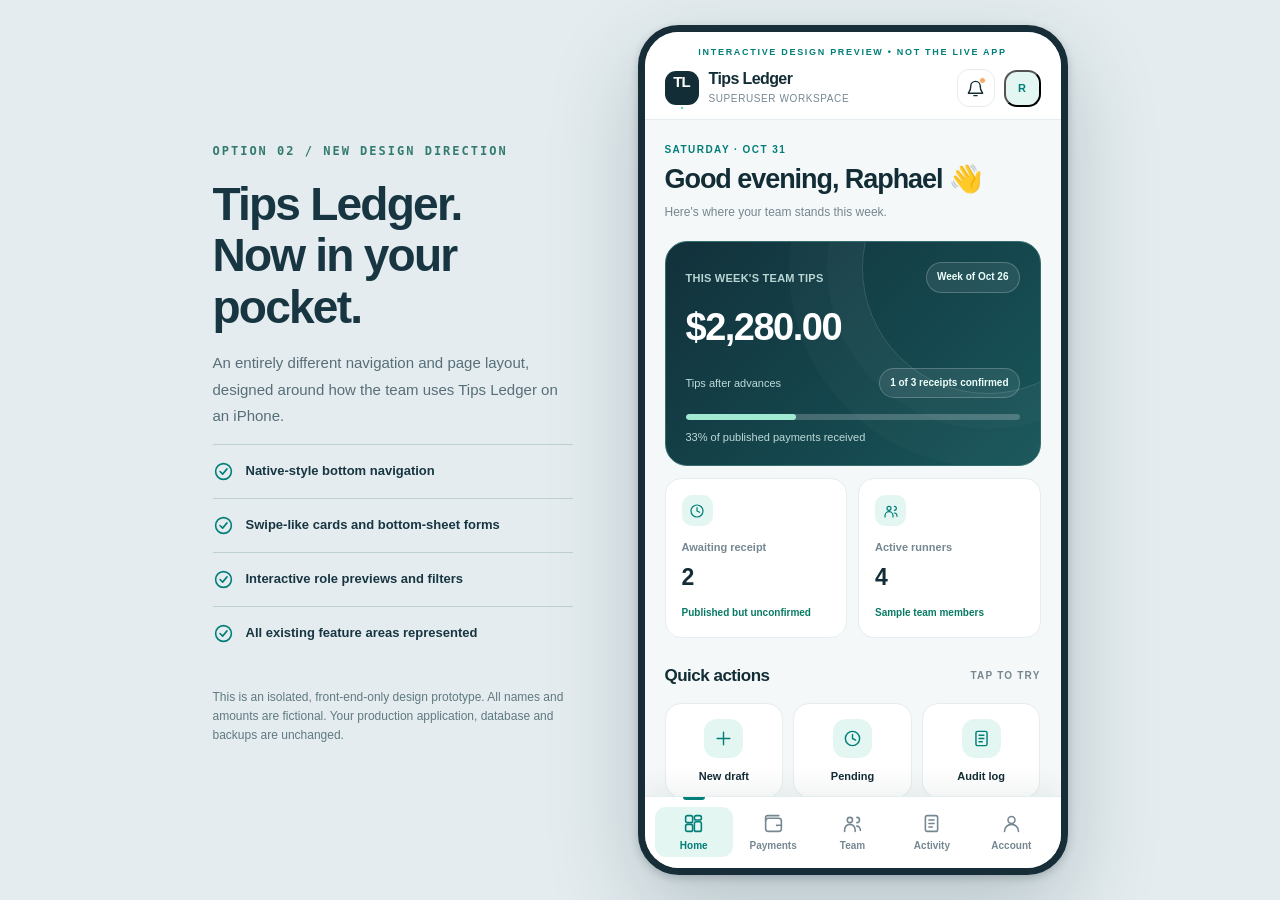
<file: design-previews/option2-mobile/index.html>
<!DOCTYPE html>
<html lang="en" data-theme="light">
<head>
<meta charset="UTF-8">
<meta name="viewport" content="width=device-width, initial-scale=1, viewport-fit=cover">
<meta name="theme-color" content="#f5f8f9">
<meta name="robots" content="noindex,nofollow">
<meta name="description" content="Tips Ledger Option 2 mobile-first design concept. Static demo with fictional data; not connected to the real app.">
<title>Tips Ledger — Option 2 Mobile App Preview</title>
<link rel="stylesheet" href="./styles.css">
<script src="./script.js" defer></script>
</head>
<body>
<svg aria-hidden="true" xmlns="http://www.w3.org/2000/svg" style="position:absolute;height:0;width:0;overflow:hidden">
<symbol id="ic-home" viewBox="0 0 24 24"><rect x="3" y="3" width="8" height="8" rx="2"/><rect x="13" y="3" width="8" height="5" rx="2"/><rect x="13" y="10" width="8" height="11" rx="2"/><rect x="3" y="13" width="8" height="8" rx="2"/></symbol>
<symbol id="ic-wallet" viewBox="0 0 24 24"><rect x="3" y="6" width="18" height="15" rx="3"/><path d="M3 9V5a2 2 0 012-2h13M15.5 14h5.5"/><path d="M16 14.5h.01"/></symbol>
<symbol id="ic-users" viewBox="0 0 24 24"><circle cx="9" cy="8" r="3"/><path d="M3 21v-2a6 6 0 0112 0v2M17 11a3 3 0 000-6M17 15c2 0 4 2 4 5"/></symbol>
<symbol id="ic-activity" viewBox="0 0 24 24"><rect x="5" y="3" width="14" height="18" rx="2"/><path d="M9 8h6M9 12h6M9 16h4"/></symbol>
<symbol id="ic-user" viewBox="0 0 24 24"><circle cx="12" cy="8" r="4"/><path d="M4 21a8 8 0 0116 0"/></symbol>
<symbol id="ic-bell" viewBox="0 0 24 24"><path d="M18 9a6 6 0 00-12 0c0 7-3 7-3 9h18c0-2-3-2-3-9M10 21h4"/></symbol>
<symbol id="ic-plus" viewBox="0 0 24 24"><path d="M12 4v16M4 12h16"/></symbol>
<symbol id="ic-arrow-right" viewBox="0 0 24 24"><path d="M4 12h16M14 6l6 6-6 6"/></symbol>
<symbol id="ic-arrow-up" viewBox="0 0 24 24"><path d="M12 20V4m-6 6l6-6 6 6"/></symbol>
<symbol id="ic-chevron-right" viewBox="0 0 24 24"><path d="M9 5l7 7-7 7"/></symbol>
<symbol id="ic-chevron-down" viewBox="0 0 24 24"><path d="M6 9l6 6 6-6"/></symbol>
<symbol id="ic-check" viewBox="0 0 24 24"><path d="M4 12l5 5L20 6"/></symbol>
<symbol id="ic-check-circle" viewBox="0 0 24 24"><circle cx="12" cy="12" r="9"/><path d="M8 12l3 3 5-6"/></symbol>
<symbol id="ic-clock" viewBox="0 0 24 24"><circle cx="12" cy="12" r="9"/><path d="M12 7v5l4 2"/></symbol>
<symbol id="ic-shield" viewBox="0 0 24 24"><path d="M12 2l8 3v6c0 5-3 9-8 11-5-2-8-6-8-11V5z"/><path d="M9 12l2 2 4-4"/></symbol>
<symbol id="ic-settings" viewBox="0 0 24 24"><circle cx="12" cy="12" r="3.5"/><path d="M10 2h4l.7 2.3 2 1.2 2.3-.6 2 3.6-1.7 1.7v2.6l1.7 1.7-2 3.6-2.3-.6-2 1.2L14 22h-4l-.7-2.3-2-1.2-2.3.6-2-3.6 1.7-1.7v-2.6L3 9.5l2-3.6 2.3.6 2-1.2z"/></symbol>
<symbol id="ic-filter" viewBox="0 0 24 24"><path d="M4 6h16M7 12h10M10 18h4"/></symbol>
<symbol id="ic-download" viewBox="0 0 24 24"><path d="M12 3v12m-5-5l5 5 5-5M4 17v4h16v-4"/></symbol>
<symbol id="ic-edit" viewBox="0 0 24 24"><path d="M4 17l-1 4 4-1L20 7l-3-3L4 17zM14 7l3 3"/></symbol>
<symbol id="ic-trash" viewBox="0 0 24 24"><path d="M4 6h16M9 6V4h6v2M6 6l1 15h10l1-15M10 10v7m4-7v7"/></symbol>
<symbol id="ic-eye" viewBox="0 0 24 24"><path d="M2 12s4-7 10-7 10 7 10 7-4 7-10 7-10-7-10-7z"/><circle cx="12" cy="12" r="3"/></symbol>
<symbol id="ic-refresh" viewBox="0 0 24 24"><path d="M20 11a8 8 0 00-14-5L4 8M4 4v4h4M4 13a8 8 0 0014 5l2-2m0 4v-4h-4"/></symbol>
<symbol id="ic-chart" viewBox="0 0 24 24"><path d="M3 20h18M5 16l5-6 4 4 6-9"/></symbol>
<symbol id="ic-moon" viewBox="0 0 24 24"><path d="M20 16a8 8 0 01-12-12 8 8 0 1012 12z"/></symbol>
<symbol id="ic-sun" viewBox="0 0 24 24"><circle cx="12" cy="12" r="4"/><path d="M12 2v2M12 20v2M2 12h2m16 0h2M5 5l1.5 1.5M17.5 17.5 19 19M19 5l-1.5 1.5M6.5 17.5 5 19"/></symbol>
<symbol id="ic-lock" viewBox="0 0 24 24"><rect x="4" y="10" width="16" height="12" rx="2"/><path d="M8 10V7a4 4 0 018 0v3"/></symbol>
<symbol id="ic-x" viewBox="0 0 24 24"><path d="M5 5l14 14M19 5L5 19"/></symbol>
<symbol id="ic-info" viewBox="0 0 24 24"><circle cx="12" cy="12" r="9"/><path d="M12 11v6m0-10v.5"/></symbol>
<symbol id="ic-log-out" viewBox="0 0 24 24"><path d="M10 4H5a2 2 0 00-2 2v12a2 2 0 002 2h5M13 8l4 4-4 4m4-4H8"/></symbol>
<symbol id="ic-calendar" viewBox="0 0 24 24"><rect x="3" y="5" width="18" height="16" rx="2"/><path d="M7 3v4m10-4v4M3 10h18"/></symbol>
<symbol id="ic-sparkles" viewBox="0 0 24 24"><path d="M12 2l2 7 7 2-7 2-2 7-2-7-7-2 7-2zM19 18l.8 2.2L22 21l-2.2.8L19 24l-.8-2.2L16 21l2.2-.8z"/></symbol>
<symbol id="ic-more" viewBox="0 0 24 24"><circle cx="5" cy="12" r="1.2"/><circle cx="12" cy="12" r="1.2"/><circle cx="19" cy="12" r="1.2"/></symbol>
<symbol id="ic-send" viewBox="0 0 24 24"><path d="M22 2L11 13M22 2l-6 20-5-9-9-5z"/></symbol>
<symbol id="ic-receipt" viewBox="0 0 24 24"><path d="M5 3l2 2 3-2 2 2 3-2 3 2 1-2v18l-2-2-3 2-2-2-3 2-2-2-2 2zM8 10h8M8 14h6"/></symbol>
<symbol id="ic-search" viewBox="0 0 24 24"><circle cx="11" cy="11" r="7"/><path d="M16 16l5 5"/></symbol>
<symbol id="ic-target" viewBox="0 0 24 24"><circle cx="12" cy="12" r="9"/><circle cx="12" cy="12" r="5"/><circle cx="12" cy="12" r="1"/></symbol>
<symbol id="ic-rotate" viewBox="0 0 24 24"><path d="M5 12a7 7 0 017-7 8 8 0 018 8M20 5v8h-8M19 12a7 7 0 01-7 7 8 8 0 01-8-8M4 19v-8h8"/></symbol>
</svg>
<div class="stage">
 <aside class="outside">
  <div class="mono">OPTION 02 / NEW DESIGN DIRECTION</div>
  <h1>Tips Ledger.<br>Now in your pocket.</h1>
  <p>An entirely different navigation and page layout, designed around how the team uses Tips Ledger on an iPhone.</p>
  <div class="feature"><svg class="i"><use href="#ic-check-circle"></use></svg> Native-style bottom navigation</div>
  <div class="feature"><svg class="i"><use href="#ic-check-circle"></use></svg> Swipe-like cards and bottom-sheet forms</div>
  <div class="feature"><svg class="i"><use href="#ic-check-circle"></use></svg> Interactive role previews and filters</div>
  <div class="feature"><svg class="i"><use href="#ic-check-circle"></use></svg> All existing feature areas represented</div>
  <p class="subnote">This is an isolated, front-end-only design prototype. All names and amounts are fictional. Your production application, database and backups are unchanged.</p>
 </aside>
 <div class="phone" id="phone">
  <header class="topbar">
   <div class="demo-strip">INTERACTIVE DESIGN PREVIEW • NOT THE LIVE APP</div>
   <div class="topbar-row">
    <div class="brand">
     <div class="logo">TL<span style="color:#6ed9c2">.</span></div>
     <div><div class="brand-t">Tips Ledger</div><div class="brand-sub" id="roleHeader">SUPERUSER WORKSPACE</div></div>
    </div>
    <div class="top-actions">
     <button type="button" id="notificationsButton" class="icon-btn" aria-label="Preview notifications"><svg class="i"><use href="#ic-bell"></use></svg><span class="dot" aria-hidden="true"></span></button>
     <button type="button" id="profileButton" aria-label="Switch preview role" class="avatar">RA</button>
    </div>
   </div>
  </header>
  <div class="phone-scroll" id="scroller">
   <section id="screen-home" class="screen-page active" aria-label="Overview">
    <div class="heading-row" style="margin-bottom:19px;align-items:flex-start">
     <div><div class="page-overline" id="greetingDate">SATURDAY · OCT 31</div><h1 id="welcomeTitle" class="page-title">Good evening, Raphael 👋</h1><p id="welcomeSub" class="page-sub">Here’s where your team stands this week.</p></div>
    </div>
    <div id="homeContent"></div>
   </section>
   <section id="screen-payments" class="screen-page" aria-label="Payments">
    <div class="heading-row" style="align-items:flex-start">
     <div><div class="page-overline">WEEKLY LEDGER</div><h1 class="page-title">Payments</h1><p class="page-sub">Every payout, beautifully organized.</p></div>
     <button id="newDraftTop" class="btn-primary brand-btn btn-small" type="button"><svg class="i sm"><use href="#ic-plus"></use></svg> New</button>
    </div>
    <div id="paymentTopSummary"></div>
    <div class="heading-row section-gap" style="margin-bottom:12px"><h2 class="section-title">Payment history</h2><button id="exportButton" class="btn-soft" type="button"><svg class="i sm"><use href="#ic-download"></use></svg> Excel</button></div>
    <div class="compact-filters" id="paymentStatusTabs" aria-label="Filter payments by status">
     <button class="filter-chip selected" data-status="" type="button">All</button>
     <button class="filter-chip" data-status="draft" type="button">Drafts</button>
     <button class="filter-chip" data-status="published" type="button">Published</button>
     <button class="filter-chip" data-status="received" type="button">Received</button>
    </div>
    <div class="filter-box section-gap" style="margin-top:13px;margin-bottom:13px">
     <div class="form-grid">
      <div class="field"><label for="paymentFrom">From</label><input id="paymentFrom" type="date"></div>
      <div class="field"><label for="paymentTo">To</label><input id="paymentTo" type="date"></div>
      <div class="field full" id="runnerFilterWrap"><label for="paymentRunner">Runner</label><select id="paymentRunner"><option value="">All runners</option></select></div>
     </div>
     <div class="row space" style="margin-top:9px"><span id="paymentsCount" class="small-sub"></span><button id="clearPaymentFilters" type="button" class="btn-quiet">Clear filters</button></div>
    </div>
    <div id="paymentList" class="stack"></div>
   </section>
   <section id="screen-team" class="screen-page" aria-label="Employees">
    <div class="heading-row" style="align-items:flex-start">
     <div><div class="page-overline">OUR PEOPLE</div><h1 class="page-title">The team</h1><p class="page-sub">People, permissions and hourly rates.</p></div>
     <button id="addEmployeeButton" class="btn-primary brand-btn btn-small" type="button"><svg class="i sm"><use href="#ic-plus"></use></svg> Add</button>
    </div>
    <div id="teamStats"></div>
    <div class="section-gap">
     <div class="field" style="position:relative">
      <label for="teamSearch">Search people</label>
      <input id="teamSearch" type="search" placeholder="Find a team member…">
     </div>
    </div>
    <div class="row space" style="margin:16px 0 11px">
     <h2 class="section-title">Employee directory</h2><span class="small-sub" id="teamCount"></span>
    </div>
    <div id="teamList" class="stack"></div>
    <div class="section-gap section-note"><svg class="i sm" style="vertical-align:-3px"><use href="#ic-shield"></use></svg> Role permissions are the same as the current app. Superuser manages Admins, Managers and Runners; Admin manages Managers and Runners; Managers and Runners cannot manage staff.</div>
   </section>
   <section id="screen-audit" class="screen-page" aria-label="Audit Log">
    <div class="page-overline">CONTROL & ACCOUNTABILITY</div><h1 class="page-title">Activity log</h1><p class="page-sub">Every important change, in one clear timeline.</p>
    <div class="filter-box section-gap">
     <div class="heading-row" style="margin-bottom:11px"><h2 class="section-title" style="font-size:14px">Search audit log</h2><svg class="i sm" style="color:var(--muted)"><use href="#ic-filter"></use></svg></div>
     <div class="form-stack">
      <div class="field"><label for="auditAction">Action</label><select id="auditAction"><option value="">All actions</option><option value="employee.created">Employee created</option><option value="employee.activated">Employee activated</option><option value="employee.deactivated">Employee deactivated</option><option value="employee.permanently_deleted">Employee permanently deleted</option><option value="payment.draft_created">Payment draft created</option><option value="payment.edited">Payment edited</option><option value="payment.published">Payment published</option><option value="payment.receipt_confirmed">Payment receipt confirmed</option><option value="hourly_rate.update">Rate updated</option></select></div>
      <div class="field"><label for="auditActor">Performed by</label><select id="auditActor"><option value="">All Managers, Admins &amp; Superuser</option></select></div>
      <div class="field"><label for="auditEmployee">Employee</label><select id="auditEmployee"><option value="">All employees (except Superuser)</option></select></div>
      <div class="form-grid"><div class="field"><label for="auditFrom">From</label><input type="date" id="auditFrom"></div><div class="field"><label for="auditTo">To</label><input type="date" id="auditTo"></div></div>
     </div>
     <div class="row space" style="margin-top:11px"><button type="button" class="btn-primary brand-btn btn-small" id="auditSearch"><svg class="i sm"><use href="#ic-search"></use></svg> Search</button><button id="auditClear" type="button" class="btn-quiet">Clear filters</button></div>
    </div>
    <div class="heading-row section-gap"><h2 class="section-title">Timeline</h2><span class="small-sub" id="auditCount"></span></div>
    <div class="card" style="padding:18px 13px">
      <div id="auditList"></div>
      <button type="button" id="auditShowMore" class="btn-soft" style="width:100%;justify-content:center;margin-top:4px">Show 10 more <svg class="i sm"><use href="#ic-chevron-down"></use></svg></button>
    </div>
   </section>
   <section id="screen-profile" class="screen-page" aria-label="Account">
    <div class="page-overline">YOUR WORKSPACE</div><h1 class="page-title">Account</h1><p class="page-sub">Your profile and personal preferences.</p>
    <div id="profileCard" class="card section-gap"></div>
    <div class="section-gap heading-row"><h2 class="section-title">Preview settings</h2><span class="demo-only">Safe to explore</span></div>
    <div class="card" style="padding:4px 16px">
     <div class="settings-row"><span class="setting-icon"><svg class="i"><use href="#ic-users"></use></svg></span><div class="details"><strong>Preview as a different role</strong><small>See the exact visibility rules</small></div><button id="rolePickerButton" class="btn-soft btn-small" type="button">Switch <svg class="i sm"><use href="#ic-chevron-down"></use></svg></button></div>
     <div class="settings-row"><span class="setting-icon"><svg class="i"><use href="#ic-moon"></use></svg></span><div class="details"><strong>Dark appearance</strong><small>Try a dark version of this layout</small></div><button id="themeSwitch" type="button" class="switch" aria-label="Toggle dark mode" aria-pressed="false"></button></div>
     <div class="settings-row"><span class="setting-icon"><svg class="i"><use href="#ic-bell"></use></svg></span><div class="details"><strong>Push notifications</strong><small>Enabled • Preview status only</small></div><span class="pill received"><i></i>On</span></div>
     <div class="settings-row"><span class="setting-icon"><svg class="i"><use href="#ic-lock"></use></svg></span><div class="details"><strong>Change password</strong><small>12 character minimum in the real app</small></div><button class="icon-btn" style="height:32px;width:32px" id="passwordButton" aria-label="Preview password settings"><svg class="i sm"><use href="#ic-chevron-right"></use></svg></button></div>
    </div>
    <div class="card section-gap">
     <h2 class="section-title" style="font-size:14px">Notification troubleshooting</h2><p class="small-sub" style="margin-top:7px">The production version supports re-registering the device, sending a test push, and disabling notifications.</p>
     <details id="troubleshooting"><summary>Open troubleshooting options</summary><p>This preview never requests notification permission or sends real push messages.</p><div class="stack" style="gap:8px"><button class="btn-soft" data-simulate="Device re-registration is available in the real app.">Re-register device</button><button class="btn-soft" data-simulate="Test push is available in the real app.">Send test push</button><button class="btn-soft" data-simulate="Notifications were not changed in this demo.">Disable on this device</button></div></details>
    </div>
    <button class="btn-soft section-gap" id="signOutButton" style="width:100%;justify-content:center"><svg class="i sm"><use href="#ic-log-out"></use></svg> Sign out (preview)</button>
    <p class="small-sub" style="text-align:center;margin:17px 0 0">Concept 02 · Mobile First · Fictional demo</p>
   </section>
  </div>
  <nav class="bottom-nav" id="bottomNav" aria-label="Main navigation">
   <button type="button" data-page="home" class="nav-item active" aria-current="page"><svg class="i"><use href="#ic-home"></use></svg>Home</button>
   <button type="button" data-page="payments" class="nav-item"><svg class="i"><use href="#ic-wallet"></use></svg>Payments</button>
   <button type="button" data-page="team" class="nav-item"><svg class="i"><use href="#ic-users"></use></svg>Team</button>
   <button type="button" data-page="audit" class="nav-item"><svg class="i"><use href="#ic-activity"></use></svg>Activity</button>
   <button type="button" data-page="profile" class="nav-item"><svg class="i"><use href="#ic-user"></use></svg>Account</button>
  </nav>
 </div>
</div>
<div class="overlay" id="sheetOverlay" role="presentation" aria-hidden="true">
 <div class="sheet" id="sheet" role="dialog" aria-modal="true" aria-labelledby="sheetTitle">
  <div class="handle"></div>
  <div class="sheet-head"><h2 id="sheetTitle">Preview</h2><button type="button" id="closeSheet" class="close-btn" aria-label="Close dialog"><svg class="i"><use href="#ic-x"></use></svg></button></div>
  <div id="sheetBody"></div>
 </div>
</div>
<div class="toast" id="toast" role="status" aria-live="polite"></div>
</body>
</html>
</file>
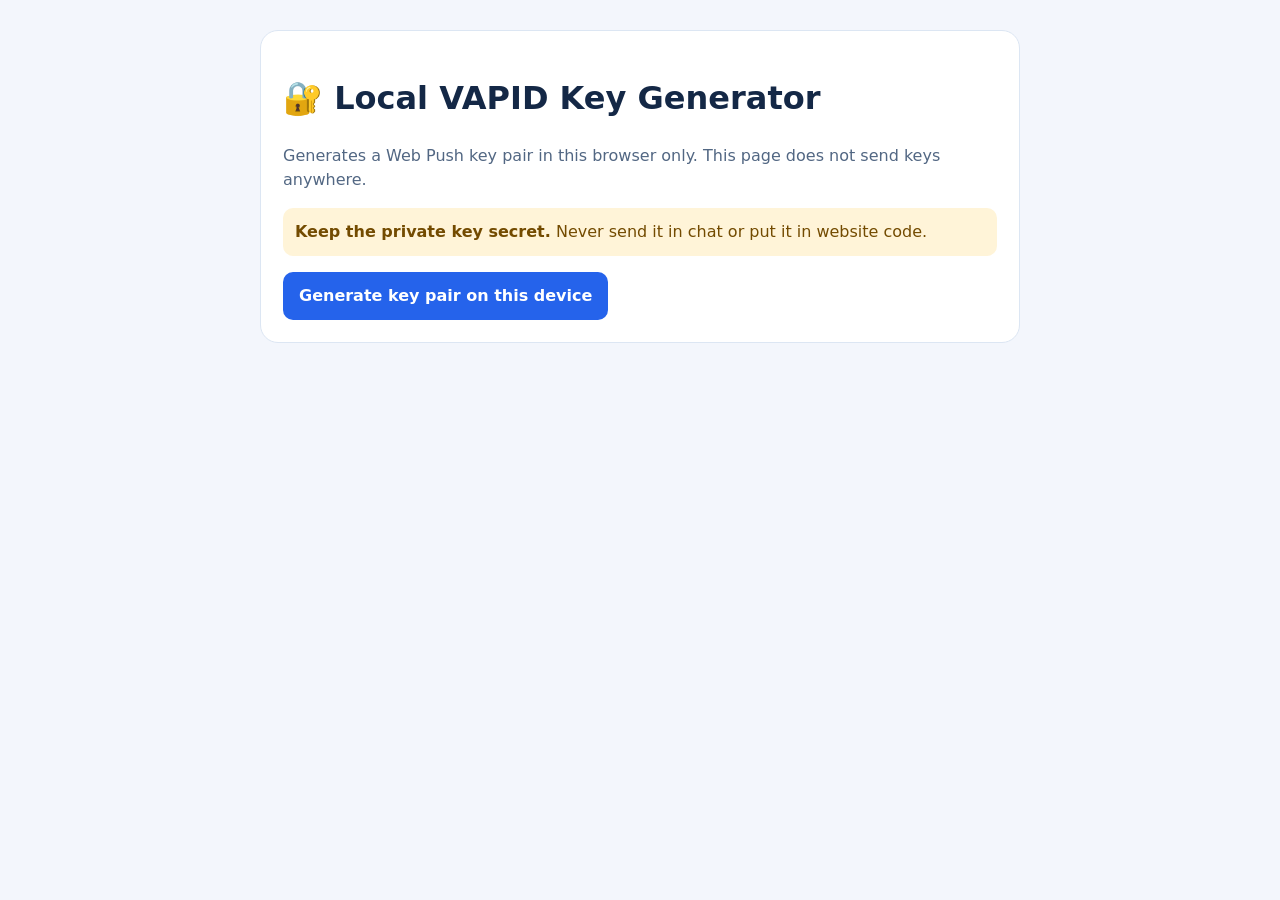
<file: vapid-key-generator.html>
<!doctype html>
<html lang="en"><head><meta charset="utf-8"><meta name="viewport" content="width=device-width,initial-scale=1"><meta name="referrer" content="no-referrer"><title>Local VAPID Key Generator</title>
<style>body{font:16px/1.5 system-ui,-apple-system,sans-serif;max-width:760px;margin:30px auto;padding:0 16px;color:#142846;background:#f3f6fc}main{background:white;border:1px solid #dce6f3;border-radius:18px;padding:22px}button{padding:12px 16px;background:#2563eb;color:white;border:0;border-radius:10px;font:inherit;font-weight:700}label{display:block;font-weight:700;margin:18px 0 6px}textarea{width:100%;min-height:84px;box-sizing:border-box;border:1px solid #cbd8e8;border-radius:9px;padding:10px;font:13px ui-monospace,monospace;overflow-wrap:anywhere}p{color:#526783}.warn{background:#fff4d8;padding:12px;border-radius:10px;color:#734b00}</style></head>
<body><main><h1>🔐 Local VAPID Key Generator</h1><p>Generates a Web Push key pair in this browser only. This page does not send keys anywhere.</p><p class="warn"><b>Keep the private key secret.</b> Never send it in chat or put it in website code.</p><button id="generate">Generate key pair on this device</button><div id="results" hidden><label>Public key (safe to share with your app)</label><textarea id="pub" readonly></textarea><button id="copyPub">Copy public key</button><label>Private key (SECRET — save only in Supabase Edge Function secrets)</label><textarea id="priv" readonly></textarea><button id="copyPriv">Copy private key</button><p id="status" aria-live="polite"></p></div><script>
const b64url = bytes => { let bin=''; for(const b of bytes) bin+=String.fromCharCode(b); return btoa(bin).replace(/=/g,'').replace(/\\+/g,'-').replace(/\\//g,'_'); };
document.getElementById('generate').onclick=async()=>{
 try{
  const pair=await crypto.subtle.generateKey({name:'ECDSA',namedCurve:'P-256'},true,['sign','verify']);
  const jwk=await crypto.subtle.exportKey('jwk',pair.privateKey);
  const pub=await crypto.subtle.exportKey('raw',pair.publicKey);
  if(pub.byteLength!==65||pub[0]!==4||!jwk.d) throw new Error('Unexpected key format');
  document.getElementById('pub').value=b64url(new Uint8Array(pub));
  document.getElementById('priv').value=jwk.d;
  document.getElementById('results').hidden=false;
  document.getElementById('status').textContent='Generated locally. Save the private key directly into Supabase secrets.';
 }catch(e){alert('Key generation failed: '+e.message)}
};
document.getElementById('copyPub').onclick=async()=>{await navigator.clipboard.writeText(document.getElementById('pub').value);document.getElementById('status').textContent='Public key copied.'};
document.getElementById('copyPriv').onclick=async()=>{await navigator.clipboard.writeText(document.getElementById('priv').value);document.getElementById('status').textContent='Private key copied. Paste it only into Supabase secrets.'};
</script></main></body></html>
</file>
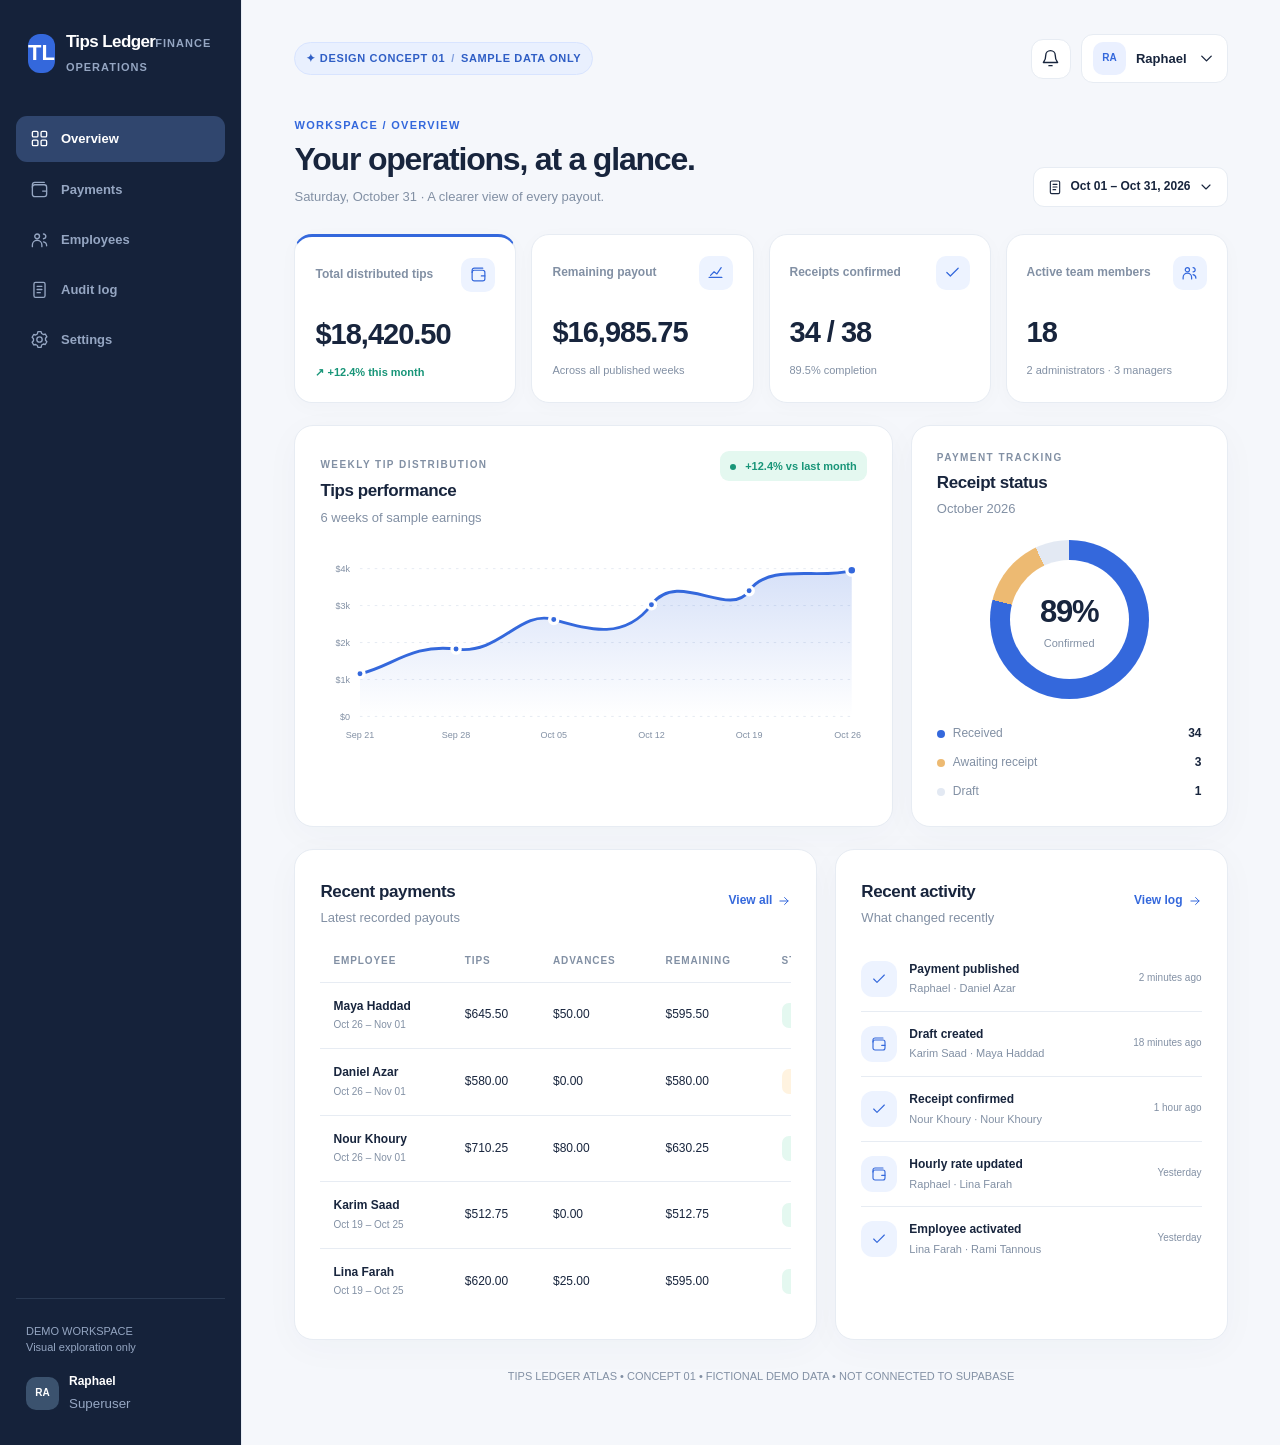
<file: design-previews/concept-01-atlas.html>
<!doctype html><html lang="en"><head><meta charset="utf-8"><meta name="viewport" content="width=device-width, initial-scale=1, viewport-fit=cover"><meta name="theme-color" content="#f5f7fb"><meta name="robots" content="noindex,nofollow"><title>Tips Ledger — Atlas Design Preview</title><style>*{box-sizing:border-box}html{scroll-behavior:smooth}body{margin:0;font-family:Inter,-apple-system,BlinkMacSystemFont,"Segoe UI",Arial,sans-serif;background:var(--bg);color:var(--text);line-height:1.48;-webkit-font-smoothing:antialiased}button,select,input{font:inherit}button{cursor:pointer;border:0}.icon{width:19px;height:19px;fill:none;stroke:currentColor;stroke-linecap:round;stroke-linejoin:round;stroke-width:1.7;flex-shrink:0}.app-shell{min-height:100vh;display:flex}.sidebar{width:242px;flex-shrink:0;display:flex;flex-direction:column;background:var(--side);color:var(--side-text);padding:30px 16px;border-right:1px solid var(--line)}.brand{display:flex;align-items:center;gap:11px;padding:0 12px;margin-bottom:39px;text-decoration:none;color:inherit}.brand-logo{width:39px;height:39px;display:grid;place-items:center;border-radius:12px;background:var(--logo);font-size:22px;font-weight:900;color:var(--logo-text)}.brand-title{font-size:17px;letter-spacing:-.6px;font-weight:800;line-height:1.2}.brand-sub{font-size:11px;color:var(--side-muted);margin-top:3px;letter-spacing:1px;font-weight:600;text-transform:uppercase}.nav{display:flex;flex-direction:column;gap:5px}.nav-link{width:100%;border-radius:11px;padding:13px 14px;display:flex;align-items:center;gap:12px;color:var(--side-muted);background:transparent;text-align:left;font-size:13px;font-weight:650;transition:.15s}.nav-link:hover{background:var(--nav-hover);color:var(--side-text)}.nav-link.selected{color:var(--nav-active-text);background:var(--nav-active)}.sidebar-bottom{margin-top:auto;padding:24px 10px 0;border-top:1px solid var(--side-line)}.side-help{font-size:11px;color:var(--side-muted)}.sidebar-user{display:flex;align-items:center;gap:10px;margin-top:18px}.sidebar-user .avatar{background:var(--user-bg);color:var(--side-text)}.sidebar-user b{display:block;font-size:12px}.sidebar-user small{color:var(--side-muted)}.main{width:calc(100% - 242px);min-width:0;padding:34px clamp(20px,4.1vw,70px) 60px;max-width:1740px;margin:auto}.preview-alert{font-size:11px;letter-spacing:.65px;font-weight:700;background:var(--preview-bg);color:var(--preview-text);border:1px solid var(--preview-line);border-radius:20px;padding:7px 11px;display:inline-flex;gap:6px;align-items:center}.main-head{display:flex;align-items:center;justify-content:space-between;gap:16px;margin-bottom:30px}.crumb{font-size:12px;color:var(--muted)}.head-actions{display:flex;align-items:center;gap:10px}.round-btn{width:40px;height:40px;display:grid;place-items:center;border-radius:12px;background:var(--card);border:1px solid var(--line);color:var(--text)}.head-profile{background:var(--card);border:1px solid var(--line);border-radius:12px;padding:7px 11px;display:flex;align-items:center;gap:10px;font-size:13px;font-weight:650}.avatar{background:var(--avatar-bg);color:var(--accent);width:33px;height:33px;border-radius:10px;display:inline-grid;place-items:center;font-size:10px;font-weight:800;flex-shrink:0}.page{display:none}.page.active{display:block}.section-head{display:flex;align-items:end;justify-content:space-between;gap:12px;flex-wrap:wrap;margin-bottom:27px}.eyebrow{text-transform:uppercase;font-weight:750;font-size:11px;letter-spacing:2px;color:var(--accent)}h1{font-size:32px;line-height:1.22;margin:7px 0 8px;letter-spacing:-1.2px;font-weight:770}h2{font-size:19px;line-height:1.25;margin:0 0 5px;letter-spacing:-.4px}h3{font-size:17px;line-height:1.28;letter-spacing:-.4px;margin:6px 0}p{margin:0}.subtle{font-size:13px;color:var(--muted)}.date-chip{display:inline-flex;align-items:center;gap:7px;border:1px solid var(--line);border-radius:11px;padding:10px 13px;color:var(--text);background:var(--card);font-size:12px;font-weight:650}.date-chip .icon{width:16px;height:16px}.metrics{display:grid;grid-template-columns:repeat(4,minmax(0,1fr));gap:15px;margin-bottom:22px}.metric{border:1px solid var(--line);background:var(--card);border-radius:18px;padding:21px 20px;min-width:0;position:relative;overflow:hidden;box-shadow:var(--shadow)}.metric-head{display:flex;align-items:center;justify-content:space-between;gap:10px}.metric-head small{font-size:12px;font-weight:650;color:var(--muted)}.metric-icon{width:34px;height:34px;display:grid;place-items:center;border-radius:10px;background:var(--icon-bg);color:var(--accent)}.metric-icon .icon{width:17px;height:17px}.metric-value{font-size:clamp(21px,2.35vw,29px);font-weight:800;letter-spacing:-1px;white-space:nowrap;margin:21px 0 9px;font-variant-numeric:tabular-nums}.metric-foot{font-size:11px;color:var(--muted)}.positive{color:var(--positive);font-weight:750}.dashboard-grid{display:grid;grid-template-columns:minmax(0,1.7fr) minmax(240px,.9fr);gap:18px;margin-bottom:22px}.card{background:var(--card);border:1px solid var(--line);border-radius:19px;padding:25px;box-shadow:var(--shadow);min-width:0}.graph-head{display:flex;align-items:start;justify-content:space-between;gap:12px;flex-wrap:wrap}.graph-caption{font-size:10px;letter-spacing:1.45px;color:var(--muted);font-weight:750}.graph-tag{font-size:11px;color:var(--positive);background:var(--success-bg);padding:7px 10px;border-radius:9px;font-weight:750;white-space:nowrap}.green-dot{display:inline-block;background:var(--positive);width:6px;height:6px;border-radius:50%;margin-right:6px}.chart-wrap{margin:17px -6px -8px;overflow-x:auto}.chart{width:100%;height:auto;min-width:390px;display:block}.donut{border-radius:50%;width:159px;height:159px;margin:22px auto 26px;display:grid;place-items:center;background:conic-gradient(var(--accent) 0 79%,var(--donut2) 79% 93%,var(--donut3) 93% 100%)}.donut-inner{width:119px;height:119px;border-radius:50%;background:var(--card);display:flex;align-items:center;justify-content:center;flex-direction:column}.donut-inner b{font-size:31px;letter-spacing:-1.2px}.donut-inner span{font-size:11px;color:var(--muted)}.legend{display:grid;gap:11px;font-size:12px}.legend-row{display:flex;justify-content:space-between;align-items:center;gap:10px}.legend-label{display:flex;gap:8px;align-items:center;color:var(--muted)}.legend-label i{display:inline-block;width:8px;height:8px;border-radius:50%;background:var(--accent)}.legend-row:nth-child(2) i{background:var(--donut2)}.legend-row:nth-child(3) i{background:var(--donut3)}.legend b{font-weight:750}.activity-list{padding:0;margin:19px 0 0;list-style:none}.activity-row{display:flex;align-items:center;gap:12px;padding:14px 0;border-bottom:1px solid var(--line)}.activity-row:last-child{border-bottom:0}.activity-ico{width:36px;height:36px;border-radius:12px;flex-shrink:0;display:grid;place-items:center;color:var(--accent);background:var(--icon-bg)}.activity-ico .icon{width:16px;height:16px}.activity-desc{display:flex;flex-direction:column;min-width:0;gap:2px}.activity-desc b{font-size:12px;font-weight:700}.activity-desc small{color:var(--muted);font-size:11px}.activity-time{margin-left:auto;white-space:nowrap;font-size:10px;color:var(--muted)}.card-top{display:flex;align-items:center;justify-content:space-between;gap:10px;flex-wrap:wrap;margin-bottom:13px}.table-wrap{overflow:auto}table{width:100%;border-collapse:collapse;min-width:580px}th{text-align:left;text-transform:uppercase;letter-spacing:.9px;color:var(--muted);font-size:10px;font-weight:750;padding:13px 13px;border-bottom:1px solid var(--line)}td{padding:15px 13px;font-size:12px;border-bottom:1px solid var(--line)}tr:last-child td{border-bottom:0}.weight{font-weight:750}.money{font-variant-numeric:tabular-nums;white-space:nowrap}td small{display:block;color:var(--muted);font-size:10px;margin-top:3px}.status{display:inline-flex;align-items:center;gap:6px;padding:5px 9px;border-radius:7px;font-size:10px;font-weight:750;background:var(--success-bg);color:var(--positive);white-space:nowrap}.status i{height:6px;width:6px;border-radius:50%;background:currentColor}.status.published{background:var(--pending-bg);color:var(--pending-color)}.status.inactive{background:var(--neutral-bg);color:var(--muted)}.person{display:flex;align-items:center;gap:10px}.person .avatar{width:30px;height:30px;border-radius:9px}.text-btn{border:0;background:transparent;color:var(--accent);font-weight:750;font-size:12px;padding:8px 0;display:inline-flex;gap:5px;align-items:center}.text-btn .icon{height:14px;width:14px}.primary-btn{background:var(--accent);color:var(--primary-text);border-radius:10px;font-size:12px;font-weight:750;padding:11px 16px;display:inline-flex;align-items:center;gap:8px}.primary-btn .icon{width:15px;height:15px}.mock-note{font-size:12px;color:var(--muted);border:1px dashed var(--line);border-radius:10px;padding:14px;background:var(--note-bg);margin-top:18px}.tag{display:inline-block;padding:6px 10px;background:var(--icon-bg);border-radius:7px;color:var(--accent);font-size:11px;font-weight:700}.filterbar{display:flex;gap:9px;flex-wrap:wrap;align-items:center}.filterbar select,.filterbar input{color:var(--text);background:var(--card);border:1px solid var(--line);min-height:38px;padding:8px 12px;border-radius:9px;max-width:100%;font-size:12px}.filterbar input{min-width:210px}.info-grid{display:grid;grid-template-columns:repeat(2,minmax(0,1fr));gap:16px;margin-bottom:18px}.info-tile{border-radius:13px;padding:18px;background:var(--note-bg);border:1px solid var(--line)}.info-tile b{display:block;font-size:22px;margin:7px 0}.info-tile span{font-size:12px;color:var(--muted)}.form-field{display:grid;gap:7px;margin:15px 0}.form-field label{font-size:12px;font-weight:650;color:var(--muted)}.form-field input,.form-field select{border:1px solid var(--line);color:var(--text);background:var(--bg);padding:13px;border-radius:9px}.footer{text-align:center;color:var(--muted);font-size:11px;margin-top:28px}.toast{position:fixed;bottom:20px;right:22px;max-width:310px;padding:14px 18px;border-radius:12px;color:#fff;background:#17263a;box-shadow:0 12px 35px #0003;font-size:12px;z-index:100;opacity:0;transform:translateY(15px);transition:.2s;pointer-events:none}.toast.open{opacity:1;transform:none}
@media(max-width:1180px){.metrics{grid-template-columns:repeat(2,minmax(0,1fr))}.dashboard-grid{grid-template-columns:minmax(0,1.4fr) minmax(225px,.8fr)}}
@media(max-width:880px){.sidebar{width:78px;align-items:center;padding:20px 8px}.brand{padding:0;margin-bottom:28px}.brand-copy,.nav-link span,.sidebar-bottom{display:none}.nav-link{width:53px;height:53px;justify-content:center}.main{width:calc(100% - 78px);padding:25px 22px 40px}}
@media(max-width:680px){.app-shell{display:block}.sidebar{width:100%;padding:13px 14px 7px;display:block;position:relative;border-right:0;border-bottom:1px solid var(--line)}.brand{display:flex;margin:0 0 12px 4px}.brand-copy{display:block}.nav{display:flex;flex-direction:row;gap:4px;overflow-x:auto;scrollbar-width:none}.nav-link{width:auto;min-width:61px;height:auto;padding:9px 10px;gap:5px;flex-direction:column;flex-shrink:0;font-size:10px}.nav-link span{display:block;white-space:nowrap}.nav-link .icon{height:17px;width:17px}.main{width:100%;padding:20px 15px 36px}.main-head{margin-bottom:25px}.head-profile{padding:5px 7px}.head-profile .avatar{height:27px;width:27px}.head-profile>span:last-child{display:none}h1{font-size:28px}.metrics{gap:10px}.metric{padding:15px;border-radius:14px}.metric-value{font-size:22px;margin:17px 0 6px}.metric-head small{font-size:11px}.metric-icon{width:28px;height:28px}.dashboard-grid{grid-template-columns:1fr;gap:12px}.card{padding:18px;border-radius:15px}.donut{width:146px;height:146px}.donut-inner{height:106px;width:106px}.section-head{margin-bottom:19px}.info-grid{grid-template-columns:1fr}.activity-time{display:none}.footer{padding-bottom:10px}}
:root{--bg:#f5f7fb;--text:#18253d;--muted:#8290a4;--side:#15223a;--side-text:#fff;--side-muted:#95a6c2;--side-line:#293952;--line:#e7ecf3;--card:#fff;--accent:#3468dc;--positive:#189578;--preview-bg:#e9f0fe;--preview-text:#2f5ec5;--preview-line:#d8e4ff;--logo:#3468dc;--logo-text:#fff;--nav-hover:#263754;--nav-active:#30466e;--nav-active-text:#fff;--user-bg:#3b526e;--avatar-bg:#eaf0ff;--icon-bg:#edf3ff;--success-bg:#e4f8f0;--pending-bg:#fff3e0;--pending-color:#ae751b;--donut2:#edba72;--donut3:#e3e9f3;--chartbg:#fff;--shadow:0 4px 20px #1c355406;--note-bg:#f8faff;--neutral-bg:#f0f2f7;--grid:#e0e6f0;--primary-text:#fff}
.main{background:transparent}.metric:first-child{border-top:3px solid var(--accent)}.card{box-shadow:0 8px 36px #25355008}.brand-logo{border-radius:12px}.main-head{margin-bottom:34px}.eyebrow{letter-spacing:1.3px}</style></head><body><svg xmlns="http://www.w3.org/2000/svg" aria-hidden="true" class="sprites" style="position:absolute;width:0;height:0;overflow:hidden">
<symbol id="ic-grid" viewBox="0 0 24 24"><rect x="3" y="3" width="7" height="7" rx="1.5"/><rect x="14" y="3" width="7" height="7" rx="1.5"/><rect x="3" y="14" width="7" height="7" rx="1.5"/><rect x="14" y="14" width="7" height="7" rx="1.5"/></symbol>
<symbol id="ic-wallet" viewBox="0 0 24 24"><rect x="3" y="6" width="18" height="15" rx="3"/><path d="M3 9V6a3 3 0 013-3h12M16 14h5"/></symbol>
<symbol id="ic-users" viewBox="0 0 24 24"><circle cx="9" cy="8" r="3"/><path d="M3 21v-2a6 6 0 0112 0v2M17 11a3 3 0 000-6M17 15a5 5 0 014 5"/></symbol>
<symbol id="ic-list" viewBox="0 0 24 24"><rect x="5" y="3" width="14" height="19" rx="2"/><path d="M9 8h6M9 12h6M9 16h4"/></symbol>
<symbol id="ic-gear" viewBox="0 0 24 24"><circle cx="12" cy="12" r="3.4"/><path d="M10 2h4l.7 2.4 2.2 1.3 2.4-.6 2 3.5-1.7 1.8v2.6l1.7 1.8-2 3.5-2.4-.6-2.2 1.3L14 22h-4l-.7-2.4-2.2-1.3-2.4.6-2-3.5 1.7-1.8v-2.6L2.7 9.2l2-3.5 2.4.6 2.2-1.3z"/></symbol>
<symbol id="ic-bell" viewBox="0 0 24 24"><path d="M18 8a6 6 0 00-12 0c0 7-3 8-3 9h18c0-1-3-2-3-9M10 21h4"/></symbol>
<symbol id="ic-down" viewBox="0 0 24 24"><path d="M6 9l6 6 6-6"/></symbol>
<symbol id="ic-chart" viewBox="0 0 24 24"><path d="M3 19h18M5 16l5-5 4 3 6-9"/></symbol>
<symbol id="ic-arrow" viewBox="0 0 24 24"><path d="M5 12h14m-6-6l6 6-6 6"/></symbol>
<symbol id="ic-download" viewBox="0 0 24 24"><path d="M12 3v13m-5-5l5 5 5-5M4 18v3h16v-3"/></symbol>
<symbol id="ic-check" viewBox="0 0 24 24"><path d="M4 12l5 5L20 6"/></symbol></svg><div class="app-shell">
<aside class="sidebar"><div class="brand"><span class="brand-logo">TL</span><span class="brand-copy"><span class="brand-title">Tips Ledger</span><span class="brand-sub">Finance operations</span></span></div><nav class="nav" aria-label="Preview navigation">
<button data-go="overview" class="nav-link selected"><svg class="icon"><use href="#ic-grid"></use></svg><span>Overview</span></button>
<button data-go="payments" class="nav-link"><svg class="icon"><use href="#ic-wallet"></use></svg><span>Payments</span></button>
<button data-go="employees" class="nav-link"><svg class="icon"><use href="#ic-users"></use></svg><span>Employees</span></button>
<button data-go="audit" class="nav-link"><svg class="icon"><use href="#ic-list"></use></svg><span>Audit log</span></button>
<button data-go="settings" class="nav-link"><svg class="icon"><use href="#ic-gear"></use></svg><span>Settings</span></button>
</nav><div class="sidebar-bottom"><div class="side-help">DEMO WORKSPACE<br>Visual exploration only</div><div class="sidebar-user"><span class="avatar">RA</span><span><b>Raphael</b><small>Superuser</small></span></div></div></aside>
<main class="main"><header class="main-head"><span class="preview-alert">✦ DESIGN CONCEPT 01 <span style="opacity:.55">/</span> SAMPLE DATA ONLY</span><div class="head-actions"><button class="round-btn" data-toast="Notifications are preview-only." aria-label="Notifications"><svg class="icon"><use href="#ic-bell"></use></svg></button><div class="head-profile"><span class="avatar">RA</span><span>Raphael</span><svg class="icon"><use href="#ic-down"></use></svg></div></div></header><section id="overview" class="page active"><div class="section-head"><div><div class="eyebrow">WORKSPACE / OVERVIEW</div><h1>Your operations, at a glance.</h1><p class="subtle">Saturday, October 31 · A clearer view of every payout.</p></div><span class="date-chip"><svg class="icon"><use href="#ic-list"></use></svg> Oct 01 – Oct 31, 2026 <svg class="icon"><use href="#ic-down"></use></svg></span></div><div class="metrics"><article class="metric"><div class="metric-head"><small>Total distributed tips</small><span class="metric-icon"><svg class="icon"><use href="#ic-wallet"></use></svg></span></div><div class="metric-value">$18,420.50</div><div class="metric-foot"><span class="positive">↗ +12.4% this month</span></div></article><article class="metric"><div class="metric-head"><small>Remaining payout</small><span class="metric-icon"><svg class="icon"><use href="#ic-chart"></use></svg></span></div><div class="metric-value">$16,985.75</div><div class="metric-foot">Across all published weeks</div></article><article class="metric"><div class="metric-head"><small>Receipts confirmed</small><span class="metric-icon"><svg class="icon"><use href="#ic-check"></use></svg></span></div><div class="metric-value">34 / 38</div><div class="metric-foot">89.5% completion</div></article><article class="metric"><div class="metric-head"><small>Active team members</small><span class="metric-icon"><svg class="icon"><use href="#ic-users"></use></svg></span></div><div class="metric-value">18</div><div class="metric-foot">2 administrators · 3 managers</div></article></div>
<div class="dashboard-grid"><div class="card"><div class="graph-head"><div><span class="graph-caption">WEEKLY TIP DISTRIBUTION</span><h3>Tips performance</h3><p class="subtle">6 weeks of sample earnings</p></div><div class="graph-tag"><span class="green-dot"></span> +12.4% vs last month</div></div>
<div class="chart-wrap"><svg class="chart" viewBox="0 0 680 245" role="img" aria-label="Illustrative line chart with sample weekly totals">
<defs><linearGradient id="gradarea" x1="0" x2="0" y1="0" y2="1"><stop offset="0%" stop-color="var(--accent)" stop-opacity=".20"/><stop offset="100%" stop-color="var(--accent)" stop-opacity="0"/></linearGradient></defs>
<g stroke="var(--grid)" stroke-dasharray="3 6" stroke-width="1">
<path d="M56 30H655M56 75H655M56 120H655M56 165H655M56 210H655"/>
</g>
<g fill="var(--muted)" font-family="inherit" font-size="11" text-anchor="end">
<text x="44" y="34">$4k</text><text x="44" y="79">$3k</text><text x="44" y="124">$2k</text><text x="44" y="169">$1k</text><text x="44" y="214">$0</text></g>
<path d="M56 158 C94 150 119 121 173 128 S250 80 292 92 S378 118 411 74 S505 92 530 57 S616 44 655 32 L655 210 L56 210 Z" fill="url(#gradarea)"/>
<path d="M56 158 C94 150 119 121 173 128 S250 80 292 92 S378 118 411 74 S505 92 530 57 S616 44 655 32" fill="none" stroke="var(--accent)" stroke-width="3.5" stroke-linecap="round"/>
<g fill="var(--accent)" stroke="var(--chartbg)" stroke-width="4"><circle cx="56" cy="158" r="5"/><circle cx="173" cy="128" r="5"/><circle cx="292" cy="92" r="5"/><circle cx="411" cy="74" r="5"/><circle cx="530" cy="57" r="5"/><circle cx="655" cy="32" r="6"/></g>
<g fill="var(--muted)" font-family="inherit" font-size="11" text-anchor="middle"><text x="56" y="236">Sep 21</text><text x="173" y="236">Sep 28</text><text x="292" y="236">Oct 05</text><text x="411" y="236">Oct 12</text><text x="530" y="236">Oct 19</text><text x="650" y="236">Oct 26</text></g></svg></div></div><div class="card"><div class="graph-caption">PAYMENT TRACKING</div><h3>Receipt status</h3><p class="subtle">October 2026</p><div class="donut"><div class="donut-inner"><b>89%</b><span>Confirmed</span></div></div><div class="legend"><div class="legend-row"><span class="legend-label"><i></i>Received</span><b>34</b></div><div class="legend-row"><span class="legend-label"><i></i>Awaiting receipt</span><b>3</b></div><div class="legend-row"><span class="legend-label"><i></i>Draft</span><b>1</b></div></div></div></div>
<div class="dashboard-grid" style="grid-template-columns:minmax(0,1fr) minmax(255px,.75fr)"><div class="card"><div class="card-top"><div><h3>Recent payments</h3><p class="subtle">Latest recorded payouts</p></div><button class="text-btn" data-go="payments">View all <svg class="icon"><use href="#ic-arrow"></use></svg></button></div><div class="table-wrap"><table><thead><tr><th>Employee</th><th>Tips</th><th>Advances</th><th>Remaining</th><th>Status</th></tr></thead><tbody><tr><td><span class="weight">Maya Haddad</span><small>Oct 26 – Nov 01</small></td><td class="money">$645.50</td><td class="money">$50.00</td><td class="money">$595.50</td><td><span class="status received"><i></i>Received</span></td></tr><tr><td><span class="weight">Daniel Azar</span><small>Oct 26 – Nov 01</small></td><td class="money">$580.00</td><td class="money">$0.00</td><td class="money">$580.00</td><td><span class="status published"><i></i>Published</span></td></tr><tr><td><span class="weight">Nour Khoury</span><small>Oct 26 – Nov 01</small></td><td class="money">$710.25</td><td class="money">$80.00</td><td class="money">$630.25</td><td><span class="status received"><i></i>Received</span></td></tr><tr><td><span class="weight">Karim Saad</span><small>Oct 19 – Oct 25</small></td><td class="money">$512.75</td><td class="money">$0.00</td><td class="money">$512.75</td><td><span class="status received"><i></i>Received</span></td></tr><tr><td><span class="weight">Lina Farah</span><small>Oct 19 – Oct 25</small></td><td class="money">$620.00</td><td class="money">$25.00</td><td class="money">$595.00</td><td><span class="status received"><i></i>Received</span></td></tr></tbody></table></div></div><div class="card"><div class="card-top"><div><h3>Recent activity</h3><p class="subtle">What changed recently</p></div><button class="text-btn" data-go="audit">View log <svg class="icon"><use href="#ic-arrow"></use></svg></button></div><ul class="activity-list"><li class="activity-row"><span class="activity-ico"><svg class="icon"><use href="#ic-check"></use></svg></span><span class="activity-desc"><b>Payment published</b><small>Raphael · Daniel Azar</small></span><span class="activity-time">2 minutes ago</span></li><li class="activity-row"><span class="activity-ico"><svg class="icon"><use href="#ic-wallet"></use></svg></span><span class="activity-desc"><b>Draft created</b><small>Karim Saad · Maya Haddad</small></span><span class="activity-time">18 minutes ago</span></li><li class="activity-row"><span class="activity-ico"><svg class="icon"><use href="#ic-check"></use></svg></span><span class="activity-desc"><b>Receipt confirmed</b><small>Nour Khoury · Nour Khoury</small></span><span class="activity-time">1 hour ago</span></li><li class="activity-row"><span class="activity-ico"><svg class="icon"><use href="#ic-wallet"></use></svg></span><span class="activity-desc"><b>Hourly rate updated</b><small>Raphael · Lina Farah</small></span><span class="activity-time">Yesterday</span></li><li class="activity-row"><span class="activity-ico"><svg class="icon"><use href="#ic-check"></use></svg></span><span class="activity-desc"><b>Employee activated</b><small>Lina Farah · Rami Tannous</small></span><span class="activity-time">Yesterday</span></li></ul></div></div></section><section id="payments" class="page"><div class="section-head"><div><div class="eyebrow">ATLAS WORKSPACE / WORKSPACE</div><h1>Weekly payments</h1><p class="subtle">Review, publish and track the team's weekly tips.</p></div><button class="primary-btn" data-toast="Visual demo only — nothing will be exported."><svg class="icon"><use href="#ic-download"></use></svg> Export Excel</button></div>
<div class="info-grid"><div class="info-tile"><span>Published this month</span><b>$18,420.50</b><span>38 weekly payments</span></div><div class="info-tile"><span>Pending receipt</span><b>04</b><span>Awaiting employee confirmation</span></div></div>
<div class="card"><div class="card-top"><h3>Payment records</h3><div class="filterbar"><select aria-label="Filter payment status" id="paymentFilter"><option value="">All statuses</option><option value="received">Received</option><option value="published">Published</option></select><button class="text-btn" data-toast="Sample data — publishing is disabled.">+ New draft</button></div></div><div class="table-wrap"><table><thead><tr><th>Employee & week</th><th>Tips</th><th>Advances</th><th>Remaining</th><th>Status</th></tr></thead><tbody id="paymentBody"><tr><td><span class="weight">Maya Haddad</span><small>Oct 26 – Nov 01</small></td><td class="money">$645.50</td><td class="money">$50.00</td><td class="money">$595.50</td><td><span class="status received"><i></i>Received</span></td></tr><tr><td><span class="weight">Daniel Azar</span><small>Oct 26 – Nov 01</small></td><td class="money">$580.00</td><td class="money">$0.00</td><td class="money">$580.00</td><td><span class="status published"><i></i>Published</span></td></tr><tr><td><span class="weight">Nour Khoury</span><small>Oct 26 – Nov 01</small></td><td class="money">$710.25</td><td class="money">$80.00</td><td class="money">$630.25</td><td><span class="status received"><i></i>Received</span></td></tr><tr><td><span class="weight">Karim Saad</span><small>Oct 19 – Oct 25</small></td><td class="money">$512.75</td><td class="money">$0.00</td><td class="money">$512.75</td><td><span class="status received"><i></i>Received</span></td></tr><tr><td><span class="weight">Lina Farah</span><small>Oct 19 – Oct 25</small></td><td class="money">$620.00</td><td class="money">$25.00</td><td class="money">$595.00</td><td><span class="status received"><i></i>Received</span></td></tr></tbody></table></div></div></section>
<section id="employees" class="page"><div class="section-head"><div><div class="eyebrow">ATLAS WORKSPACE / WORKSPACE</div><h1>Your people</h1><p class="subtle">An organized view of your team and their roles.</p></div><button class="primary-btn" data-toast="Visual demo only — employee creation is disabled."><svg class="icon"><use href="#ic-users"></use></svg> Add employee</button></div>
<div class="info-grid"><div class="info-tile"><span>Active team</span><b>18</b><span>Runners, Managers and Admins</span></div><div class="info-tile"><span>Team on leave / inactive</span><b>2</b><span>Can be reactivated</span></div></div>
<div class="card"><div class="card-top"><h3>Employee directory</h3><div class="filterbar"><input type="search" id="teamSearch" placeholder="Search team members…" aria-label="Search team"></div></div><div class="table-wrap"><table><thead><tr><th>Employee</th><th>Role</th><th>Hourly rate</th><th>Status</th></tr></thead><tbody id="teamBody"><tr><td><span class="person"><span class="avatar">MH</span><span class="weight">Maya Haddad</span></span></td><td>Runner</td><td class="money">$4.50/hr</td><td><span class="status active"><i></i>Active</span></td></tr><tr><td><span class="person"><span class="avatar">DA</span><span class="weight">Daniel Azar</span></span></td><td>Runner</td><td class="money">$4.25/hr</td><td><span class="status active"><i></i>Active</span></td></tr><tr><td><span class="person"><span class="avatar">NK</span><span class="weight">Nour Khoury</span></span></td><td>Runner</td><td class="money">$4.75/hr</td><td><span class="status active"><i></i>Active</span></td></tr><tr><td><span class="person"><span class="avatar">KS</span><span class="weight">Karim Saad</span></span></td><td>Manager</td><td class="money">—</td><td><span class="status active"><i></i>Active</span></td></tr><tr><td><span class="person"><span class="avatar">LF</span><span class="weight">Lina Farah</span></span></td><td>Admin</td><td class="money">—</td><td><span class="status active"><i></i>Active</span></td></tr><tr><td><span class="person"><span class="avatar">RT</span><span class="weight">Rami Tannous</span></span></td><td>Runner</td><td class="money">$4.00/hr</td><td><span class="status inactive"><i></i>Inactive</span></td></tr></tbody></table></div><p class="mock-note">In the real app, employee actions remain controlled by Superuser and Admin permissions. All names here are fictional.</p></div></section>
<section id="audit" class="page"><div class="section-head"><div><div class="eyebrow">ATLAS WORKSPACE / WORKSPACE</div><h1>Audit log</h1><p class="subtle">A clear record of every important change.</p></div></div>
<div class="card"><div class="card-top"><h3>Activity history</h3><div class="filterbar"><select id="auditFilter" aria-label="Filter audit log"><option value="">All actions</option><option value="payment">Payments</option><option value="employee">Employees</option></select></div></div><div class="table-wrap"><table><thead><tr><th>When</th><th>Performed by</th><th>Action</th><th>Employee</th></tr></thead><tbody id="auditBody"><tr><td>2 minutes ago</td><td><span class="weight">Raphael</span></td><td>Payment published</td><td>Daniel Azar</td></tr><tr><td>18 minutes ago</td><td><span class="weight">Karim Saad</span></td><td>Draft created</td><td>Maya Haddad</td></tr><tr><td>1 hour ago</td><td><span class="weight">Nour Khoury</span></td><td>Receipt confirmed</td><td>Nour Khoury</td></tr><tr><td>Yesterday</td><td><span class="weight">Raphael</span></td><td>Hourly rate updated</td><td>Lina Farah</td></tr><tr><td>Yesterday</td><td><span class="weight">Lina Farah</span></td><td>Employee activated</td><td>Rami Tannous</td></tr><tr><td>Oct 28</td><td><span class="weight">Karim Saad</span></td><td>Payment published</td><td>Nour Khoury</td></tr><tr><td>Oct 27</td><td><span class="weight">Raphael</span></td><td>Employee created</td><td>Maya Haddad</td></tr></tbody></table></div><div style="margin-top:16px"><button class="text-btn" data-toast="Sample history only. The live app loads 10 records at a time.">Show 10 more <svg class="icon"><use href="#ic-arrow"></use></svg></button></div></div></section>
<section id="settings" class="page"><div class="section-head"><div><div class="eyebrow">ATLAS WORKSPACE / WORKSPACE</div><h1>Account settings</h1><p class="subtle">Your account, security and notification preferences.</p></div></div>
<div class="card" style="max-width:780px"><div class="card-top"><h3>Profile details</h3><span class="tag">Superuser</span></div><div class="info-grid"><div class="info-tile"><span>Display name</span><b style="font-size:19px">Raphael</b><span>Sample profile</span></div><div class="info-tile"><span>Role</span><b style="font-size:19px">Superuser</b><span>Highest access level</span></div></div><div class="form-field"><label>Notifications</label><div class="info-tile"><span class="positive"><svg class="icon"><use href="#ic-check"></use></svg> Enabled on this device</span><p class="subtle" style="margin-top:7px">Illustrative status. This preview never registers your device.</p></div></div><div class="form-field"><label>Security</label><button class="primary-btn" style="width:max-content" data-toast="Visual demo — passwords are not changed.">Change password</button></div></div></section><div class="footer">TIPS LEDGER ATLAS • CONCEPT 01 • FICTIONAL DEMO DATA • NOT CONNECTED TO SUPABASE</div></main></div><div class="toast" id="toast" role="status" aria-live="polite"></div><script>(function(){
'use strict';
var buttons=document.querySelectorAll('[data-go]'),panes=document.querySelectorAll('.page');
function go(name){if(!document.getElementById(name))return;panes.forEach(function(p){p.classList.toggle('active',p.id===name)});document.querySelectorAll('.nav-link').forEach(function(b){b.classList.toggle('selected',b.dataset.go===name)});window.scrollTo({top:0,behavior:'smooth'});}
buttons.forEach(function(b){b.addEventListener('click',function(){go(b.dataset.go)})});
var toast=document.getElementById('toast');var timer=0;
function announce(message){toast.textContent=message;toast.classList.add('open');clearTimeout(timer);timer=setTimeout(function(){toast.classList.remove('open')},3200)}
document.querySelectorAll('[data-toast]').forEach(function(b){b.addEventListener('click',function(){announce(b.dataset.toast)})});
document.getElementById('paymentFilter').addEventListener('change',function(){var v=this.value;document.querySelectorAll('#paymentBody tr').forEach(function(r){r.style.display=(!v||r.innerText.toLowerCase().includes(v))?'':'none'})});
document.getElementById('teamSearch').addEventListener('input',function(){var v=this.value.toLowerCase();document.querySelectorAll('#teamBody tr').forEach(function(r){r.style.display=r.innerText.toLowerCase().includes(v)?'':'none'})});
document.getElementById('auditFilter').addEventListener('change',function(){var v=this.value;document.querySelectorAll('#auditBody tr').forEach(function(r){r.style.display=(!v||r.innerText.toLowerCase().includes(v))?'':'none'})});
})();</script></body></html>
</file>
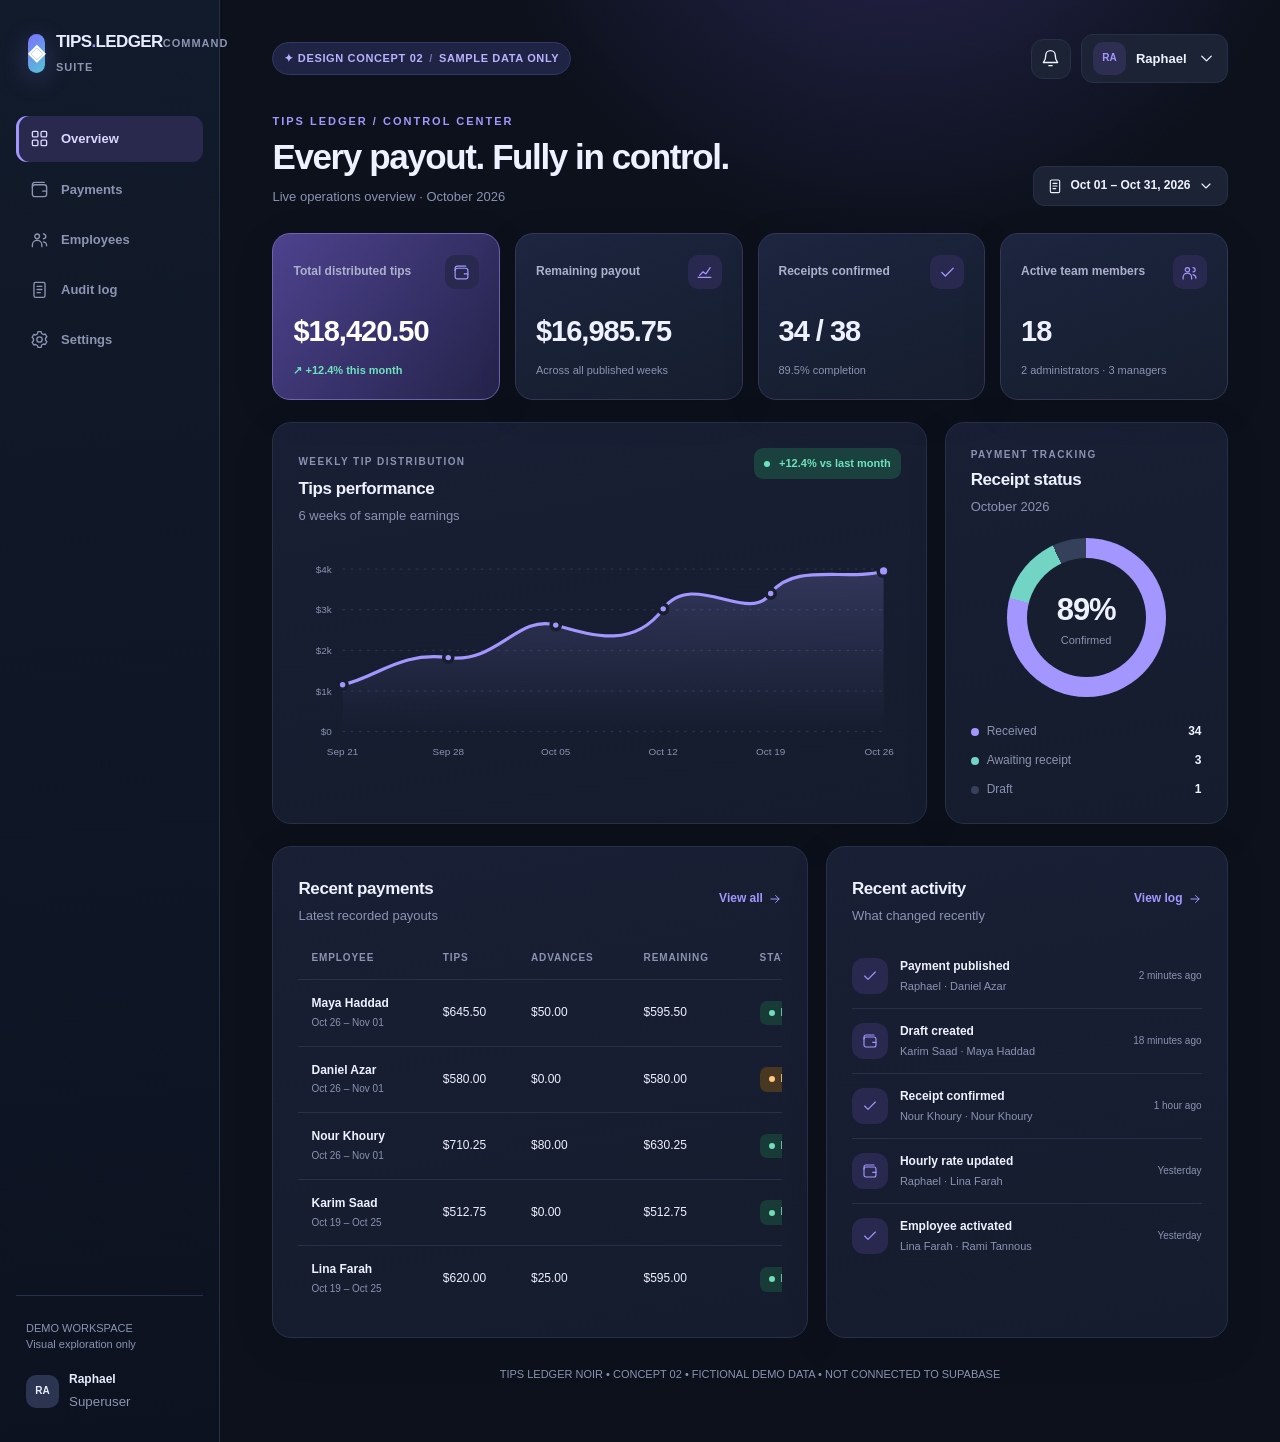
<file: design-previews/concept-02-noir.html>
<!doctype html><html lang="en"><head><meta charset="utf-8"><meta name="viewport" content="width=device-width, initial-scale=1, viewport-fit=cover"><meta name="theme-color" content="#0c111c"><meta name="robots" content="noindex,nofollow"><title>Tips Ledger — Noir Design Preview</title><style>*{box-sizing:border-box}html{scroll-behavior:smooth}body{margin:0;font-family:Inter,-apple-system,BlinkMacSystemFont,"Segoe UI",Arial,sans-serif;background:var(--bg);color:var(--text);line-height:1.48;-webkit-font-smoothing:antialiased}button,select,input{font:inherit}button{cursor:pointer;border:0}.icon{width:19px;height:19px;fill:none;stroke:currentColor;stroke-linecap:round;stroke-linejoin:round;stroke-width:1.7;flex-shrink:0}.app-shell{min-height:100vh;display:flex}.sidebar{width:242px;flex-shrink:0;display:flex;flex-direction:column;background:var(--side);color:var(--side-text);padding:30px 16px;border-right:1px solid var(--line)}.brand{display:flex;align-items:center;gap:11px;padding:0 12px;margin-bottom:39px;text-decoration:none;color:inherit}.brand-logo{width:39px;height:39px;display:grid;place-items:center;border-radius:12px;background:var(--logo);font-size:22px;font-weight:900;color:var(--logo-text)}.brand-title{font-size:17px;letter-spacing:-.6px;font-weight:800;line-height:1.2}.brand-sub{font-size:11px;color:var(--side-muted);margin-top:3px;letter-spacing:1px;font-weight:600;text-transform:uppercase}.nav{display:flex;flex-direction:column;gap:5px}.nav-link{width:100%;border-radius:11px;padding:13px 14px;display:flex;align-items:center;gap:12px;color:var(--side-muted);background:transparent;text-align:left;font-size:13px;font-weight:650;transition:.15s}.nav-link:hover{background:var(--nav-hover);color:var(--side-text)}.nav-link.selected{color:var(--nav-active-text);background:var(--nav-active)}.sidebar-bottom{margin-top:auto;padding:24px 10px 0;border-top:1px solid var(--side-line)}.side-help{font-size:11px;color:var(--side-muted)}.sidebar-user{display:flex;align-items:center;gap:10px;margin-top:18px}.sidebar-user .avatar{background:var(--user-bg);color:var(--side-text)}.sidebar-user b{display:block;font-size:12px}.sidebar-user small{color:var(--side-muted)}.main{width:calc(100% - 242px);min-width:0;padding:34px clamp(20px,4.1vw,70px) 60px;max-width:1740px;margin:auto}.preview-alert{font-size:11px;letter-spacing:.65px;font-weight:700;background:var(--preview-bg);color:var(--preview-text);border:1px solid var(--preview-line);border-radius:20px;padding:7px 11px;display:inline-flex;gap:6px;align-items:center}.main-head{display:flex;align-items:center;justify-content:space-between;gap:16px;margin-bottom:30px}.crumb{font-size:12px;color:var(--muted)}.head-actions{display:flex;align-items:center;gap:10px}.round-btn{width:40px;height:40px;display:grid;place-items:center;border-radius:12px;background:var(--card);border:1px solid var(--line);color:var(--text)}.head-profile{background:var(--card);border:1px solid var(--line);border-radius:12px;padding:7px 11px;display:flex;align-items:center;gap:10px;font-size:13px;font-weight:650}.avatar{background:var(--avatar-bg);color:var(--accent);width:33px;height:33px;border-radius:10px;display:inline-grid;place-items:center;font-size:10px;font-weight:800;flex-shrink:0}.page{display:none}.page.active{display:block}.section-head{display:flex;align-items:end;justify-content:space-between;gap:12px;flex-wrap:wrap;margin-bottom:27px}.eyebrow{text-transform:uppercase;font-weight:750;font-size:11px;letter-spacing:2px;color:var(--accent)}h1{font-size:32px;line-height:1.22;margin:7px 0 8px;letter-spacing:-1.2px;font-weight:770}h2{font-size:19px;line-height:1.25;margin:0 0 5px;letter-spacing:-.4px}h3{font-size:17px;line-height:1.28;letter-spacing:-.4px;margin:6px 0}p{margin:0}.subtle{font-size:13px;color:var(--muted)}.date-chip{display:inline-flex;align-items:center;gap:7px;border:1px solid var(--line);border-radius:11px;padding:10px 13px;color:var(--text);background:var(--card);font-size:12px;font-weight:650}.date-chip .icon{width:16px;height:16px}.metrics{display:grid;grid-template-columns:repeat(4,minmax(0,1fr));gap:15px;margin-bottom:22px}.metric{border:1px solid var(--line);background:var(--card);border-radius:18px;padding:21px 20px;min-width:0;position:relative;overflow:hidden;box-shadow:var(--shadow)}.metric-head{display:flex;align-items:center;justify-content:space-between;gap:10px}.metric-head small{font-size:12px;font-weight:650;color:var(--muted)}.metric-icon{width:34px;height:34px;display:grid;place-items:center;border-radius:10px;background:var(--icon-bg);color:var(--accent)}.metric-icon .icon{width:17px;height:17px}.metric-value{font-size:clamp(21px,2.35vw,29px);font-weight:800;letter-spacing:-1px;white-space:nowrap;margin:21px 0 9px;font-variant-numeric:tabular-nums}.metric-foot{font-size:11px;color:var(--muted)}.positive{color:var(--positive);font-weight:750}.dashboard-grid{display:grid;grid-template-columns:minmax(0,1.7fr) minmax(240px,.9fr);gap:18px;margin-bottom:22px}.card{background:var(--card);border:1px solid var(--line);border-radius:19px;padding:25px;box-shadow:var(--shadow);min-width:0}.graph-head{display:flex;align-items:start;justify-content:space-between;gap:12px;flex-wrap:wrap}.graph-caption{font-size:10px;letter-spacing:1.45px;color:var(--muted);font-weight:750}.graph-tag{font-size:11px;color:var(--positive);background:var(--success-bg);padding:7px 10px;border-radius:9px;font-weight:750;white-space:nowrap}.green-dot{display:inline-block;background:var(--positive);width:6px;height:6px;border-radius:50%;margin-right:6px}.chart-wrap{margin:17px -6px -8px;overflow-x:auto}.chart{width:100%;height:auto;min-width:390px;display:block}.donut{border-radius:50%;width:159px;height:159px;margin:22px auto 26px;display:grid;place-items:center;background:conic-gradient(var(--accent) 0 79%,var(--donut2) 79% 93%,var(--donut3) 93% 100%)}.donut-inner{width:119px;height:119px;border-radius:50%;background:var(--card);display:flex;align-items:center;justify-content:center;flex-direction:column}.donut-inner b{font-size:31px;letter-spacing:-1.2px}.donut-inner span{font-size:11px;color:var(--muted)}.legend{display:grid;gap:11px;font-size:12px}.legend-row{display:flex;justify-content:space-between;align-items:center;gap:10px}.legend-label{display:flex;gap:8px;align-items:center;color:var(--muted)}.legend-label i{display:inline-block;width:8px;height:8px;border-radius:50%;background:var(--accent)}.legend-row:nth-child(2) i{background:var(--donut2)}.legend-row:nth-child(3) i{background:var(--donut3)}.legend b{font-weight:750}.activity-list{padding:0;margin:19px 0 0;list-style:none}.activity-row{display:flex;align-items:center;gap:12px;padding:14px 0;border-bottom:1px solid var(--line)}.activity-row:last-child{border-bottom:0}.activity-ico{width:36px;height:36px;border-radius:12px;flex-shrink:0;display:grid;place-items:center;color:var(--accent);background:var(--icon-bg)}.activity-ico .icon{width:16px;height:16px}.activity-desc{display:flex;flex-direction:column;min-width:0;gap:2px}.activity-desc b{font-size:12px;font-weight:700}.activity-desc small{color:var(--muted);font-size:11px}.activity-time{margin-left:auto;white-space:nowrap;font-size:10px;color:var(--muted)}.card-top{display:flex;align-items:center;justify-content:space-between;gap:10px;flex-wrap:wrap;margin-bottom:13px}.table-wrap{overflow:auto}table{width:100%;border-collapse:collapse;min-width:580px}th{text-align:left;text-transform:uppercase;letter-spacing:.9px;color:var(--muted);font-size:10px;font-weight:750;padding:13px 13px;border-bottom:1px solid var(--line)}td{padding:15px 13px;font-size:12px;border-bottom:1px solid var(--line)}tr:last-child td{border-bottom:0}.weight{font-weight:750}.money{font-variant-numeric:tabular-nums;white-space:nowrap}td small{display:block;color:var(--muted);font-size:10px;margin-top:3px}.status{display:inline-flex;align-items:center;gap:6px;padding:5px 9px;border-radius:7px;font-size:10px;font-weight:750;background:var(--success-bg);color:var(--positive);white-space:nowrap}.status i{height:6px;width:6px;border-radius:50%;background:currentColor}.status.published{background:var(--pending-bg);color:var(--pending-color)}.status.inactive{background:var(--neutral-bg);color:var(--muted)}.person{display:flex;align-items:center;gap:10px}.person .avatar{width:30px;height:30px;border-radius:9px}.text-btn{border:0;background:transparent;color:var(--accent);font-weight:750;font-size:12px;padding:8px 0;display:inline-flex;gap:5px;align-items:center}.text-btn .icon{height:14px;width:14px}.primary-btn{background:var(--accent);color:var(--primary-text);border-radius:10px;font-size:12px;font-weight:750;padding:11px 16px;display:inline-flex;align-items:center;gap:8px}.primary-btn .icon{width:15px;height:15px}.mock-note{font-size:12px;color:var(--muted);border:1px dashed var(--line);border-radius:10px;padding:14px;background:var(--note-bg);margin-top:18px}.tag{display:inline-block;padding:6px 10px;background:var(--icon-bg);border-radius:7px;color:var(--accent);font-size:11px;font-weight:700}.filterbar{display:flex;gap:9px;flex-wrap:wrap;align-items:center}.filterbar select,.filterbar input{color:var(--text);background:var(--card);border:1px solid var(--line);min-height:38px;padding:8px 12px;border-radius:9px;max-width:100%;font-size:12px}.filterbar input{min-width:210px}.info-grid{display:grid;grid-template-columns:repeat(2,minmax(0,1fr));gap:16px;margin-bottom:18px}.info-tile{border-radius:13px;padding:18px;background:var(--note-bg);border:1px solid var(--line)}.info-tile b{display:block;font-size:22px;margin:7px 0}.info-tile span{font-size:12px;color:var(--muted)}.form-field{display:grid;gap:7px;margin:15px 0}.form-field label{font-size:12px;font-weight:650;color:var(--muted)}.form-field input,.form-field select{border:1px solid var(--line);color:var(--text);background:var(--bg);padding:13px;border-radius:9px}.footer{text-align:center;color:var(--muted);font-size:11px;margin-top:28px}.toast{position:fixed;bottom:20px;right:22px;max-width:310px;padding:14px 18px;border-radius:12px;color:#fff;background:#17263a;box-shadow:0 12px 35px #0003;font-size:12px;z-index:100;opacity:0;transform:translateY(15px);transition:.2s;pointer-events:none}.toast.open{opacity:1;transform:none}
@media(max-width:1180px){.metrics{grid-template-columns:repeat(2,minmax(0,1fr))}.dashboard-grid{grid-template-columns:minmax(0,1.4fr) minmax(225px,.8fr)}}
@media(max-width:880px){.sidebar{width:78px;align-items:center;padding:20px 8px}.brand{padding:0;margin-bottom:28px}.brand-copy,.nav-link span,.sidebar-bottom{display:none}.nav-link{width:53px;height:53px;justify-content:center}.main{width:calc(100% - 78px);padding:25px 22px 40px}}
@media(max-width:680px){.app-shell{display:block}.sidebar{width:100%;padding:13px 14px 7px;display:block;position:relative;border-right:0;border-bottom:1px solid var(--line)}.brand{display:flex;margin:0 0 12px 4px}.brand-copy{display:block}.nav{display:flex;flex-direction:row;gap:4px;overflow-x:auto;scrollbar-width:none}.nav-link{width:auto;min-width:61px;height:auto;padding:9px 10px;gap:5px;flex-direction:column;flex-shrink:0;font-size:10px}.nav-link span{display:block;white-space:nowrap}.nav-link .icon{height:17px;width:17px}.main{width:100%;padding:20px 15px 36px}.main-head{margin-bottom:25px}.head-profile{padding:5px 7px}.head-profile .avatar{height:27px;width:27px}.head-profile>span:last-child{display:none}h1{font-size:28px}.metrics{gap:10px}.metric{padding:15px;border-radius:14px}.metric-value{font-size:22px;margin:17px 0 6px}.metric-head small{font-size:11px}.metric-icon{width:28px;height:28px}.dashboard-grid{grid-template-columns:1fr;gap:12px}.card{padding:18px;border-radius:15px}.donut{width:146px;height:146px}.donut-inner{height:106px;width:106px}.section-head{margin-bottom:19px}.info-grid{grid-template-columns:1fr}.activity-time{display:none}.footer{padding-bottom:10px}}
:root{--bg:#0c111c;--text:#eef1ff;--muted:#8b93b1;--side:#0f1726;--side-text:#e7ecff;--side-muted:#8b94b0;--side-line:#27304a;--line:#273047;--card:#161e2f;--accent:#a397ff;--positive:#6fe2bd;--preview-bg:#1f2444;--preview-text:#bab1ff;--preview-line:#353766;--logo:linear-gradient(140deg,#7c70ff,#55c5d3);--logo-text:#fff;--nav-hover:#1f2940;--nav-active:#29284d;--nav-active-text:#dbd7ff;--user-bg:#2b3451;--avatar-bg:#2d2e52;--icon-bg:#292950;--success-bg:#183b38;--pending-bg:#483721;--pending-color:#ffc781;--donut2:#71d4c5;--donut3:#35405a;--chartbg:#161e2f;--shadow:0 10px 40px #0000001a;--note-bg:#1a273d;--neutral-bg:#242e42;--grid:#303a55;--primary-text:#0f1025}
body{background:radial-gradient(circle at 70% -180px,#2b2754 0,transparent 420px),var(--bg)}.sidebar{background:linear-gradient(175deg,#121b2b,#0c1220)}.metric{background:linear-gradient(160deg,#1d2540,#151d2d);border-color:#343654}.metric:first-child{background:linear-gradient(128deg,#4d428e,#24234a);border-color:#6f63ae}.metric:first-child .metric-value{color:#fff}.card{background:linear-gradient(170deg,#191f34,#141c2d)}.metric-head small{color:#abb1cc}.brand-logo{box-shadow:0 6px 26px #8582f54d}.graph-tag{background:#1a413e}.date-chip,.head-profile,.round-btn{background:#1b2335}h1{font-size:35px;letter-spacing:-1.4px}.eyebrow{color:#a397ff}.status.received{color:#72ddba}.nav-link.selected{box-shadow:inset 3px 0 #a397ff}.dashboard-grid{grid-template-columns:minmax(0,1.85fr) minmax(225px,.8fr)}
@media(min-width:981px){.sidebar{width:220px}.main{width:calc(100% - 220px)}}</style></head><body><svg xmlns="http://www.w3.org/2000/svg" aria-hidden="true" class="sprites" style="position:absolute;width:0;height:0;overflow:hidden">
<symbol id="ic-grid" viewBox="0 0 24 24"><rect x="3" y="3" width="7" height="7" rx="1.5"/><rect x="14" y="3" width="7" height="7" rx="1.5"/><rect x="3" y="14" width="7" height="7" rx="1.5"/><rect x="14" y="14" width="7" height="7" rx="1.5"/></symbol>
<symbol id="ic-wallet" viewBox="0 0 24 24"><rect x="3" y="6" width="18" height="15" rx="3"/><path d="M3 9V6a3 3 0 013-3h12M16 14h5"/></symbol>
<symbol id="ic-users" viewBox="0 0 24 24"><circle cx="9" cy="8" r="3"/><path d="M3 21v-2a6 6 0 0112 0v2M17 11a3 3 0 000-6M17 15a5 5 0 014 5"/></symbol>
<symbol id="ic-list" viewBox="0 0 24 24"><rect x="5" y="3" width="14" height="19" rx="2"/><path d="M9 8h6M9 12h6M9 16h4"/></symbol>
<symbol id="ic-gear" viewBox="0 0 24 24"><circle cx="12" cy="12" r="3.4"/><path d="M10 2h4l.7 2.4 2.2 1.3 2.4-.6 2 3.5-1.7 1.8v2.6l1.7 1.8-2 3.5-2.4-.6-2.2 1.3L14 22h-4l-.7-2.4-2.2-1.3-2.4.6-2-3.5 1.7-1.8v-2.6L2.7 9.2l2-3.5 2.4.6 2.2-1.3z"/></symbol>
<symbol id="ic-bell" viewBox="0 0 24 24"><path d="M18 8a6 6 0 00-12 0c0 7-3 8-3 9h18c0-1-3-2-3-9M10 21h4"/></symbol>
<symbol id="ic-down" viewBox="0 0 24 24"><path d="M6 9l6 6 6-6"/></symbol>
<symbol id="ic-chart" viewBox="0 0 24 24"><path d="M3 19h18M5 16l5-5 4 3 6-9"/></symbol>
<symbol id="ic-arrow" viewBox="0 0 24 24"><path d="M5 12h14m-6-6l6 6-6 6"/></symbol>
<symbol id="ic-download" viewBox="0 0 24 24"><path d="M12 3v13m-5-5l5 5 5-5M4 18v3h16v-3"/></symbol>
<symbol id="ic-check" viewBox="0 0 24 24"><path d="M4 12l5 5L20 6"/></symbol></svg><div class="app-shell">
<aside class="sidebar"><div class="brand"><span class="brand-logo">◈</span><span class="brand-copy"><span class="brand-title">TIPS<span style='color:#9d93ff'>.</span>LEDGER</span><span class="brand-sub">Command suite</span></span></div><nav class="nav" aria-label="Preview navigation">
<button data-go="overview" class="nav-link selected"><svg class="icon"><use href="#ic-grid"></use></svg><span>Overview</span></button>
<button data-go="payments" class="nav-link"><svg class="icon"><use href="#ic-wallet"></use></svg><span>Payments</span></button>
<button data-go="employees" class="nav-link"><svg class="icon"><use href="#ic-users"></use></svg><span>Employees</span></button>
<button data-go="audit" class="nav-link"><svg class="icon"><use href="#ic-list"></use></svg><span>Audit log</span></button>
<button data-go="settings" class="nav-link"><svg class="icon"><use href="#ic-gear"></use></svg><span>Settings</span></button>
</nav><div class="sidebar-bottom"><div class="side-help">DEMO WORKSPACE<br>Visual exploration only</div><div class="sidebar-user"><span class="avatar">RA</span><span><b>Raphael</b><small>Superuser</small></span></div></div></aside>
<main class="main"><header class="main-head"><span class="preview-alert">✦ DESIGN CONCEPT 02 <span style="opacity:.55">/</span> SAMPLE DATA ONLY</span><div class="head-actions"><button class="round-btn" data-toast="Notifications are preview-only." aria-label="Notifications"><svg class="icon"><use href="#ic-bell"></use></svg></button><div class="head-profile"><span class="avatar">RA</span><span>Raphael</span><svg class="icon"><use href="#ic-down"></use></svg></div></div></header><section id="overview" class="page active"><div class="section-head"><div><div class="eyebrow">TIPS LEDGER / CONTROL CENTER</div><h1>Every payout. Fully in control.</h1><p class="subtle">Live operations overview · October 2026</p></div><span class="date-chip"><svg class="icon"><use href="#ic-list"></use></svg> Oct 01 – Oct 31, 2026 <svg class="icon"><use href="#ic-down"></use></svg></span></div><div class="metrics"><article class="metric"><div class="metric-head"><small>Total distributed tips</small><span class="metric-icon"><svg class="icon"><use href="#ic-wallet"></use></svg></span></div><div class="metric-value">$18,420.50</div><div class="metric-foot"><span class="positive">↗ +12.4% this month</span></div></article><article class="metric"><div class="metric-head"><small>Remaining payout</small><span class="metric-icon"><svg class="icon"><use href="#ic-chart"></use></svg></span></div><div class="metric-value">$16,985.75</div><div class="metric-foot">Across all published weeks</div></article><article class="metric"><div class="metric-head"><small>Receipts confirmed</small><span class="metric-icon"><svg class="icon"><use href="#ic-check"></use></svg></span></div><div class="metric-value">34 / 38</div><div class="metric-foot">89.5% completion</div></article><article class="metric"><div class="metric-head"><small>Active team members</small><span class="metric-icon"><svg class="icon"><use href="#ic-users"></use></svg></span></div><div class="metric-value">18</div><div class="metric-foot">2 administrators · 3 managers</div></article></div>
<div class="dashboard-grid"><div class="card"><div class="graph-head"><div><span class="graph-caption">WEEKLY TIP DISTRIBUTION</span><h3>Tips performance</h3><p class="subtle">6 weeks of sample earnings</p></div><div class="graph-tag"><span class="green-dot"></span> +12.4% vs last month</div></div>
<div class="chart-wrap"><svg class="chart" viewBox="0 0 680 245" role="img" aria-label="Illustrative line chart with sample weekly totals">
<defs><linearGradient id="gradarea" x1="0" x2="0" y1="0" y2="1"><stop offset="0%" stop-color="var(--accent)" stop-opacity=".20"/><stop offset="100%" stop-color="var(--accent)" stop-opacity="0"/></linearGradient></defs>
<g stroke="var(--grid)" stroke-dasharray="3 6" stroke-width="1">
<path d="M56 30H655M56 75H655M56 120H655M56 165H655M56 210H655"/>
</g>
<g fill="var(--muted)" font-family="inherit" font-size="11" text-anchor="end">
<text x="44" y="34">$4k</text><text x="44" y="79">$3k</text><text x="44" y="124">$2k</text><text x="44" y="169">$1k</text><text x="44" y="214">$0</text></g>
<path d="M56 158 C94 150 119 121 173 128 S250 80 292 92 S378 118 411 74 S505 92 530 57 S616 44 655 32 L655 210 L56 210 Z" fill="url(#gradarea)"/>
<path d="M56 158 C94 150 119 121 173 128 S250 80 292 92 S378 118 411 74 S505 92 530 57 S616 44 655 32" fill="none" stroke="var(--accent)" stroke-width="3.5" stroke-linecap="round"/>
<g fill="var(--accent)" stroke="var(--chartbg)" stroke-width="4"><circle cx="56" cy="158" r="5"/><circle cx="173" cy="128" r="5"/><circle cx="292" cy="92" r="5"/><circle cx="411" cy="74" r="5"/><circle cx="530" cy="57" r="5"/><circle cx="655" cy="32" r="6"/></g>
<g fill="var(--muted)" font-family="inherit" font-size="11" text-anchor="middle"><text x="56" y="236">Sep 21</text><text x="173" y="236">Sep 28</text><text x="292" y="236">Oct 05</text><text x="411" y="236">Oct 12</text><text x="530" y="236">Oct 19</text><text x="650" y="236">Oct 26</text></g></svg></div></div><div class="card"><div class="graph-caption">PAYMENT TRACKING</div><h3>Receipt status</h3><p class="subtle">October 2026</p><div class="donut"><div class="donut-inner"><b>89%</b><span>Confirmed</span></div></div><div class="legend"><div class="legend-row"><span class="legend-label"><i></i>Received</span><b>34</b></div><div class="legend-row"><span class="legend-label"><i></i>Awaiting receipt</span><b>3</b></div><div class="legend-row"><span class="legend-label"><i></i>Draft</span><b>1</b></div></div></div></div>
<div class="dashboard-grid" style="grid-template-columns:minmax(0,1fr) minmax(255px,.75fr)"><div class="card"><div class="card-top"><div><h3>Recent payments</h3><p class="subtle">Latest recorded payouts</p></div><button class="text-btn" data-go="payments">View all <svg class="icon"><use href="#ic-arrow"></use></svg></button></div><div class="table-wrap"><table><thead><tr><th>Employee</th><th>Tips</th><th>Advances</th><th>Remaining</th><th>Status</th></tr></thead><tbody><tr><td><span class="weight">Maya Haddad</span><small>Oct 26 – Nov 01</small></td><td class="money">$645.50</td><td class="money">$50.00</td><td class="money">$595.50</td><td><span class="status received"><i></i>Received</span></td></tr><tr><td><span class="weight">Daniel Azar</span><small>Oct 26 – Nov 01</small></td><td class="money">$580.00</td><td class="money">$0.00</td><td class="money">$580.00</td><td><span class="status published"><i></i>Published</span></td></tr><tr><td><span class="weight">Nour Khoury</span><small>Oct 26 – Nov 01</small></td><td class="money">$710.25</td><td class="money">$80.00</td><td class="money">$630.25</td><td><span class="status received"><i></i>Received</span></td></tr><tr><td><span class="weight">Karim Saad</span><small>Oct 19 – Oct 25</small></td><td class="money">$512.75</td><td class="money">$0.00</td><td class="money">$512.75</td><td><span class="status received"><i></i>Received</span></td></tr><tr><td><span class="weight">Lina Farah</span><small>Oct 19 – Oct 25</small></td><td class="money">$620.00</td><td class="money">$25.00</td><td class="money">$595.00</td><td><span class="status received"><i></i>Received</span></td></tr></tbody></table></div></div><div class="card"><div class="card-top"><div><h3>Recent activity</h3><p class="subtle">What changed recently</p></div><button class="text-btn" data-go="audit">View log <svg class="icon"><use href="#ic-arrow"></use></svg></button></div><ul class="activity-list"><li class="activity-row"><span class="activity-ico"><svg class="icon"><use href="#ic-check"></use></svg></span><span class="activity-desc"><b>Payment published</b><small>Raphael · Daniel Azar</small></span><span class="activity-time">2 minutes ago</span></li><li class="activity-row"><span class="activity-ico"><svg class="icon"><use href="#ic-wallet"></use></svg></span><span class="activity-desc"><b>Draft created</b><small>Karim Saad · Maya Haddad</small></span><span class="activity-time">18 minutes ago</span></li><li class="activity-row"><span class="activity-ico"><svg class="icon"><use href="#ic-check"></use></svg></span><span class="activity-desc"><b>Receipt confirmed</b><small>Nour Khoury · Nour Khoury</small></span><span class="activity-time">1 hour ago</span></li><li class="activity-row"><span class="activity-ico"><svg class="icon"><use href="#ic-wallet"></use></svg></span><span class="activity-desc"><b>Hourly rate updated</b><small>Raphael · Lina Farah</small></span><span class="activity-time">Yesterday</span></li><li class="activity-row"><span class="activity-ico"><svg class="icon"><use href="#ic-check"></use></svg></span><span class="activity-desc"><b>Employee activated</b><small>Lina Farah · Rami Tannous</small></span><span class="activity-time">Yesterday</span></li></ul></div></div></section><section id="payments" class="page"><div class="section-head"><div><div class="eyebrow">NOIR COMMAND / WORKSPACE</div><h1>Weekly payments</h1><p class="subtle">Review, publish and track the team's weekly tips.</p></div><button class="primary-btn" data-toast="Visual demo only — nothing will be exported."><svg class="icon"><use href="#ic-download"></use></svg> Export Excel</button></div>
<div class="info-grid"><div class="info-tile"><span>Published this month</span><b>$18,420.50</b><span>38 weekly payments</span></div><div class="info-tile"><span>Pending receipt</span><b>04</b><span>Awaiting employee confirmation</span></div></div>
<div class="card"><div class="card-top"><h3>Payment records</h3><div class="filterbar"><select aria-label="Filter payment status" id="paymentFilter"><option value="">All statuses</option><option value="received">Received</option><option value="published">Published</option></select><button class="text-btn" data-toast="Sample data — publishing is disabled.">+ New draft</button></div></div><div class="table-wrap"><table><thead><tr><th>Employee & week</th><th>Tips</th><th>Advances</th><th>Remaining</th><th>Status</th></tr></thead><tbody id="paymentBody"><tr><td><span class="weight">Maya Haddad</span><small>Oct 26 – Nov 01</small></td><td class="money">$645.50</td><td class="money">$50.00</td><td class="money">$595.50</td><td><span class="status received"><i></i>Received</span></td></tr><tr><td><span class="weight">Daniel Azar</span><small>Oct 26 – Nov 01</small></td><td class="money">$580.00</td><td class="money">$0.00</td><td class="money">$580.00</td><td><span class="status published"><i></i>Published</span></td></tr><tr><td><span class="weight">Nour Khoury</span><small>Oct 26 – Nov 01</small></td><td class="money">$710.25</td><td class="money">$80.00</td><td class="money">$630.25</td><td><span class="status received"><i></i>Received</span></td></tr><tr><td><span class="weight">Karim Saad</span><small>Oct 19 – Oct 25</small></td><td class="money">$512.75</td><td class="money">$0.00</td><td class="money">$512.75</td><td><span class="status received"><i></i>Received</span></td></tr><tr><td><span class="weight">Lina Farah</span><small>Oct 19 – Oct 25</small></td><td class="money">$620.00</td><td class="money">$25.00</td><td class="money">$595.00</td><td><span class="status received"><i></i>Received</span></td></tr></tbody></table></div></div></section>
<section id="employees" class="page"><div class="section-head"><div><div class="eyebrow">NOIR COMMAND / WORKSPACE</div><h1>Your people</h1><p class="subtle">An organized view of your team and their roles.</p></div><button class="primary-btn" data-toast="Visual demo only — employee creation is disabled."><svg class="icon"><use href="#ic-users"></use></svg> Add employee</button></div>
<div class="info-grid"><div class="info-tile"><span>Active team</span><b>18</b><span>Runners, Managers and Admins</span></div><div class="info-tile"><span>Team on leave / inactive</span><b>2</b><span>Can be reactivated</span></div></div>
<div class="card"><div class="card-top"><h3>Employee directory</h3><div class="filterbar"><input type="search" id="teamSearch" placeholder="Search team members…" aria-label="Search team"></div></div><div class="table-wrap"><table><thead><tr><th>Employee</th><th>Role</th><th>Hourly rate</th><th>Status</th></tr></thead><tbody id="teamBody"><tr><td><span class="person"><span class="avatar">MH</span><span class="weight">Maya Haddad</span></span></td><td>Runner</td><td class="money">$4.50/hr</td><td><span class="status active"><i></i>Active</span></td></tr><tr><td><span class="person"><span class="avatar">DA</span><span class="weight">Daniel Azar</span></span></td><td>Runner</td><td class="money">$4.25/hr</td><td><span class="status active"><i></i>Active</span></td></tr><tr><td><span class="person"><span class="avatar">NK</span><span class="weight">Nour Khoury</span></span></td><td>Runner</td><td class="money">$4.75/hr</td><td><span class="status active"><i></i>Active</span></td></tr><tr><td><span class="person"><span class="avatar">KS</span><span class="weight">Karim Saad</span></span></td><td>Manager</td><td class="money">—</td><td><span class="status active"><i></i>Active</span></td></tr><tr><td><span class="person"><span class="avatar">LF</span><span class="weight">Lina Farah</span></span></td><td>Admin</td><td class="money">—</td><td><span class="status active"><i></i>Active</span></td></tr><tr><td><span class="person"><span class="avatar">RT</span><span class="weight">Rami Tannous</span></span></td><td>Runner</td><td class="money">$4.00/hr</td><td><span class="status inactive"><i></i>Inactive</span></td></tr></tbody></table></div><p class="mock-note">In the real app, employee actions remain controlled by Superuser and Admin permissions. All names here are fictional.</p></div></section>
<section id="audit" class="page"><div class="section-head"><div><div class="eyebrow">NOIR COMMAND / WORKSPACE</div><h1>Audit log</h1><p class="subtle">A clear record of every important change.</p></div></div>
<div class="card"><div class="card-top"><h3>Activity history</h3><div class="filterbar"><select id="auditFilter" aria-label="Filter audit log"><option value="">All actions</option><option value="payment">Payments</option><option value="employee">Employees</option></select></div></div><div class="table-wrap"><table><thead><tr><th>When</th><th>Performed by</th><th>Action</th><th>Employee</th></tr></thead><tbody id="auditBody"><tr><td>2 minutes ago</td><td><span class="weight">Raphael</span></td><td>Payment published</td><td>Daniel Azar</td></tr><tr><td>18 minutes ago</td><td><span class="weight">Karim Saad</span></td><td>Draft created</td><td>Maya Haddad</td></tr><tr><td>1 hour ago</td><td><span class="weight">Nour Khoury</span></td><td>Receipt confirmed</td><td>Nour Khoury</td></tr><tr><td>Yesterday</td><td><span class="weight">Raphael</span></td><td>Hourly rate updated</td><td>Lina Farah</td></tr><tr><td>Yesterday</td><td><span class="weight">Lina Farah</span></td><td>Employee activated</td><td>Rami Tannous</td></tr><tr><td>Oct 28</td><td><span class="weight">Karim Saad</span></td><td>Payment published</td><td>Nour Khoury</td></tr><tr><td>Oct 27</td><td><span class="weight">Raphael</span></td><td>Employee created</td><td>Maya Haddad</td></tr></tbody></table></div><div style="margin-top:16px"><button class="text-btn" data-toast="Sample history only. The live app loads 10 records at a time.">Show 10 more <svg class="icon"><use href="#ic-arrow"></use></svg></button></div></div></section>
<section id="settings" class="page"><div class="section-head"><div><div class="eyebrow">NOIR COMMAND / WORKSPACE</div><h1>Account settings</h1><p class="subtle">Your account, security and notification preferences.</p></div></div>
<div class="card" style="max-width:780px"><div class="card-top"><h3>Profile details</h3><span class="tag">Superuser</span></div><div class="info-grid"><div class="info-tile"><span>Display name</span><b style="font-size:19px">Raphael</b><span>Sample profile</span></div><div class="info-tile"><span>Role</span><b style="font-size:19px">Superuser</b><span>Highest access level</span></div></div><div class="form-field"><label>Notifications</label><div class="info-tile"><span class="positive"><svg class="icon"><use href="#ic-check"></use></svg> Enabled on this device</span><p class="subtle" style="margin-top:7px">Illustrative status. This preview never registers your device.</p></div></div><div class="form-field"><label>Security</label><button class="primary-btn" style="width:max-content" data-toast="Visual demo — passwords are not changed.">Change password</button></div></div></section><div class="footer">TIPS LEDGER NOIR • CONCEPT 02 • FICTIONAL DEMO DATA • NOT CONNECTED TO SUPABASE</div></main></div><div class="toast" id="toast" role="status" aria-live="polite"></div><script>(function(){
'use strict';
var buttons=document.querySelectorAll('[data-go]'),panes=document.querySelectorAll('.page');
function go(name){if(!document.getElementById(name))return;panes.forEach(function(p){p.classList.toggle('active',p.id===name)});document.querySelectorAll('.nav-link').forEach(function(b){b.classList.toggle('selected',b.dataset.go===name)});window.scrollTo({top:0,behavior:'smooth'});}
buttons.forEach(function(b){b.addEventListener('click',function(){go(b.dataset.go)})});
var toast=document.getElementById('toast');var timer=0;
function announce(message){toast.textContent=message;toast.classList.add('open');clearTimeout(timer);timer=setTimeout(function(){toast.classList.remove('open')},3200)}
document.querySelectorAll('[data-toast]').forEach(function(b){b.addEventListener('click',function(){announce(b.dataset.toast)})});
document.getElementById('paymentFilter').addEventListener('change',function(){var v=this.value;document.querySelectorAll('#paymentBody tr').forEach(function(r){r.style.display=(!v||r.innerText.toLowerCase().includes(v))?'':'none'})});
document.getElementById('teamSearch').addEventListener('input',function(){var v=this.value.toLowerCase();document.querySelectorAll('#teamBody tr').forEach(function(r){r.style.display=r.innerText.toLowerCase().includes(v)?'':'none'})});
document.getElementById('auditFilter').addEventListener('change',function(){var v=this.value;document.querySelectorAll('#auditBody tr').forEach(function(r){r.style.display=(!v||r.innerText.toLowerCase().includes(v))?'':'none'})});
})();</script></body></html>
</file>
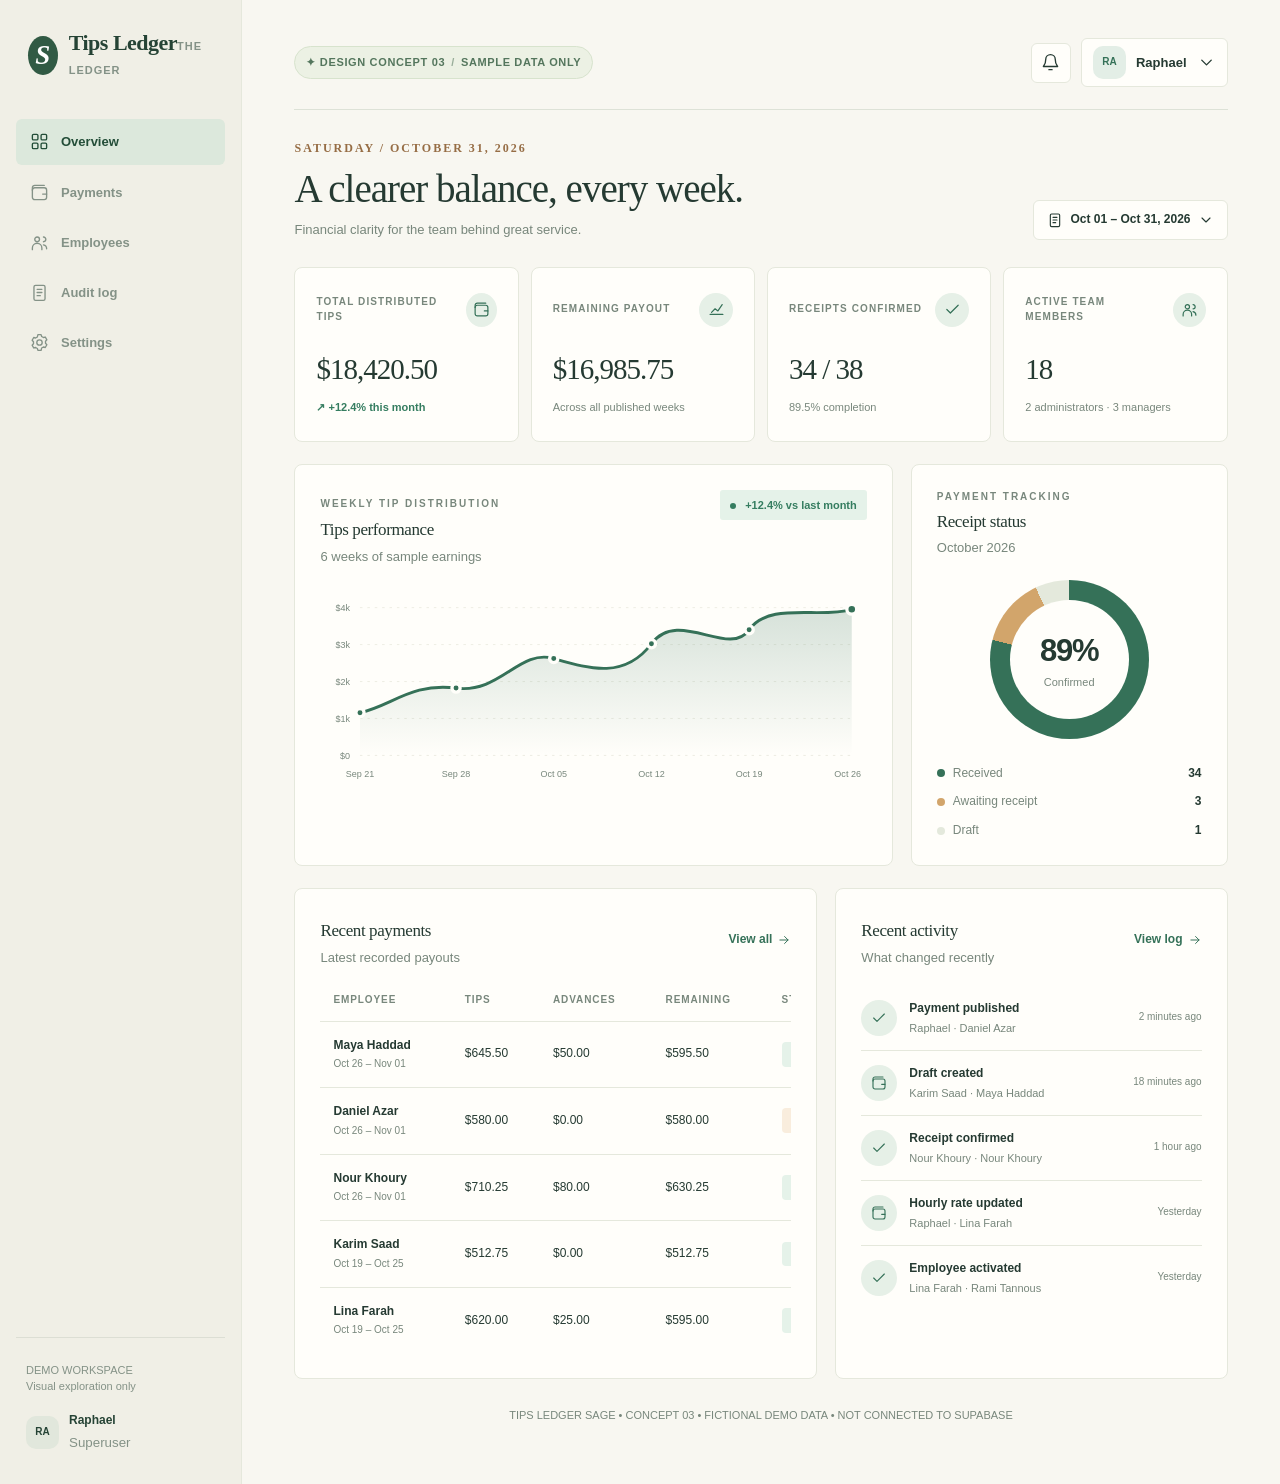
<file: design-previews/concept-03-sage.html>
<!doctype html><html lang="en"><head><meta charset="utf-8"><meta name="viewport" content="width=device-width, initial-scale=1, viewport-fit=cover"><meta name="theme-color" content="#f8f7f1"><meta name="robots" content="noindex,nofollow"><title>Tips Ledger — Sage Design Preview</title><style>*{box-sizing:border-box}html{scroll-behavior:smooth}body{margin:0;font-family:Inter,-apple-system,BlinkMacSystemFont,"Segoe UI",Arial,sans-serif;background:var(--bg);color:var(--text);line-height:1.48;-webkit-font-smoothing:antialiased}button,select,input{font:inherit}button{cursor:pointer;border:0}.icon{width:19px;height:19px;fill:none;stroke:currentColor;stroke-linecap:round;stroke-linejoin:round;stroke-width:1.7;flex-shrink:0}.app-shell{min-height:100vh;display:flex}.sidebar{width:242px;flex-shrink:0;display:flex;flex-direction:column;background:var(--side);color:var(--side-text);padding:30px 16px;border-right:1px solid var(--line)}.brand{display:flex;align-items:center;gap:11px;padding:0 12px;margin-bottom:39px;text-decoration:none;color:inherit}.brand-logo{width:39px;height:39px;display:grid;place-items:center;border-radius:12px;background:var(--logo);font-size:22px;font-weight:900;color:var(--logo-text)}.brand-title{font-size:17px;letter-spacing:-.6px;font-weight:800;line-height:1.2}.brand-sub{font-size:11px;color:var(--side-muted);margin-top:3px;letter-spacing:1px;font-weight:600;text-transform:uppercase}.nav{display:flex;flex-direction:column;gap:5px}.nav-link{width:100%;border-radius:11px;padding:13px 14px;display:flex;align-items:center;gap:12px;color:var(--side-muted);background:transparent;text-align:left;font-size:13px;font-weight:650;transition:.15s}.nav-link:hover{background:var(--nav-hover);color:var(--side-text)}.nav-link.selected{color:var(--nav-active-text);background:var(--nav-active)}.sidebar-bottom{margin-top:auto;padding:24px 10px 0;border-top:1px solid var(--side-line)}.side-help{font-size:11px;color:var(--side-muted)}.sidebar-user{display:flex;align-items:center;gap:10px;margin-top:18px}.sidebar-user .avatar{background:var(--user-bg);color:var(--side-text)}.sidebar-user b{display:block;font-size:12px}.sidebar-user small{color:var(--side-muted)}.main{width:calc(100% - 242px);min-width:0;padding:34px clamp(20px,4.1vw,70px) 60px;max-width:1740px;margin:auto}.preview-alert{font-size:11px;letter-spacing:.65px;font-weight:700;background:var(--preview-bg);color:var(--preview-text);border:1px solid var(--preview-line);border-radius:20px;padding:7px 11px;display:inline-flex;gap:6px;align-items:center}.main-head{display:flex;align-items:center;justify-content:space-between;gap:16px;margin-bottom:30px}.crumb{font-size:12px;color:var(--muted)}.head-actions{display:flex;align-items:center;gap:10px}.round-btn{width:40px;height:40px;display:grid;place-items:center;border-radius:12px;background:var(--card);border:1px solid var(--line);color:var(--text)}.head-profile{background:var(--card);border:1px solid var(--line);border-radius:12px;padding:7px 11px;display:flex;align-items:center;gap:10px;font-size:13px;font-weight:650}.avatar{background:var(--avatar-bg);color:var(--accent);width:33px;height:33px;border-radius:10px;display:inline-grid;place-items:center;font-size:10px;font-weight:800;flex-shrink:0}.page{display:none}.page.active{display:block}.section-head{display:flex;align-items:end;justify-content:space-between;gap:12px;flex-wrap:wrap;margin-bottom:27px}.eyebrow{text-transform:uppercase;font-weight:750;font-size:11px;letter-spacing:2px;color:var(--accent)}h1{font-size:32px;line-height:1.22;margin:7px 0 8px;letter-spacing:-1.2px;font-weight:770}h2{font-size:19px;line-height:1.25;margin:0 0 5px;letter-spacing:-.4px}h3{font-size:17px;line-height:1.28;letter-spacing:-.4px;margin:6px 0}p{margin:0}.subtle{font-size:13px;color:var(--muted)}.date-chip{display:inline-flex;align-items:center;gap:7px;border:1px solid var(--line);border-radius:11px;padding:10px 13px;color:var(--text);background:var(--card);font-size:12px;font-weight:650}.date-chip .icon{width:16px;height:16px}.metrics{display:grid;grid-template-columns:repeat(4,minmax(0,1fr));gap:15px;margin-bottom:22px}.metric{border:1px solid var(--line);background:var(--card);border-radius:18px;padding:21px 20px;min-width:0;position:relative;overflow:hidden;box-shadow:var(--shadow)}.metric-head{display:flex;align-items:center;justify-content:space-between;gap:10px}.metric-head small{font-size:12px;font-weight:650;color:var(--muted)}.metric-icon{width:34px;height:34px;display:grid;place-items:center;border-radius:10px;background:var(--icon-bg);color:var(--accent)}.metric-icon .icon{width:17px;height:17px}.metric-value{font-size:clamp(21px,2.35vw,29px);font-weight:800;letter-spacing:-1px;white-space:nowrap;margin:21px 0 9px;font-variant-numeric:tabular-nums}.metric-foot{font-size:11px;color:var(--muted)}.positive{color:var(--positive);font-weight:750}.dashboard-grid{display:grid;grid-template-columns:minmax(0,1.7fr) minmax(240px,.9fr);gap:18px;margin-bottom:22px}.card{background:var(--card);border:1px solid var(--line);border-radius:19px;padding:25px;box-shadow:var(--shadow);min-width:0}.graph-head{display:flex;align-items:start;justify-content:space-between;gap:12px;flex-wrap:wrap}.graph-caption{font-size:10px;letter-spacing:1.45px;color:var(--muted);font-weight:750}.graph-tag{font-size:11px;color:var(--positive);background:var(--success-bg);padding:7px 10px;border-radius:9px;font-weight:750;white-space:nowrap}.green-dot{display:inline-block;background:var(--positive);width:6px;height:6px;border-radius:50%;margin-right:6px}.chart-wrap{margin:17px -6px -8px;overflow-x:auto}.chart{width:100%;height:auto;min-width:390px;display:block}.donut{border-radius:50%;width:159px;height:159px;margin:22px auto 26px;display:grid;place-items:center;background:conic-gradient(var(--accent) 0 79%,var(--donut2) 79% 93%,var(--donut3) 93% 100%)}.donut-inner{width:119px;height:119px;border-radius:50%;background:var(--card);display:flex;align-items:center;justify-content:center;flex-direction:column}.donut-inner b{font-size:31px;letter-spacing:-1.2px}.donut-inner span{font-size:11px;color:var(--muted)}.legend{display:grid;gap:11px;font-size:12px}.legend-row{display:flex;justify-content:space-between;align-items:center;gap:10px}.legend-label{display:flex;gap:8px;align-items:center;color:var(--muted)}.legend-label i{display:inline-block;width:8px;height:8px;border-radius:50%;background:var(--accent)}.legend-row:nth-child(2) i{background:var(--donut2)}.legend-row:nth-child(3) i{background:var(--donut3)}.legend b{font-weight:750}.activity-list{padding:0;margin:19px 0 0;list-style:none}.activity-row{display:flex;align-items:center;gap:12px;padding:14px 0;border-bottom:1px solid var(--line)}.activity-row:last-child{border-bottom:0}.activity-ico{width:36px;height:36px;border-radius:12px;flex-shrink:0;display:grid;place-items:center;color:var(--accent);background:var(--icon-bg)}.activity-ico .icon{width:16px;height:16px}.activity-desc{display:flex;flex-direction:column;min-width:0;gap:2px}.activity-desc b{font-size:12px;font-weight:700}.activity-desc small{color:var(--muted);font-size:11px}.activity-time{margin-left:auto;white-space:nowrap;font-size:10px;color:var(--muted)}.card-top{display:flex;align-items:center;justify-content:space-between;gap:10px;flex-wrap:wrap;margin-bottom:13px}.table-wrap{overflow:auto}table{width:100%;border-collapse:collapse;min-width:580px}th{text-align:left;text-transform:uppercase;letter-spacing:.9px;color:var(--muted);font-size:10px;font-weight:750;padding:13px 13px;border-bottom:1px solid var(--line)}td{padding:15px 13px;font-size:12px;border-bottom:1px solid var(--line)}tr:last-child td{border-bottom:0}.weight{font-weight:750}.money{font-variant-numeric:tabular-nums;white-space:nowrap}td small{display:block;color:var(--muted);font-size:10px;margin-top:3px}.status{display:inline-flex;align-items:center;gap:6px;padding:5px 9px;border-radius:7px;font-size:10px;font-weight:750;background:var(--success-bg);color:var(--positive);white-space:nowrap}.status i{height:6px;width:6px;border-radius:50%;background:currentColor}.status.published{background:var(--pending-bg);color:var(--pending-color)}.status.inactive{background:var(--neutral-bg);color:var(--muted)}.person{display:flex;align-items:center;gap:10px}.person .avatar{width:30px;height:30px;border-radius:9px}.text-btn{border:0;background:transparent;color:var(--accent);font-weight:750;font-size:12px;padding:8px 0;display:inline-flex;gap:5px;align-items:center}.text-btn .icon{height:14px;width:14px}.primary-btn{background:var(--accent);color:var(--primary-text);border-radius:10px;font-size:12px;font-weight:750;padding:11px 16px;display:inline-flex;align-items:center;gap:8px}.primary-btn .icon{width:15px;height:15px}.mock-note{font-size:12px;color:var(--muted);border:1px dashed var(--line);border-radius:10px;padding:14px;background:var(--note-bg);margin-top:18px}.tag{display:inline-block;padding:6px 10px;background:var(--icon-bg);border-radius:7px;color:var(--accent);font-size:11px;font-weight:700}.filterbar{display:flex;gap:9px;flex-wrap:wrap;align-items:center}.filterbar select,.filterbar input{color:var(--text);background:var(--card);border:1px solid var(--line);min-height:38px;padding:8px 12px;border-radius:9px;max-width:100%;font-size:12px}.filterbar input{min-width:210px}.info-grid{display:grid;grid-template-columns:repeat(2,minmax(0,1fr));gap:16px;margin-bottom:18px}.info-tile{border-radius:13px;padding:18px;background:var(--note-bg);border:1px solid var(--line)}.info-tile b{display:block;font-size:22px;margin:7px 0}.info-tile span{font-size:12px;color:var(--muted)}.form-field{display:grid;gap:7px;margin:15px 0}.form-field label{font-size:12px;font-weight:650;color:var(--muted)}.form-field input,.form-field select{border:1px solid var(--line);color:var(--text);background:var(--bg);padding:13px;border-radius:9px}.footer{text-align:center;color:var(--muted);font-size:11px;margin-top:28px}.toast{position:fixed;bottom:20px;right:22px;max-width:310px;padding:14px 18px;border-radius:12px;color:#fff;background:#17263a;box-shadow:0 12px 35px #0003;font-size:12px;z-index:100;opacity:0;transform:translateY(15px);transition:.2s;pointer-events:none}.toast.open{opacity:1;transform:none}
@media(max-width:1180px){.metrics{grid-template-columns:repeat(2,minmax(0,1fr))}.dashboard-grid{grid-template-columns:minmax(0,1.4fr) minmax(225px,.8fr)}}
@media(max-width:880px){.sidebar{width:78px;align-items:center;padding:20px 8px}.brand{padding:0;margin-bottom:28px}.brand-copy,.nav-link span,.sidebar-bottom{display:none}.nav-link{width:53px;height:53px;justify-content:center}.main{width:calc(100% - 78px);padding:25px 22px 40px}}
@media(max-width:680px){.app-shell{display:block}.sidebar{width:100%;padding:13px 14px 7px;display:block;position:relative;border-right:0;border-bottom:1px solid var(--line)}.brand{display:flex;margin:0 0 12px 4px}.brand-copy{display:block}.nav{display:flex;flex-direction:row;gap:4px;overflow-x:auto;scrollbar-width:none}.nav-link{width:auto;min-width:61px;height:auto;padding:9px 10px;gap:5px;flex-direction:column;flex-shrink:0;font-size:10px}.nav-link span{display:block;white-space:nowrap}.nav-link .icon{height:17px;width:17px}.main{width:100%;padding:20px 15px 36px}.main-head{margin-bottom:25px}.head-profile{padding:5px 7px}.head-profile .avatar{height:27px;width:27px}.head-profile>span:last-child{display:none}h1{font-size:28px}.metrics{gap:10px}.metric{padding:15px;border-radius:14px}.metric-value{font-size:22px;margin:17px 0 6px}.metric-head small{font-size:11px}.metric-icon{width:28px;height:28px}.dashboard-grid{grid-template-columns:1fr;gap:12px}.card{padding:18px;border-radius:15px}.donut{width:146px;height:146px}.donut-inner{height:106px;width:106px}.section-head{margin-bottom:19px}.info-grid{grid-template-columns:1fr}.activity-time{display:none}.footer{padding-bottom:10px}}
:root{--bg:#f8f7f1;--text:#253a32;--muted:#78877c;--side:#f0efe6;--side-text:#254335;--side-muted:#849287;--side-line:#dcded4;--line:#e5e8dc;--card:#fffefa;--accent:#357158;--positive:#357d60;--preview-bg:#ecf1e4;--preview-text:#54765d;--preview-line:#d7e3cd;--logo:#315a44;--logo-text:#fff;--nav-hover:#e4e8dd;--nav-active:#dce8dc;--nav-active-text:#234d38;--user-bg:#e1e7dc;--avatar-bg:#e3eee6;--icon-bg:#e6f0e7;--success-bg:#e5f2e9;--pending-bg:#f9eddd;--pending-color:#a97938;--donut2:#d2a56b;--donut3:#e4e9dc;--chartbg:#fffefa;--shadow:none;--note-bg:#f6f7ef;--neutral-bg:#f0f1eb;--grid:#e9e9df;--primary-text:#fff}
h1,h2,h3,.metric-value,.graph-kpi{font-family:Georgia,"Times New Roman",serif;font-weight:500}h1{font-size:39px;letter-spacing:-1px}.brand-title{font-family:Georgia,serif;font-size:22px;font-weight:700;letter-spacing:-.5px}.brand-logo{border-radius:50%;font-family:Georgia,serif;font-style:italic;font-size:27px}.main-head{border-bottom:1px solid #dde2d7;padding-bottom:22px}.card,.metric{border-radius:8px}.nav-link{border-radius:6px}.date-chip,.round-btn,.head-profile{border-radius:6px}.metrics{gap:12px}.metric{padding:25px 21px}.metric-value{font-size:29px}.metric-head small{text-transform:uppercase;letter-spacing:1.1px;font-size:10px}.metric-icon{border-radius:50%}.eyebrow{font-family:Georgia,serif;letter-spacing:2px;font-size:12px;color:#966d45}.graph-caption{letter-spacing:2px}.graph-tag{border-radius:3px}.status{border-radius:4px}.main{padding-top:38px}.activity-ico{border-radius:50%}
@media(max-width:680px){h1{font-size:32px}.metric-value{font-size:24px}}</style></head><body><svg xmlns="http://www.w3.org/2000/svg" aria-hidden="true" class="sprites" style="position:absolute;width:0;height:0;overflow:hidden">
<symbol id="ic-grid" viewBox="0 0 24 24"><rect x="3" y="3" width="7" height="7" rx="1.5"/><rect x="14" y="3" width="7" height="7" rx="1.5"/><rect x="3" y="14" width="7" height="7" rx="1.5"/><rect x="14" y="14" width="7" height="7" rx="1.5"/></symbol>
<symbol id="ic-wallet" viewBox="0 0 24 24"><rect x="3" y="6" width="18" height="15" rx="3"/><path d="M3 9V6a3 3 0 013-3h12M16 14h5"/></symbol>
<symbol id="ic-users" viewBox="0 0 24 24"><circle cx="9" cy="8" r="3"/><path d="M3 21v-2a6 6 0 0112 0v2M17 11a3 3 0 000-6M17 15a5 5 0 014 5"/></symbol>
<symbol id="ic-list" viewBox="0 0 24 24"><rect x="5" y="3" width="14" height="19" rx="2"/><path d="M9 8h6M9 12h6M9 16h4"/></symbol>
<symbol id="ic-gear" viewBox="0 0 24 24"><circle cx="12" cy="12" r="3.4"/><path d="M10 2h4l.7 2.4 2.2 1.3 2.4-.6 2 3.5-1.7 1.8v2.6l1.7 1.8-2 3.5-2.4-.6-2.2 1.3L14 22h-4l-.7-2.4-2.2-1.3-2.4.6-2-3.5 1.7-1.8v-2.6L2.7 9.2l2-3.5 2.4.6 2.2-1.3z"/></symbol>
<symbol id="ic-bell" viewBox="0 0 24 24"><path d="M18 8a6 6 0 00-12 0c0 7-3 8-3 9h18c0-1-3-2-3-9M10 21h4"/></symbol>
<symbol id="ic-down" viewBox="0 0 24 24"><path d="M6 9l6 6 6-6"/></symbol>
<symbol id="ic-chart" viewBox="0 0 24 24"><path d="M3 19h18M5 16l5-5 4 3 6-9"/></symbol>
<symbol id="ic-arrow" viewBox="0 0 24 24"><path d="M5 12h14m-6-6l6 6-6 6"/></symbol>
<symbol id="ic-download" viewBox="0 0 24 24"><path d="M12 3v13m-5-5l5 5 5-5M4 18v3h16v-3"/></symbol>
<symbol id="ic-check" viewBox="0 0 24 24"><path d="M4 12l5 5L20 6"/></symbol></svg><div class="app-shell">
<aside class="sidebar"><div class="brand"><span class="brand-logo">S</span><span class="brand-copy"><span class="brand-title">Tips Ledger</span><span class="brand-sub">The Ledger</span></span></div><nav class="nav" aria-label="Preview navigation">
<button data-go="overview" class="nav-link selected"><svg class="icon"><use href="#ic-grid"></use></svg><span>Overview</span></button>
<button data-go="payments" class="nav-link"><svg class="icon"><use href="#ic-wallet"></use></svg><span>Payments</span></button>
<button data-go="employees" class="nav-link"><svg class="icon"><use href="#ic-users"></use></svg><span>Employees</span></button>
<button data-go="audit" class="nav-link"><svg class="icon"><use href="#ic-list"></use></svg><span>Audit log</span></button>
<button data-go="settings" class="nav-link"><svg class="icon"><use href="#ic-gear"></use></svg><span>Settings</span></button>
</nav><div class="sidebar-bottom"><div class="side-help">DEMO WORKSPACE<br>Visual exploration only</div><div class="sidebar-user"><span class="avatar">RA</span><span><b>Raphael</b><small>Superuser</small></span></div></div></aside>
<main class="main"><header class="main-head"><span class="preview-alert">✦ DESIGN CONCEPT 03 <span style="opacity:.55">/</span> SAMPLE DATA ONLY</span><div class="head-actions"><button class="round-btn" data-toast="Notifications are preview-only." aria-label="Notifications"><svg class="icon"><use href="#ic-bell"></use></svg></button><div class="head-profile"><span class="avatar">RA</span><span>Raphael</span><svg class="icon"><use href="#ic-down"></use></svg></div></div></header><section id="overview" class="page active"><div class="section-head"><div><div class="eyebrow">SATURDAY  /  OCTOBER 31, 2026</div><h1>A clearer balance, every week.</h1><p class="subtle">Financial clarity for the team behind great service.</p></div><span class="date-chip"><svg class="icon"><use href="#ic-list"></use></svg> Oct 01 – Oct 31, 2026 <svg class="icon"><use href="#ic-down"></use></svg></span></div><div class="metrics"><article class="metric"><div class="metric-head"><small>Total distributed tips</small><span class="metric-icon"><svg class="icon"><use href="#ic-wallet"></use></svg></span></div><div class="metric-value">$18,420.50</div><div class="metric-foot"><span class="positive">↗ +12.4% this month</span></div></article><article class="metric"><div class="metric-head"><small>Remaining payout</small><span class="metric-icon"><svg class="icon"><use href="#ic-chart"></use></svg></span></div><div class="metric-value">$16,985.75</div><div class="metric-foot">Across all published weeks</div></article><article class="metric"><div class="metric-head"><small>Receipts confirmed</small><span class="metric-icon"><svg class="icon"><use href="#ic-check"></use></svg></span></div><div class="metric-value">34 / 38</div><div class="metric-foot">89.5% completion</div></article><article class="metric"><div class="metric-head"><small>Active team members</small><span class="metric-icon"><svg class="icon"><use href="#ic-users"></use></svg></span></div><div class="metric-value">18</div><div class="metric-foot">2 administrators · 3 managers</div></article></div>
<div class="dashboard-grid"><div class="card"><div class="graph-head"><div><span class="graph-caption">WEEKLY TIP DISTRIBUTION</span><h3>Tips performance</h3><p class="subtle">6 weeks of sample earnings</p></div><div class="graph-tag"><span class="green-dot"></span> +12.4% vs last month</div></div>
<div class="chart-wrap"><svg class="chart" viewBox="0 0 680 245" role="img" aria-label="Illustrative line chart with sample weekly totals">
<defs><linearGradient id="gradarea" x1="0" x2="0" y1="0" y2="1"><stop offset="0%" stop-color="var(--accent)" stop-opacity=".20"/><stop offset="100%" stop-color="var(--accent)" stop-opacity="0"/></linearGradient></defs>
<g stroke="var(--grid)" stroke-dasharray="3 6" stroke-width="1">
<path d="M56 30H655M56 75H655M56 120H655M56 165H655M56 210H655"/>
</g>
<g fill="var(--muted)" font-family="inherit" font-size="11" text-anchor="end">
<text x="44" y="34">$4k</text><text x="44" y="79">$3k</text><text x="44" y="124">$2k</text><text x="44" y="169">$1k</text><text x="44" y="214">$0</text></g>
<path d="M56 158 C94 150 119 121 173 128 S250 80 292 92 S378 118 411 74 S505 92 530 57 S616 44 655 32 L655 210 L56 210 Z" fill="url(#gradarea)"/>
<path d="M56 158 C94 150 119 121 173 128 S250 80 292 92 S378 118 411 74 S505 92 530 57 S616 44 655 32" fill="none" stroke="var(--accent)" stroke-width="3.5" stroke-linecap="round"/>
<g fill="var(--accent)" stroke="var(--chartbg)" stroke-width="4"><circle cx="56" cy="158" r="5"/><circle cx="173" cy="128" r="5"/><circle cx="292" cy="92" r="5"/><circle cx="411" cy="74" r="5"/><circle cx="530" cy="57" r="5"/><circle cx="655" cy="32" r="6"/></g>
<g fill="var(--muted)" font-family="inherit" font-size="11" text-anchor="middle"><text x="56" y="236">Sep 21</text><text x="173" y="236">Sep 28</text><text x="292" y="236">Oct 05</text><text x="411" y="236">Oct 12</text><text x="530" y="236">Oct 19</text><text x="650" y="236">Oct 26</text></g></svg></div></div><div class="card"><div class="graph-caption">PAYMENT TRACKING</div><h3>Receipt status</h3><p class="subtle">October 2026</p><div class="donut"><div class="donut-inner"><b>89%</b><span>Confirmed</span></div></div><div class="legend"><div class="legend-row"><span class="legend-label"><i></i>Received</span><b>34</b></div><div class="legend-row"><span class="legend-label"><i></i>Awaiting receipt</span><b>3</b></div><div class="legend-row"><span class="legend-label"><i></i>Draft</span><b>1</b></div></div></div></div>
<div class="dashboard-grid" style="grid-template-columns:minmax(0,1fr) minmax(255px,.75fr)"><div class="card"><div class="card-top"><div><h3>Recent payments</h3><p class="subtle">Latest recorded payouts</p></div><button class="text-btn" data-go="payments">View all <svg class="icon"><use href="#ic-arrow"></use></svg></button></div><div class="table-wrap"><table><thead><tr><th>Employee</th><th>Tips</th><th>Advances</th><th>Remaining</th><th>Status</th></tr></thead><tbody><tr><td><span class="weight">Maya Haddad</span><small>Oct 26 – Nov 01</small></td><td class="money">$645.50</td><td class="money">$50.00</td><td class="money">$595.50</td><td><span class="status received"><i></i>Received</span></td></tr><tr><td><span class="weight">Daniel Azar</span><small>Oct 26 – Nov 01</small></td><td class="money">$580.00</td><td class="money">$0.00</td><td class="money">$580.00</td><td><span class="status published"><i></i>Published</span></td></tr><tr><td><span class="weight">Nour Khoury</span><small>Oct 26 – Nov 01</small></td><td class="money">$710.25</td><td class="money">$80.00</td><td class="money">$630.25</td><td><span class="status received"><i></i>Received</span></td></tr><tr><td><span class="weight">Karim Saad</span><small>Oct 19 – Oct 25</small></td><td class="money">$512.75</td><td class="money">$0.00</td><td class="money">$512.75</td><td><span class="status received"><i></i>Received</span></td></tr><tr><td><span class="weight">Lina Farah</span><small>Oct 19 – Oct 25</small></td><td class="money">$620.00</td><td class="money">$25.00</td><td class="money">$595.00</td><td><span class="status received"><i></i>Received</span></td></tr></tbody></table></div></div><div class="card"><div class="card-top"><div><h3>Recent activity</h3><p class="subtle">What changed recently</p></div><button class="text-btn" data-go="audit">View log <svg class="icon"><use href="#ic-arrow"></use></svg></button></div><ul class="activity-list"><li class="activity-row"><span class="activity-ico"><svg class="icon"><use href="#ic-check"></use></svg></span><span class="activity-desc"><b>Payment published</b><small>Raphael · Daniel Azar</small></span><span class="activity-time">2 minutes ago</span></li><li class="activity-row"><span class="activity-ico"><svg class="icon"><use href="#ic-wallet"></use></svg></span><span class="activity-desc"><b>Draft created</b><small>Karim Saad · Maya Haddad</small></span><span class="activity-time">18 minutes ago</span></li><li class="activity-row"><span class="activity-ico"><svg class="icon"><use href="#ic-check"></use></svg></span><span class="activity-desc"><b>Receipt confirmed</b><small>Nour Khoury · Nour Khoury</small></span><span class="activity-time">1 hour ago</span></li><li class="activity-row"><span class="activity-ico"><svg class="icon"><use href="#ic-wallet"></use></svg></span><span class="activity-desc"><b>Hourly rate updated</b><small>Raphael · Lina Farah</small></span><span class="activity-time">Yesterday</span></li><li class="activity-row"><span class="activity-ico"><svg class="icon"><use href="#ic-check"></use></svg></span><span class="activity-desc"><b>Employee activated</b><small>Lina Farah · Rami Tannous</small></span><span class="activity-time">Yesterday</span></li></ul></div></div></section><section id="payments" class="page"><div class="section-head"><div><div class="eyebrow">SAGE COLLECTION / WORKSPACE</div><h1>Weekly payments</h1><p class="subtle">Review, publish and track the team's weekly tips.</p></div><button class="primary-btn" data-toast="Visual demo only — nothing will be exported."><svg class="icon"><use href="#ic-download"></use></svg> Export Excel</button></div>
<div class="info-grid"><div class="info-tile"><span>Published this month</span><b>$18,420.50</b><span>38 weekly payments</span></div><div class="info-tile"><span>Pending receipt</span><b>04</b><span>Awaiting employee confirmation</span></div></div>
<div class="card"><div class="card-top"><h3>Payment records</h3><div class="filterbar"><select aria-label="Filter payment status" id="paymentFilter"><option value="">All statuses</option><option value="received">Received</option><option value="published">Published</option></select><button class="text-btn" data-toast="Sample data — publishing is disabled.">+ New draft</button></div></div><div class="table-wrap"><table><thead><tr><th>Employee & week</th><th>Tips</th><th>Advances</th><th>Remaining</th><th>Status</th></tr></thead><tbody id="paymentBody"><tr><td><span class="weight">Maya Haddad</span><small>Oct 26 – Nov 01</small></td><td class="money">$645.50</td><td class="money">$50.00</td><td class="money">$595.50</td><td><span class="status received"><i></i>Received</span></td></tr><tr><td><span class="weight">Daniel Azar</span><small>Oct 26 – Nov 01</small></td><td class="money">$580.00</td><td class="money">$0.00</td><td class="money">$580.00</td><td><span class="status published"><i></i>Published</span></td></tr><tr><td><span class="weight">Nour Khoury</span><small>Oct 26 – Nov 01</small></td><td class="money">$710.25</td><td class="money">$80.00</td><td class="money">$630.25</td><td><span class="status received"><i></i>Received</span></td></tr><tr><td><span class="weight">Karim Saad</span><small>Oct 19 – Oct 25</small></td><td class="money">$512.75</td><td class="money">$0.00</td><td class="money">$512.75</td><td><span class="status received"><i></i>Received</span></td></tr><tr><td><span class="weight">Lina Farah</span><small>Oct 19 – Oct 25</small></td><td class="money">$620.00</td><td class="money">$25.00</td><td class="money">$595.00</td><td><span class="status received"><i></i>Received</span></td></tr></tbody></table></div></div></section>
<section id="employees" class="page"><div class="section-head"><div><div class="eyebrow">SAGE COLLECTION / WORKSPACE</div><h1>Your people</h1><p class="subtle">An organized view of your team and their roles.</p></div><button class="primary-btn" data-toast="Visual demo only — employee creation is disabled."><svg class="icon"><use href="#ic-users"></use></svg> Add employee</button></div>
<div class="info-grid"><div class="info-tile"><span>Active team</span><b>18</b><span>Runners, Managers and Admins</span></div><div class="info-tile"><span>Team on leave / inactive</span><b>2</b><span>Can be reactivated</span></div></div>
<div class="card"><div class="card-top"><h3>Employee directory</h3><div class="filterbar"><input type="search" id="teamSearch" placeholder="Search team members…" aria-label="Search team"></div></div><div class="table-wrap"><table><thead><tr><th>Employee</th><th>Role</th><th>Hourly rate</th><th>Status</th></tr></thead><tbody id="teamBody"><tr><td><span class="person"><span class="avatar">MH</span><span class="weight">Maya Haddad</span></span></td><td>Runner</td><td class="money">$4.50/hr</td><td><span class="status active"><i></i>Active</span></td></tr><tr><td><span class="person"><span class="avatar">DA</span><span class="weight">Daniel Azar</span></span></td><td>Runner</td><td class="money">$4.25/hr</td><td><span class="status active"><i></i>Active</span></td></tr><tr><td><span class="person"><span class="avatar">NK</span><span class="weight">Nour Khoury</span></span></td><td>Runner</td><td class="money">$4.75/hr</td><td><span class="status active"><i></i>Active</span></td></tr><tr><td><span class="person"><span class="avatar">KS</span><span class="weight">Karim Saad</span></span></td><td>Manager</td><td class="money">—</td><td><span class="status active"><i></i>Active</span></td></tr><tr><td><span class="person"><span class="avatar">LF</span><span class="weight">Lina Farah</span></span></td><td>Admin</td><td class="money">—</td><td><span class="status active"><i></i>Active</span></td></tr><tr><td><span class="person"><span class="avatar">RT</span><span class="weight">Rami Tannous</span></span></td><td>Runner</td><td class="money">$4.00/hr</td><td><span class="status inactive"><i></i>Inactive</span></td></tr></tbody></table></div><p class="mock-note">In the real app, employee actions remain controlled by Superuser and Admin permissions. All names here are fictional.</p></div></section>
<section id="audit" class="page"><div class="section-head"><div><div class="eyebrow">SAGE COLLECTION / WORKSPACE</div><h1>Audit log</h1><p class="subtle">A clear record of every important change.</p></div></div>
<div class="card"><div class="card-top"><h3>Activity history</h3><div class="filterbar"><select id="auditFilter" aria-label="Filter audit log"><option value="">All actions</option><option value="payment">Payments</option><option value="employee">Employees</option></select></div></div><div class="table-wrap"><table><thead><tr><th>When</th><th>Performed by</th><th>Action</th><th>Employee</th></tr></thead><tbody id="auditBody"><tr><td>2 minutes ago</td><td><span class="weight">Raphael</span></td><td>Payment published</td><td>Daniel Azar</td></tr><tr><td>18 minutes ago</td><td><span class="weight">Karim Saad</span></td><td>Draft created</td><td>Maya Haddad</td></tr><tr><td>1 hour ago</td><td><span class="weight">Nour Khoury</span></td><td>Receipt confirmed</td><td>Nour Khoury</td></tr><tr><td>Yesterday</td><td><span class="weight">Raphael</span></td><td>Hourly rate updated</td><td>Lina Farah</td></tr><tr><td>Yesterday</td><td><span class="weight">Lina Farah</span></td><td>Employee activated</td><td>Rami Tannous</td></tr><tr><td>Oct 28</td><td><span class="weight">Karim Saad</span></td><td>Payment published</td><td>Nour Khoury</td></tr><tr><td>Oct 27</td><td><span class="weight">Raphael</span></td><td>Employee created</td><td>Maya Haddad</td></tr></tbody></table></div><div style="margin-top:16px"><button class="text-btn" data-toast="Sample history only. The live app loads 10 records at a time.">Show 10 more <svg class="icon"><use href="#ic-arrow"></use></svg></button></div></div></section>
<section id="settings" class="page"><div class="section-head"><div><div class="eyebrow">SAGE COLLECTION / WORKSPACE</div><h1>Account settings</h1><p class="subtle">Your account, security and notification preferences.</p></div></div>
<div class="card" style="max-width:780px"><div class="card-top"><h3>Profile details</h3><span class="tag">Superuser</span></div><div class="info-grid"><div class="info-tile"><span>Display name</span><b style="font-size:19px">Raphael</b><span>Sample profile</span></div><div class="info-tile"><span>Role</span><b style="font-size:19px">Superuser</b><span>Highest access level</span></div></div><div class="form-field"><label>Notifications</label><div class="info-tile"><span class="positive"><svg class="icon"><use href="#ic-check"></use></svg> Enabled on this device</span><p class="subtle" style="margin-top:7px">Illustrative status. This preview never registers your device.</p></div></div><div class="form-field"><label>Security</label><button class="primary-btn" style="width:max-content" data-toast="Visual demo — passwords are not changed.">Change password</button></div></div></section><div class="footer">TIPS LEDGER SAGE • CONCEPT 03 • FICTIONAL DEMO DATA • NOT CONNECTED TO SUPABASE</div></main></div><div class="toast" id="toast" role="status" aria-live="polite"></div><script>(function(){
'use strict';
var buttons=document.querySelectorAll('[data-go]'),panes=document.querySelectorAll('.page');
function go(name){if(!document.getElementById(name))return;panes.forEach(function(p){p.classList.toggle('active',p.id===name)});document.querySelectorAll('.nav-link').forEach(function(b){b.classList.toggle('selected',b.dataset.go===name)});window.scrollTo({top:0,behavior:'smooth'});}
buttons.forEach(function(b){b.addEventListener('click',function(){go(b.dataset.go)})});
var toast=document.getElementById('toast');var timer=0;
function announce(message){toast.textContent=message;toast.classList.add('open');clearTimeout(timer);timer=setTimeout(function(){toast.classList.remove('open')},3200)}
document.querySelectorAll('[data-toast]').forEach(function(b){b.addEventListener('click',function(){announce(b.dataset.toast)})});
document.getElementById('paymentFilter').addEventListener('change',function(){var v=this.value;document.querySelectorAll('#paymentBody tr').forEach(function(r){r.style.display=(!v||r.innerText.toLowerCase().includes(v))?'':'none'})});
document.getElementById('teamSearch').addEventListener('input',function(){var v=this.value.toLowerCase();document.querySelectorAll('#teamBody tr').forEach(function(r){r.style.display=r.innerText.toLowerCase().includes(v)?'':'none'})});
document.getElementById('auditFilter').addEventListener('change',function(){var v=this.value;document.querySelectorAll('#auditBody tr').forEach(function(r){r.style.display=(!v||r.innerText.toLowerCase().includes(v))?'':'none'})});
})();</script></body></html>
</file>
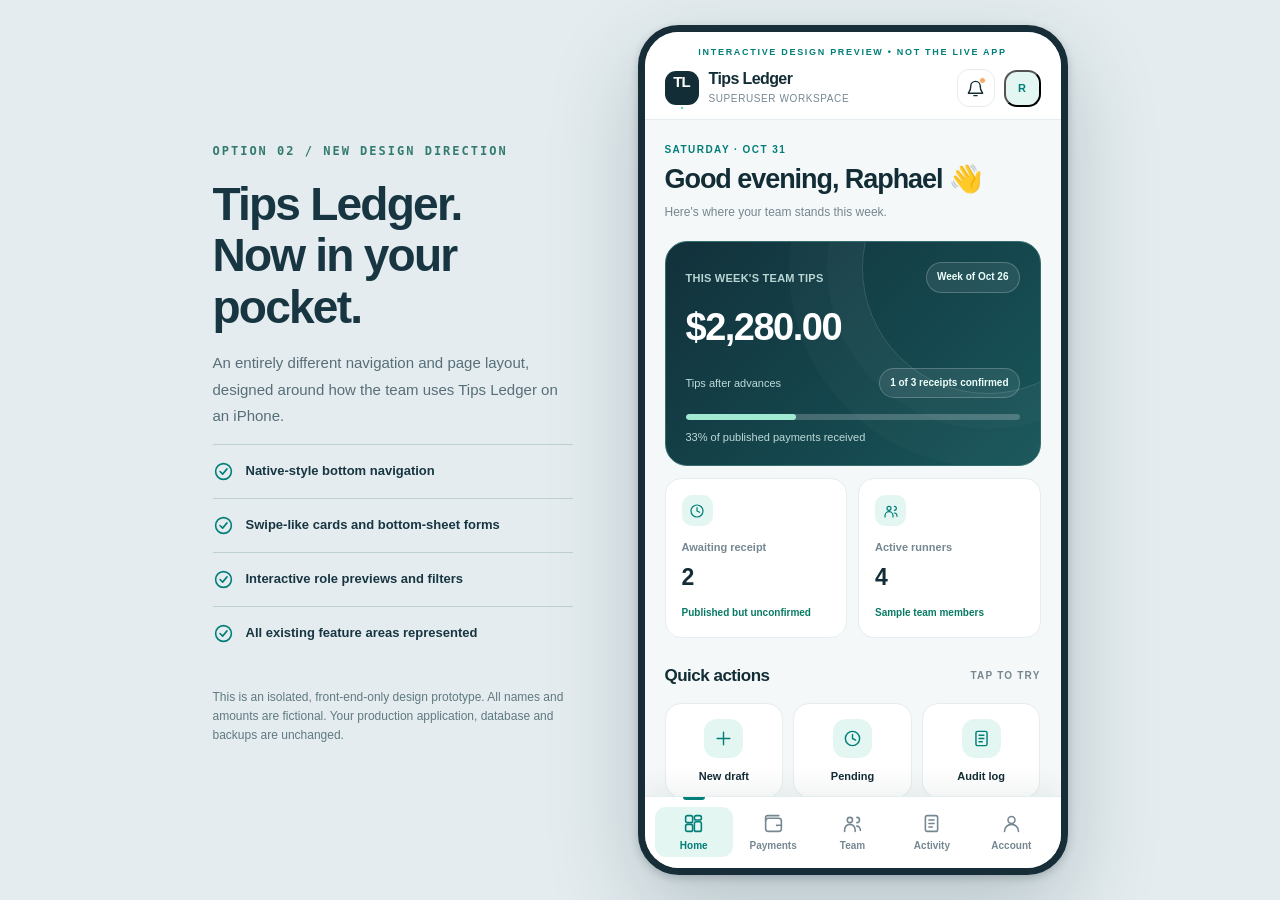
<file: design-previews/option2-mobile-preview.html>
<!DOCTYPE html>
<html lang="en" data-theme="light">
<head>
<meta charset="UTF-8">
<meta name="viewport" content="width=device-width, initial-scale=1, viewport-fit=cover">
<meta name="theme-color" content="#f5f8f9">
<meta name="robots" content="noindex,nofollow">
<meta name="description" content="Tips Ledger Option 2 mobile-first design concept. Static demo with fictional data; not connected to the real app.">
<title>Tips Ledger — Option 2 Mobile App Preview</title>
<style>

:root{
 --bg:#f5f8f9;--paper:#fff;--ink:#122d35;--muted:#758791;--line:#e5edf0;--teal:#007e78;
 --teal-light:#e4f6f2;--mint:#c4f0df;--hero:#12313b;--hero-end:#17565a;
 --orange:#a76b24;--orange-bg:#fff4e3;--positive:#087a64;--positive-bg:#e5f7f0;
 --red:#ab5261;--red-bg:#fbeaf0;--nav:#fff;--shadow:0 10px 38px rgba(17,50,62,.055);
 --svg-grid:#e6edf0;--svg-line:#007e78;--cream:#f3f3ed;--chip:#f3f6f6;--modal-bg:#ffffff;
 color-scheme:light;
}
html[data-theme="dark"]{
 --bg:#101b21;--paper:#19292f;--ink:#edf6f3;--muted:#a0b1b4;--line:#31454b;--teal:#6ed9c2;
 --teal-light:#24413f;--mint:#173f39;--hero:#173d43;--hero-end:#23636a;
 --orange:#e9b878;--orange-bg:#46392e;--positive:#91e6c7;--positive-bg:#25463f;
 --red:#f5a5b1;--red-bg:#4a3038;--nav:#18292f;--shadow:0 10px 38px rgba(0,0,0,.12);
 --svg-grid:#33494e;--svg-line:#81e4ca;--cream:#24363a;--chip:#27383d;--modal-bg:#1a2b31;
 color-scheme:dark;
}
*{box-sizing:border-box}
html{font-family:-apple-system,BlinkMacSystemFont,"SF Pro Display","Segoe UI",Arial,sans-serif;-webkit-font-smoothing:antialiased}
body{margin:0;background:#e4ecef;color:var(--ink);font-size:14px;line-height:1.46}
button,input,select,textarea{font:inherit}
button{cursor:pointer;-webkit-tap-highlight-color:transparent}
button:focus-visible,input:focus-visible,select:focus-visible,summary:focus-visible{outline:3px solid var(--teal);outline-offset:2px}
button:disabled{opacity:.46;cursor:not-allowed}
svg.i{width:19px;height:19px;fill:none;stroke:currentColor;stroke-width:1.8;stroke-linecap:round;stroke-linejoin:round;flex-shrink:0}
svg.i.sm{width:15px;height:15px}svg.i.lg{width:24px;height:24px}
.stage{min-height:100dvh;display:flex;align-items:center;justify-content:center;gap:65px;max-width:1100px;margin:auto;padding:25px}
.outside{width:360px;max-width:40%;color:#183642}
.outside .mono{font:700 12px/1.6 ui-monospace,SFMono-Regular,Consolas,monospace;letter-spacing:2px;color:#337b70}
.outside h1{font-size:clamp(32px,3.6vw,49px);line-height:1.12;letter-spacing:-1.8px;margin:17px 0}
.outside p{font-size:15px;line-height:1.75;color:#576e78}
.outside .feature{border-top:1px solid #bed0d2;padding:16px 0;font-weight:650;font-size:13px;display:flex;gap:12px;align-items:center}
.outside .feature svg{width:21px;height:21px;color:#007e78}
.outside .subnote{font-size:12px;line-height:1.6;margin-top:28px;color:#607a80}
.phone{position:relative;background:var(--bg);width:430px;max-width:100%;height:min(910px,calc(100dvh - 50px));min-height:630px;display:flex;flex-direction:column;overflow:hidden;border-radius:41px;border:7px solid #172e38;box-shadow:0 34px 90px #102b3a35,0 3px 9px #0a222835}
.topbar{flex-shrink:0;background:var(--paper);padding:14px 20px 12px;z-index:10;border-bottom:1px solid var(--line)}
.demo-strip{font-size:9px;letter-spacing:1.7px;font-weight:850;color:var(--teal);text-align:center;padding-bottom:10px}
.topbar-row{display:flex;align-items:center;justify-content:space-between;gap:12px}
.brand{display:flex;align-items:center;gap:10px;min-width:0}
.logo{width:34px;height:34px;border-radius:11px;background:var(--ink);color:var(--paper);display:grid;place-items:center;font-weight:900;font-size:15px;letter-spacing:-1px;flex-shrink:0}
.brand-t{font-size:16px;font-weight:820;line-height:1.1;letter-spacing:-.6px}
.brand-sub{font-size:10px;color:var(--muted);letter-spacing:.6px;margin-top:4px}
.top-actions{display:flex;align-items:center;gap:9px}
.icon-btn{height:38px;width:38px;border:1px solid var(--line);background:var(--paper);border-radius:12px;display:grid;place-items:center;color:var(--ink);position:relative}
.icon-btn .dot{position:absolute;right:8px;top:7px;height:7px;width:7px;background:#f5a866;border-radius:50%;border:1.5px solid var(--paper)}
.avatar{width:37px;height:37px;border-radius:13px;background:var(--teal-light);display:grid;place-items:center;color:var(--teal);font-weight:820;font-size:11px;flex-shrink:0}
.phone-scroll{flex:1;min-height:0;overflow:auto;overscroll-behavior:contain;scrollbar-width:thin;scrollbar-color:#a9c9c6 transparent;padding:23px 20px 30px}
.phone-scroll::-webkit-scrollbar{width:4px}.phone-scroll::-webkit-scrollbar-thumb{background:#b6cccb;border-radius:10px}
.screen-page{display:none;animation:rise .22s ease-out}
.screen-page.active{display:block}
@keyframes rise{from{opacity:.65;transform:translateY(5px)}to{opacity:1;transform:translateY(0)}}
.bottom-nav{background:var(--nav);border-top:1px solid var(--line);flex-shrink:0;display:flex;justify-content:space-around;gap:1px;padding:10px 10px calc(11px + env(safe-area-inset-bottom));z-index:12;box-shadow:0 -10px 25px #142e3710}
.nav-item{position:relative;border:0;background:transparent;min-width:0;flex:1;padding:6px 2px 3px;color:var(--muted);border-radius:11px;display:flex;flex-direction:column;align-items:center;gap:5px;font-size:10px;font-weight:700}
.nav-item .i{height:21px;width:21px}
.nav-item.active{color:var(--teal);background:var(--teal-light)}
.nav-item.active:before{content:"";position:absolute;top:-10px;left:36%;right:36%;height:3px;background:var(--teal);border-radius:0 0 5px 5px}
.nav-item[hidden]{display:none}
h1,h2,h3,p{margin-top:0}
.page-overline{text-transform:uppercase;letter-spacing:1.45px;color:var(--teal);font-size:10px;font-weight:850;margin-bottom:6px}
.page-title{font-weight:820;font-size:27px;line-height:1.13;letter-spacing:-1.05px;margin:0 0 9px}
.page-sub{font-size:12px;color:var(--muted);line-height:1.6;margin:0}
.section-title{font-size:17px;font-weight:800;letter-spacing:-.5px;margin:0}
.small-sub{font-size:11px;color:var(--muted);line-height:1.6}
.heading-row{display:flex;align-items:center;justify-content:space-between;gap:9px;margin-bottom:14px}
.stack{display:grid;gap:13px}.section-gap{margin-top:26px}
.row{display:flex;align-items:center;gap:10px}.space{justify-content:space-between}.end{justify-content:flex-end}
.btn-primary{border:0;border-radius:13px;background:var(--ink);color:var(--paper);padding:12px 15px;display:inline-flex;align-items:center;justify-content:center;gap:8px;font-size:12px;font-weight:750;min-height:43px}
.btn-primary.brand-btn{background:var(--teal);color:#fff}
.btn-soft{border:1px solid var(--line);background:var(--paper);color:var(--ink);border-radius:12px;padding:10px 12px;font-weight:760;font-size:11px;display:inline-flex;align-items:center;gap:6px;min-height:38px}
.btn-quiet{color:var(--teal);background:none;border:0;font-size:12px;font-weight:800;padding:8px 0;display:inline-flex;align-items:center;gap:5px}
.btn-danger{background:var(--red-bg);color:var(--red);border:1px solid transparent;min-height:37px;border-radius:10px;padding:8px 12px;font-size:11px;font-weight:760}
.btn-small{min-height:33px!important;font-size:11px;padding:8px 11px}
.pill{border-radius:99px;padding:5px 9px;display:inline-flex;align-items:center;gap:5px;font-weight:780;font-size:10px;line-height:1.3;white-space:nowrap}
.pill i{height:6px;width:6px;background:currentColor;border-radius:99px}
.pill.received,.pill.active{color:var(--positive);background:var(--positive-bg)}
.pill.published{color:var(--orange);background:var(--orange-bg)}
.pill.draft,.pill.inactive{color:var(--muted);background:var(--chip)}
.pill.superuser,.pill.admin{color:var(--teal);background:var(--teal-light)}
.card{background:var(--paper);border:1px solid var(--line);border-radius:18px;padding:17px;box-shadow:var(--shadow)}
.hero{background:linear-gradient(135deg,var(--hero),var(--hero-end));border:1px solid #356d6e;color:white;border-radius:22px;padding:20px;position:relative;overflow:hidden}
.hero:after{content:"";position:absolute;right:-74px;top:-100px;height:250px;width:250px;border-radius:50%;border:1px solid #ffffff25;box-shadow:0 0 0 35px #ffffff05,0 0 0 73px #ffffff05;pointer-events:none}
.hero .micro{font-size:11px;font-weight:650;color:#b9d6d5;letter-spacing:.25px}
.hero .value{font-size:clamp(31px,8vw,38px);font-weight:830;letter-spacing:-1.5px;line-height:1.2;margin:12px 0 17px;font-variant-numeric:tabular-nums}
.hero .hero-row{display:flex;align-items:center;justify-content:space-between;gap:12px}
.hero .small-white{font-size:11px;color:#bedbd9}
.hero .hero-pill{border:1px solid #ffffff35;background:#ffffff13;color:#edfffa;font-weight:700;border-radius:99px;padding:7px 10px;font-size:10px}
.progress-track{height:6px;background:#ffffff35;border-radius:99px;overflow:hidden;margin:16px 0 9px}
.progress-track span{height:100%;display:block;width:75%;background:#a2e9d3;border-radius:inherit}
.metrics-two{display:grid;grid-template-columns:repeat(2,minmax(0,1fr));gap:11px;margin-top:12px}
.metric-tile{border-radius:16px;background:var(--paper);border:1px solid var(--line);padding:16px;min-width:0}
.metric-tile .label{font-size:11px;color:var(--muted);font-weight:660}
.metric-tile .value{font-size:23px;line-height:1.2;letter-spacing:-.9px;font-weight:800;margin:9px 0}
.metric-tile .caption{color:var(--positive);font-size:10px;font-weight:700}
.metric-tile .caption.warn{color:var(--orange)}
.metric-tile .icon-box{width:31px;height:31px;border-radius:10px;background:var(--teal-light);display:grid;place-items:center;color:var(--teal);margin-bottom:13px}
.metric-tile .icon-box .i{height:16px;width:16px}
.quick-row{display:grid;grid-template-columns:repeat(3,minmax(0,1fr));gap:10px}
.quick{min-width:0;border:1px solid var(--line);background:var(--paper);border-radius:16px;padding:15px 7px 13px;display:flex;align-items:center;flex-direction:column;gap:10px;color:var(--ink);font-size:11px;font-weight:740}
.quick .quick-ico{height:39px;width:39px;display:grid;place-items:center;background:var(--teal-light);color:var(--teal);border-radius:13px}
.quick .quick-ico .i{height:19px;width:19px}
.quick:disabled{opacity:.5}
.graph-card{padding:17px 15px 10px}
.graph-card .headline{font-size:19px;letter-spacing:-.55px;font-weight:800;margin:4px 0}
.graph-svg{width:100%;height:auto;display:block;overflow:visible}
.graph-axis{font-size:10px;fill:var(--muted);font-family:inherit}
.graph-grid{stroke:var(--svg-grid);stroke-width:1;stroke-dasharray:3 5}
.chart-line{stroke:var(--svg-line);stroke-width:3.6;fill:none;stroke-linecap:round;stroke-linejoin:round}
.legend-item{display:flex;align-items:center;gap:7px;color:var(--muted);font-size:10px;font-weight:650}
.legend-item:before{content:"";height:7px;width:7px;border-radius:50%;background:var(--teal)}
.payment-card{background:var(--paper);border:1px solid var(--line);border-radius:17px;padding:15px;box-shadow:var(--shadow)}
.payment-head{display:flex;justify-content:space-between;align-items:start;gap:10px;margin-bottom:15px}
.payment-icon{width:37px;height:37px;background:var(--teal-light);color:var(--teal);display:grid;place-items:center;border-radius:12px;flex-shrink:0}
.payment-name{font-size:14px;font-weight:800;line-height:1.2;margin-bottom:4px}
.payment-date{font-size:11px;color:var(--muted)}
.payment-amount{font-size:22px;letter-spacing:-.6px;font-weight:850;font-variant-numeric:tabular-nums}
.payment-amount small{display:block;font-size:10px;color:var(--muted);font-weight:550;letter-spacing:0;text-align:right}
.payment-separator{height:1px;background:var(--line);margin:14px 0 11px}
.payment-breakdown{display:grid;grid-template-columns:repeat(3,1fr);gap:6px}
.payment-breakdown span{display:block;color:var(--muted);font-size:10px}
.payment-breakdown strong{display:block;font-size:12px;margin-top:4px;font-weight:780;font-variant-numeric:tabular-nums}
.payment-actions{display:flex;gap:7px;margin-top:13px}
.payment-actions button{flex:1}
.compact-filters{display:flex;gap:8px;overflow-x:auto;scrollbar-width:none;padding-bottom:2px}
.compact-filters::-webkit-scrollbar{display:none}
.filter-chip{border:1px solid var(--line);border-radius:99px;padding:9px 15px;color:var(--muted);background:var(--paper);font-size:11px;font-weight:730;white-space:nowrap;flex-shrink:0}
.filter-chip.selected{background:var(--ink);border-color:var(--ink);color:var(--paper)}
.split-banner{display:flex;align-items:center;justify-content:space-between;gap:12px;background:var(--teal-light);border:1px solid var(--line);border-radius:15px;padding:14px}
.split-banner strong{display:block;font-size:12px}
.split-banner small{display:block;font-size:10px;color:var(--muted);margin-top:3px}
.split-banner .i{color:var(--teal)}
.ghost-line{height:1px;background:var(--line)}
.person-row{background:var(--paper);border:1px solid var(--line);border-radius:15px;padding:14px;display:flex;align-items:center;gap:11px}
.person-row .person-data{flex:1;min-width:0}
.person-row .person-name{font-size:12px;font-weight:790;white-space:nowrap;overflow:hidden;text-overflow:ellipsis}
.person-row .person-meta{color:var(--muted);font-size:10px;margin-top:4px}
.person-row .avatar{width:39px;height:39px}
.person-row .right{display:flex;align-items:end;flex-direction:column;gap:6px}
.person-row .rate{font-weight:760;font-size:12px}
.person-row .actions{display:flex;gap:6px;margin-top:9px}
.section-note{font-size:11px;line-height:1.6;background:var(--cream);color:var(--muted);padding:13px 14px;border-radius:12px}
.audit-entry{position:relative;display:flex;gap:12px;padding:2px 0 22px}
.audit-entry:after{position:absolute;content:"";top:27px;bottom:0;left:14px;width:1px;background:var(--line)}
.audit-entry:last-child:after{display:none}
.audit-icon{height:29px;width:29px;border-radius:10px;display:grid;place-items:center;color:var(--teal);background:var(--teal-light);flex-shrink:0}
.audit-icon .i{height:15px;width:15px}
.audit-body{flex:1;min-width:0;padding-top:1px}
.audit-title{font-size:12px;font-weight:750}
.audit-meta{color:var(--muted);font-size:10px;margin-top:4px}
.audit-description{background:var(--bg);padding:10px 11px;border-radius:9px;font-size:11px;color:var(--muted);margin-top:9px}
.audit-when{font-size:10px;color:var(--muted);white-space:nowrap}
.field{display:grid;gap:6px;min-width:0}
.field label,.field-label{font-size:11px;font-weight:770;color:var(--ink)}
.field input,.field select,.field textarea{width:100%;background:var(--bg);color:var(--ink);border:1px solid var(--line);outline:0;border-radius:11px;min-height:44px;padding:10px 12px;font-size:13px}
.field input:focus,.field select:focus,.field textarea:focus{border-color:var(--teal);box-shadow:0 0 0 3px var(--teal-light)}
.form-stack{display:grid;gap:13px}
.filter-box{padding:13px;border:1px solid var(--line);border-radius:15px;background:var(--paper)}
.filter-box .two{display:grid;grid-template-columns:repeat(2,minmax(0,1fr));gap:9px}
.settings-row{display:flex;align-items:center;gap:12px;padding:15px 0;border-bottom:1px solid var(--line)}
.settings-row:last-child{border-bottom:0}
.setting-icon{width:39px;height:39px;border-radius:13px;display:grid;place-items:center;color:var(--teal);background:var(--teal-light)}
.settings-row .details{min-width:0;flex:1}
.settings-row .details strong{display:block;font-size:12px}
.settings-row .details small{display:block;color:var(--muted);font-size:10px;margin-top:3px}
.switch{border:0;height:27px;width:47px;border-radius:99px;background:#aab9b9;padding:3px;transition:.2s;display:flex;align-items:center}
.switch:after{content:"";width:21px;height:21px;border-radius:50%;background:white;box-shadow:0 2px 4px #0002;transition:.2s}
.switch.on{background:var(--teal)}
.switch.on:after{transform:translateX(20px)}
.labelled-select{background:var(--paper);border:1px solid var(--line);border-radius:11px;padding:10px;color:var(--ink);font-weight:700;font-size:11px;max-width:145px}
details{border-top:1px solid var(--line);padding:14px 0}
details summary{cursor:pointer;font-weight:750;font-size:12px}
details p{color:var(--muted);font-size:11px;line-height:1.6;margin:8px 0}
.empty{text-align:center;padding:33px 18px;color:var(--muted);border:1px dashed var(--line);border-radius:16px;background:var(--paper)}
.empty .i{height:26px;width:26px;color:var(--teal);margin-bottom:9px}
.empty strong{display:block;color:var(--ink);margin-bottom:6px}
.empty p{font-size:12px}
.overlay{position:fixed;inset:0;background:#0b2029ad;display:none;align-items:flex-end;justify-content:center;z-index:55;padding:0}
.overlay.open{display:flex}
.sheet{background:var(--modal-bg);color:var(--ink);border-radius:25px 25px 0 0;width:min(460px,100%);max-height:88dvh;overflow:auto;padding:10px 20px calc(23px + env(safe-area-inset-bottom));box-shadow:0 -20px 55px #0003;animation:slideup .22s ease-out}
@keyframes slideup{from{transform:translateY(24px);opacity:.75}to{transform:translateY(0);opacity:1}}
.handle{background:var(--line);height:4px;width:42px;border-radius:99px;margin:2px auto 19px}
.sheet-head{display:flex;justify-content:space-between;align-items:center;gap:10px;margin-bottom:20px}
.sheet-head h2{font-size:22px;letter-spacing:-.8px;margin:0}
.close-btn{border:0;height:34px;width:34px;background:var(--chip);border-radius:10px;display:grid;place-items:center;color:var(--ink)}
.form-grid{display:grid;grid-template-columns:1fr 1fr;gap:12px}
.form-grid .full{grid-column:1/-1}
.total-preview{background:var(--teal-light);padding:15px;border-radius:13px;display:flex;justify-content:space-between;align-items:center;gap:10px}
.total-preview span{font-size:11px;color:var(--muted)}
.total-preview b{font-size:20px;color:var(--ink)}
.sheet-footer{display:flex;gap:9px;margin-top:17px}
.sheet-footer button{flex:1}
.toast{position:fixed;bottom:103px;left:50%;transform:translate(-50%,15px);width:calc(100% - 38px);max-width:398px;opacity:0;pointer-events:none;transition:.2s;z-index:90;background:#12313a;color:#fff;padding:13px 16px;border-radius:13px;font-size:12px;font-weight:650;box-shadow:0 12px 40px #0003}
.toast.show{opacity:1;transform:translate(-50%,0)}
.demo-only{font-size:10px;font-weight:750;text-transform:uppercase;letter-spacing:1.2px;color:var(--muted)}
.badge-number{display:grid;place-items:center;background:#df866b;border-radius:99px;color:#fff;font-size:9px;font-weight:850;width:16px;height:16px;position:absolute;top:0;right:9px}
@media(min-width:720px){
 .sheet{border-radius:23px;max-height:80dvh}
 .overlay{align-items:center;padding:25px}
}
@media(max-width:740px){
 body{background:var(--bg)}
 .stage{padding:0;display:block;min-height:100dvh}
 .outside{display:none}
 .phone{height:100dvh;width:100%;border:0;border-radius:0;min-height:0;box-shadow:none}
 .phone-scroll{padding:22px 18px 26px}
}
@media(max-width:365px){
 .phone-scroll{padding:18px 13px 25px}
 .hero{padding:17px}
 .page-title{font-size:24px}
 .bottom-nav{padding-left:4px;padding-right:4px}
 .nav-item{font-size:9px}
 .payment-amount{font-size:19px}
}
@media(prefers-reduced-motion:reduce){*{animation:none!important;scroll-behavior:auto!important;transition:none!important}}

</style>

</head>
<body>
<svg aria-hidden="true" xmlns="http://www.w3.org/2000/svg" style="position:absolute;height:0;width:0;overflow:hidden">
<symbol id="ic-home" viewBox="0 0 24 24"><rect x="3" y="3" width="8" height="8" rx="2"/><rect x="13" y="3" width="8" height="5" rx="2"/><rect x="13" y="10" width="8" height="11" rx="2"/><rect x="3" y="13" width="8" height="8" rx="2"/></symbol>
<symbol id="ic-wallet" viewBox="0 0 24 24"><rect x="3" y="6" width="18" height="15" rx="3"/><path d="M3 9V5a2 2 0 012-2h13M15.5 14h5.5"/><path d="M16 14.5h.01"/></symbol>
<symbol id="ic-users" viewBox="0 0 24 24"><circle cx="9" cy="8" r="3"/><path d="M3 21v-2a6 6 0 0112 0v2M17 11a3 3 0 000-6M17 15c2 0 4 2 4 5"/></symbol>
<symbol id="ic-activity" viewBox="0 0 24 24"><rect x="5" y="3" width="14" height="18" rx="2"/><path d="M9 8h6M9 12h6M9 16h4"/></symbol>
<symbol id="ic-user" viewBox="0 0 24 24"><circle cx="12" cy="8" r="4"/><path d="M4 21a8 8 0 0116 0"/></symbol>
<symbol id="ic-bell" viewBox="0 0 24 24"><path d="M18 9a6 6 0 00-12 0c0 7-3 7-3 9h18c0-2-3-2-3-9M10 21h4"/></symbol>
<symbol id="ic-plus" viewBox="0 0 24 24"><path d="M12 4v16M4 12h16"/></symbol>
<symbol id="ic-arrow-right" viewBox="0 0 24 24"><path d="M4 12h16M14 6l6 6-6 6"/></symbol>
<symbol id="ic-arrow-up" viewBox="0 0 24 24"><path d="M12 20V4m-6 6l6-6 6 6"/></symbol>
<symbol id="ic-chevron-right" viewBox="0 0 24 24"><path d="M9 5l7 7-7 7"/></symbol>
<symbol id="ic-chevron-down" viewBox="0 0 24 24"><path d="M6 9l6 6 6-6"/></symbol>
<symbol id="ic-check" viewBox="0 0 24 24"><path d="M4 12l5 5L20 6"/></symbol>
<symbol id="ic-check-circle" viewBox="0 0 24 24"><circle cx="12" cy="12" r="9"/><path d="M8 12l3 3 5-6"/></symbol>
<symbol id="ic-clock" viewBox="0 0 24 24"><circle cx="12" cy="12" r="9"/><path d="M12 7v5l4 2"/></symbol>
<symbol id="ic-shield" viewBox="0 0 24 24"><path d="M12 2l8 3v6c0 5-3 9-8 11-5-2-8-6-8-11V5z"/><path d="M9 12l2 2 4-4"/></symbol>
<symbol id="ic-settings" viewBox="0 0 24 24"><circle cx="12" cy="12" r="3.5"/><path d="M10 2h4l.7 2.3 2 1.2 2.3-.6 2 3.6-1.7 1.7v2.6l1.7 1.7-2 3.6-2.3-.6-2 1.2L14 22h-4l-.7-2.3-2-1.2-2.3.6-2-3.6 1.7-1.7v-2.6L3 9.5l2-3.6 2.3.6 2-1.2z"/></symbol>
<symbol id="ic-filter" viewBox="0 0 24 24"><path d="M4 6h16M7 12h10M10 18h4"/></symbol>
<symbol id="ic-download" viewBox="0 0 24 24"><path d="M12 3v12m-5-5l5 5 5-5M4 17v4h16v-4"/></symbol>
<symbol id="ic-edit" viewBox="0 0 24 24"><path d="M4 17l-1 4 4-1L20 7l-3-3L4 17zM14 7l3 3"/></symbol>
<symbol id="ic-trash" viewBox="0 0 24 24"><path d="M4 6h16M9 6V4h6v2M6 6l1 15h10l1-15M10 10v7m4-7v7"/></symbol>
<symbol id="ic-eye" viewBox="0 0 24 24"><path d="M2 12s4-7 10-7 10 7 10 7-4 7-10 7-10-7-10-7z"/><circle cx="12" cy="12" r="3"/></symbol>
<symbol id="ic-refresh" viewBox="0 0 24 24"><path d="M20 11a8 8 0 00-14-5L4 8M4 4v4h4M4 13a8 8 0 0014 5l2-2m0 4v-4h-4"/></symbol>
<symbol id="ic-chart" viewBox="0 0 24 24"><path d="M3 20h18M5 16l5-6 4 4 6-9"/></symbol>
<symbol id="ic-moon" viewBox="0 0 24 24"><path d="M20 16a8 8 0 01-12-12 8 8 0 1012 12z"/></symbol>
<symbol id="ic-sun" viewBox="0 0 24 24"><circle cx="12" cy="12" r="4"/><path d="M12 2v2M12 20v2M2 12h2m16 0h2M5 5l1.5 1.5M17.5 17.5 19 19M19 5l-1.5 1.5M6.5 17.5 5 19"/></symbol>
<symbol id="ic-lock" viewBox="0 0 24 24"><rect x="4" y="10" width="16" height="12" rx="2"/><path d="M8 10V7a4 4 0 018 0v3"/></symbol>
<symbol id="ic-x" viewBox="0 0 24 24"><path d="M5 5l14 14M19 5L5 19"/></symbol>
<symbol id="ic-info" viewBox="0 0 24 24"><circle cx="12" cy="12" r="9"/><path d="M12 11v6m0-10v.5"/></symbol>
<symbol id="ic-log-out" viewBox="0 0 24 24"><path d="M10 4H5a2 2 0 00-2 2v12a2 2 0 002 2h5M13 8l4 4-4 4m4-4H8"/></symbol>
<symbol id="ic-calendar" viewBox="0 0 24 24"><rect x="3" y="5" width="18" height="16" rx="2"/><path d="M7 3v4m10-4v4M3 10h18"/></symbol>
<symbol id="ic-sparkles" viewBox="0 0 24 24"><path d="M12 2l2 7 7 2-7 2-2 7-2-7-7-2 7-2zM19 18l.8 2.2L22 21l-2.2.8L19 24l-.8-2.2L16 21l2.2-.8z"/></symbol>
<symbol id="ic-more" viewBox="0 0 24 24"><circle cx="5" cy="12" r="1.2"/><circle cx="12" cy="12" r="1.2"/><circle cx="19" cy="12" r="1.2"/></symbol>
<symbol id="ic-send" viewBox="0 0 24 24"><path d="M22 2L11 13M22 2l-6 20-5-9-9-5z"/></symbol>
<symbol id="ic-receipt" viewBox="0 0 24 24"><path d="M5 3l2 2 3-2 2 2 3-2 3 2 1-2v18l-2-2-3 2-2-2-3 2-2-2-2 2zM8 10h8M8 14h6"/></symbol>
<symbol id="ic-search" viewBox="0 0 24 24"><circle cx="11" cy="11" r="7"/><path d="M16 16l5 5"/></symbol>
<symbol id="ic-target" viewBox="0 0 24 24"><circle cx="12" cy="12" r="9"/><circle cx="12" cy="12" r="5"/><circle cx="12" cy="12" r="1"/></symbol>
<symbol id="ic-rotate" viewBox="0 0 24 24"><path d="M5 12a7 7 0 017-7 8 8 0 018 8M20 5v8h-8M19 12a7 7 0 01-7 7 8 8 0 01-8-8M4 19v-8h8"/></symbol>
</svg>
<div class="stage">
 <aside class="outside">
  <div class="mono">OPTION 02 / NEW DESIGN DIRECTION</div>
  <h1>Tips Ledger.<br>Now in your pocket.</h1>
  <p>An entirely different navigation and page layout, designed around how the team uses Tips Ledger on an iPhone.</p>
  <div class="feature"><svg class="i"><use href="#ic-check-circle"></use></svg> Native-style bottom navigation</div>
  <div class="feature"><svg class="i"><use href="#ic-check-circle"></use></svg> Swipe-like cards and bottom-sheet forms</div>
  <div class="feature"><svg class="i"><use href="#ic-check-circle"></use></svg> Interactive role previews and filters</div>
  <div class="feature"><svg class="i"><use href="#ic-check-circle"></use></svg> All existing feature areas represented</div>
  <p class="subnote">This is an isolated, front-end-only design prototype. All names and amounts are fictional. Your production application, database and backups are unchanged.</p>
 </aside>
 <div class="phone" id="phone">
  <header class="topbar">
   <div class="demo-strip">INTERACTIVE DESIGN PREVIEW • NOT THE LIVE APP</div>
   <div class="topbar-row">
    <div class="brand">
     <div class="logo">TL<span style="color:#6ed9c2">.</span></div>
     <div><div class="brand-t">Tips Ledger</div><div class="brand-sub" id="roleHeader">SUPERUSER WORKSPACE</div></div>
    </div>
    <div class="top-actions">
     <button type="button" id="notificationsButton" class="icon-btn" aria-label="Preview notifications"><svg class="i"><use href="#ic-bell"></use></svg><span class="dot" aria-hidden="true"></span></button>
     <button type="button" id="profileButton" aria-label="Switch preview role" class="avatar">RA</button>
    </div>
   </div>
  </header>
  <div class="phone-scroll" id="scroller">
   <section id="screen-home" class="screen-page active" aria-label="Overview">
    <div class="heading-row" style="margin-bottom:19px;align-items:flex-start">
     <div><div class="page-overline" id="greetingDate">SATURDAY · OCT 31</div><h1 id="welcomeTitle" class="page-title">Good evening, Raphael 👋</h1><p id="welcomeSub" class="page-sub">Here’s where your team stands this week.</p></div>
    </div>
    <div id="homeContent"></div>
   </section>
   <section id="screen-payments" class="screen-page" aria-label="Payments">
    <div class="heading-row" style="align-items:flex-start">
     <div><div class="page-overline">WEEKLY LEDGER</div><h1 class="page-title">Payments</h1><p class="page-sub">Every payout, beautifully organized.</p></div>
     <button id="newDraftTop" class="btn-primary brand-btn btn-small" type="button"><svg class="i sm"><use href="#ic-plus"></use></svg> New</button>
    </div>
    <div id="paymentTopSummary"></div>
    <div class="heading-row section-gap" style="margin-bottom:12px"><h2 class="section-title">Payment history</h2><button id="exportButton" class="btn-soft" type="button"><svg class="i sm"><use href="#ic-download"></use></svg> Excel</button></div>
    <div class="compact-filters" id="paymentStatusTabs" aria-label="Filter payments by status">
     <button class="filter-chip selected" data-status="" type="button">All</button>
     <button class="filter-chip" data-status="draft" type="button">Drafts</button>
     <button class="filter-chip" data-status="published" type="button">Published</button>
     <button class="filter-chip" data-status="received" type="button">Received</button>
    </div>
    <div class="filter-box section-gap" style="margin-top:13px;margin-bottom:13px">
     <div class="form-grid">
      <div class="field"><label for="paymentFrom">From</label><input id="paymentFrom" type="date"></div>
      <div class="field"><label for="paymentTo">To</label><input id="paymentTo" type="date"></div>
      <div class="field full" id="runnerFilterWrap"><label for="paymentRunner">Runner</label><select id="paymentRunner"><option value="">All runners</option></select></div>
     </div>
     <div class="row space" style="margin-top:9px"><span id="paymentsCount" class="small-sub"></span><button id="clearPaymentFilters" type="button" class="btn-quiet">Clear filters</button></div>
    </div>
    <div id="paymentList" class="stack"></div>
   </section>
   <section id="screen-team" class="screen-page" aria-label="Employees">
    <div class="heading-row" style="align-items:flex-start">
     <div><div class="page-overline">OUR PEOPLE</div><h1 class="page-title">The team</h1><p class="page-sub">People, permissions and hourly rates.</p></div>
     <button id="addEmployeeButton" class="btn-primary brand-btn btn-small" type="button"><svg class="i sm"><use href="#ic-plus"></use></svg> Add</button>
    </div>
    <div id="teamStats"></div>
    <div class="section-gap">
     <div class="field" style="position:relative">
      <label for="teamSearch">Search people</label>
      <input id="teamSearch" type="search" placeholder="Find a team member…">
     </div>
    </div>
    <div class="row space" style="margin:16px 0 11px">
     <h2 class="section-title">Employee directory</h2><span class="small-sub" id="teamCount"></span>
    </div>
    <div id="teamList" class="stack"></div>
    <div class="section-gap section-note"><svg class="i sm" style="vertical-align:-3px"><use href="#ic-shield"></use></svg> Role permissions are the same as the current app. Superuser manages Admins, Managers and Runners; Admin manages Managers and Runners; Managers and Runners cannot manage staff.</div>
   </section>
   <section id="screen-audit" class="screen-page" aria-label="Audit Log">
    <div class="page-overline">CONTROL & ACCOUNTABILITY</div><h1 class="page-title">Activity log</h1><p class="page-sub">Every important change, in one clear timeline.</p>
    <div class="filter-box section-gap">
     <div class="heading-row" style="margin-bottom:11px"><h2 class="section-title" style="font-size:14px">Search audit log</h2><svg class="i sm" style="color:var(--muted)"><use href="#ic-filter"></use></svg></div>
     <div class="form-stack">
      <div class="field"><label for="auditAction">Action</label><select id="auditAction"><option value="">All actions</option><option value="employee.created">Employee created</option><option value="employee.activated">Employee activated</option><option value="employee.deactivated">Employee deactivated</option><option value="employee.permanently_deleted">Employee permanently deleted</option><option value="payment.draft_created">Payment draft created</option><option value="payment.edited">Payment edited</option><option value="payment.published">Payment published</option><option value="payment.receipt_confirmed">Payment receipt confirmed</option><option value="hourly_rate.update">Rate updated</option></select></div>
      <div class="field"><label for="auditActor">Performed by</label><select id="auditActor"><option value="">All Managers, Admins &amp; Superuser</option></select></div>
      <div class="field"><label for="auditEmployee">Employee</label><select id="auditEmployee"><option value="">All employees (except Superuser)</option></select></div>
      <div class="form-grid"><div class="field"><label for="auditFrom">From</label><input type="date" id="auditFrom"></div><div class="field"><label for="auditTo">To</label><input type="date" id="auditTo"></div></div>
     </div>
     <div class="row space" style="margin-top:11px"><button type="button" class="btn-primary brand-btn btn-small" id="auditSearch"><svg class="i sm"><use href="#ic-search"></use></svg> Search</button><button id="auditClear" type="button" class="btn-quiet">Clear filters</button></div>
    </div>
    <div class="heading-row section-gap"><h2 class="section-title">Timeline</h2><span class="small-sub" id="auditCount"></span></div>
    <div class="card" style="padding:18px 13px">
      <div id="auditList"></div>
      <button type="button" id="auditShowMore" class="btn-soft" style="width:100%;justify-content:center;margin-top:4px">Show 10 more <svg class="i sm"><use href="#ic-chevron-down"></use></svg></button>
    </div>
   </section>
   <section id="screen-profile" class="screen-page" aria-label="Account">
    <div class="page-overline">YOUR WORKSPACE</div><h1 class="page-title">Account</h1><p class="page-sub">Your profile and personal preferences.</p>
    <div id="profileCard" class="card section-gap"></div>
    <div class="section-gap heading-row"><h2 class="section-title">Preview settings</h2><span class="demo-only">Safe to explore</span></div>
    <div class="card" style="padding:4px 16px">
     <div class="settings-row"><span class="setting-icon"><svg class="i"><use href="#ic-users"></use></svg></span><div class="details"><strong>Preview as a different role</strong><small>See the exact visibility rules</small></div><button id="rolePickerButton" class="btn-soft btn-small" type="button">Switch <svg class="i sm"><use href="#ic-chevron-down"></use></svg></button></div>
     <div class="settings-row"><span class="setting-icon"><svg class="i"><use href="#ic-moon"></use></svg></span><div class="details"><strong>Dark appearance</strong><small>Try a dark version of this layout</small></div><button id="themeSwitch" type="button" class="switch" aria-label="Toggle dark mode" aria-pressed="false"></button></div>
     <div class="settings-row"><span class="setting-icon"><svg class="i"><use href="#ic-bell"></use></svg></span><div class="details"><strong>Push notifications</strong><small>Enabled • Preview status only</small></div><span class="pill received"><i></i>On</span></div>
     <div class="settings-row"><span class="setting-icon"><svg class="i"><use href="#ic-lock"></use></svg></span><div class="details"><strong>Change password</strong><small>12 character minimum in the real app</small></div><button class="icon-btn" style="height:32px;width:32px" id="passwordButton" aria-label="Preview password settings"><svg class="i sm"><use href="#ic-chevron-right"></use></svg></button></div>
    </div>
    <div class="card section-gap">
     <h2 class="section-title" style="font-size:14px">Notification troubleshooting</h2><p class="small-sub" style="margin-top:7px">The production version supports re-registering the device, sending a test push, and disabling notifications.</p>
     <details id="troubleshooting"><summary>Open troubleshooting options</summary><p>This preview never requests notification permission or sends real push messages.</p><div class="stack" style="gap:8px"><button class="btn-soft" data-simulate="Device re-registration is available in the real app.">Re-register device</button><button class="btn-soft" data-simulate="Test push is available in the real app.">Send test push</button><button class="btn-soft" data-simulate="Notifications were not changed in this demo.">Disable on this device</button></div></details>
    </div>
    <button class="btn-soft section-gap" id="signOutButton" style="width:100%;justify-content:center"><svg class="i sm"><use href="#ic-log-out"></use></svg> Sign out (preview)</button>
    <p class="small-sub" style="text-align:center;margin:17px 0 0">Concept 02 · Mobile First · Fictional demo</p>
   </section>
  </div>
  <nav class="bottom-nav" id="bottomNav" aria-label="Main navigation">
   <button type="button" data-page="home" class="nav-item active" aria-current="page"><svg class="i"><use href="#ic-home"></use></svg>Home</button>
   <button type="button" data-page="payments" class="nav-item"><svg class="i"><use href="#ic-wallet"></use></svg>Payments</button>
   <button type="button" data-page="team" class="nav-item"><svg class="i"><use href="#ic-users"></use></svg>Team</button>
   <button type="button" data-page="audit" class="nav-item"><svg class="i"><use href="#ic-activity"></use></svg>Activity</button>
   <button type="button" data-page="profile" class="nav-item"><svg class="i"><use href="#ic-user"></use></svg>Account</button>
  </nav>
 </div>
</div>
<div class="overlay" id="sheetOverlay" role="presentation" aria-hidden="true">
 <div class="sheet" id="sheet" role="dialog" aria-modal="true" aria-labelledby="sheetTitle">
  <div class="handle"></div>
  <div class="sheet-head"><h2 id="sheetTitle">Preview</h2><button type="button" id="closeSheet" class="close-btn" aria-label="Close dialog"><svg class="i"><use href="#ic-x"></use></svg></button></div>
  <div id="sheetBody"></div>
 </div>
</div>
<div class="toast" id="toast" role="status" aria-live="polite"></div>
<script>

(function(){
"use strict";
// DEMO ONLY: fictional in-memory data, no network requests or persistence.
const people=[
{id:"su",name:"Raphael",role:"superuser",active:true,rate:null},
{id:"ad",name:"Lea Mansour",role:"admin",active:true,rate:null},
{id:"mg",name:"Omar Haddad",role:"manager",active:true,rate:null},
{id:"mg2",name:"Talia Nassar",role:"manager",active:true,rate:null},
{id:"r1",name:"Maya Salem",role:"runner",active:true,rate:4.5},
{id:"r2",name:"Nour Farah",role:"runner",active:true,rate:4.25},
{id:"r3",name:"Samir Karam",role:"runner",active:true,rate:4.75},
{id:"r4",name:"Dina Khalil",role:"runner",active:true,rate:4.2},
{id:"r5",name:"Jad Youssef",role:"runner",active:false,rate:4}
];
let payments=[
["r1","2026-10-26",38,720,55,"published"],
["r2","2026-10-26",36,580,0,"published"],
["r3","2026-10-26",40,680,50,"received"],
["r4","2026-10-26",30,425,20,"draft"],
["r1","2026-10-19",37,670,40,"received"],
["r2","2026-10-19",40,635,0,"received"],
["r3","2026-10-19",36,590,25,"received"],
["r4","2026-10-19",32,470,0,"received"],
["r1","2026-10-12",39,545,0,"received"],
["r2","2026-10-12",35,595,45,"received"],
["r3","2026-10-12",35,605,0,"received"],
["r1","2026-10-05",41,610,60,"received"],
["r2","2026-10-05",36,550,15,"received"],
["r1","2026-09-28",34,520,0,"received"],
["r3","2026-09-28",37,640,30,"received"],
["r1","2026-09-21",38,485,20,"received"],
["r4","2026-09-21",31,455,0,"received"]
].map((a,i)=>({id:"p"+i,runnerId:a[0],week:a[1],hours:a[2],tips:a[3],advance:a[4],status:a[5],rate:people.find(p=>p.id===a[0]).rate}));
const acts=["payment.published","payment.receipt_confirmed","payment.draft_created","hourly_rate.update","employee.activated","payment.edited","employee.created","employee.deactivated"];
let audit=Array.from({length:37},(_,i)=>({id:"a"+i,date:new Date(Date.UTC(2026,9,31,9,0)-i*43200000).toISOString(),actorId:["su","ad","mg","su","ad","mg","su","ad"][i%8],targetId:["r2","r1","r4","r3","r5","r2","r4","mg2"][i%8],action:acts[i%8],note:"Sample activity · fictional data"}));
let notifications=[
{id:1,title:"Payment confirmed",body:"Maya Salem confirmed her weekly payment.",read:false},
{id:2,title:"Payment published",body:"Nour Farah's weekly payment was published.",read:false},
{id:3,title:"Rate updated",body:"A sample hourly rate was updated.",read:true}
];
const personas={superuser:"su",admin:"ad",manager:"mg",runner:"r1"};
let role="superuser",page="home",statusFilter="",auditLimit=10,sheetMode="",sheetId="",graphRange=6,tableMode=false,timer=0;
const $=id=>document.getElementById(id);
const person=id=>people.find(p=>p.id===id);
const self=()=>person(personas[role]);
const roleName=r=>({superuser:"Superuser",admin:"Admin",manager:"Manager",runner:"Runner"}[r]||r);
const money=n=>"$"+Number(n||0).toLocaleString("en-US",{minimumFractionDigits:2,maximumFractionDigits:2});
const esc=s=>String(s??"").replace(/[&<>"']/g,c=>({"&":"&amp;","<":"&lt;",">":"&gt;",'"':"&quot;","'":"&#39;"}[c]));
const ico=(name,extra="")=>'<svg class="i '+extra+'" aria-hidden="true"><use href="#ic-'+name+'"></use></svg>';
const initials=s=>String(s).split(" ").map(w=>w[0]).slice(0,2).join("").toUpperCase();
const day=s=>new Date(s+"T12:00:00").toLocaleDateString("en-US",{month:"short",day:"numeric"});
const privileged=()=>role==="superuser"||role==="admin";
const canManage=p=>!!p&&p.id!==self().id&&(role==="superuser"?["admin","manager","runner"].includes(p.role):role==="admin"?["manager","runner"].includes(p.role):false);
const visiblePayment=p=>role!=="runner"||(p.runnerId===self().id&&p.status!=="draft");
function toast(message){$("toast").textContent=message;$("toast").classList.add("show");clearTimeout(timer);timer=setTimeout(()=>$("toast").classList.remove("show"),2900)}
function go(where){
 if((where==="team"||where==="audit")&&!privileged()){toast("This screen is unavailable to "+roleName(role)+".");return}
 page=where;
 document.querySelectorAll(".screen-page").forEach(x=>x.classList.toggle("active",x.id==="screen-"+where));
 document.querySelectorAll(".nav-item").forEach(x=>{let on=x.dataset.page===where;x.classList.toggle("active",on);if(on)x.setAttribute("aria-current","page");else x.removeAttribute("aria-current")});
 $("scroller").scrollTop=0;
}
function pushAudit(action,id,note){audit.unshift({id:"new"+Date.now(),date:new Date().toISOString(),actorId:self().id,targetId:id,action,note:note||"Sample change"});auditLimit=10}
function paymentStatus(p){return p.status[0].toUpperCase()+p.status.slice(1)}
function cardPayment(p,compact=false){
 const remaining=p.tips-p.advance,runner=person(p.runnerId);
 let buttons="";
 if(!compact){
  if(role==="runner"&&p.status==="published")buttons='<button class="btn-primary brand-btn btn-small" data-act="confirm" data-id="'+p.id+'">'+ico("check-circle","sm")+' Confirm payment received</button>';
  if(role!=="runner"&&p.status==="draft")buttons='<button class="btn-primary brand-btn btn-small" data-act="publish" data-id="'+p.id+'">'+ico("send","sm")+' Publish payment</button>';
  if(privileged()&&p.status!=="received")buttons+='<button class="btn-soft btn-small" data-act="edit" data-id="'+p.id+'">'+ico("edit","sm")+' Edit</button>';
 }
 return '<article class="payment-card"><div class="payment-head"><div class="row" style="align-items:start"><span class="payment-icon">'+ico("receipt")+'</span><div><div class="payment-name">'+esc(role==="runner"?"My payout":runner?runner.name:"Former Runner")+'</div><div class="payment-date">Week of '+day(p.week)+' · '+p.hours+' hours</div></div></div><span class="pill '+p.status+'"><i></i>'+paymentStatus(p)+'</span></div><div class="row space"><div><span class="small-sub">Remaining tips</span><div class="payment-amount">'+money(remaining)+'</div></div><div style="text-align:right"><span class="small-sub">Rate at time</span><div class="payment-name" style="margin-top:4px">'+money(p.rate)+'/hr</div></div></div>'+(!compact?'<div class="payment-separator"></div><div class="payment-breakdown"><div><span>Tips</span><strong>'+money(p.tips)+'</strong></div><div><span>Advance</span><strong>'+money(p.advance)+'</strong></div><div><span>Hours</span><strong>'+p.hours+'</strong></div></div>':"")+(buttons?'<div class="payment-actions">'+buttons+'</div>':"")+'</article>';
}
function chart(){
 const groups={};payments.filter(p=>p.status!=="draft"&&(role!=="runner"||p.runnerId===self().id)).forEach(p=>groups[p.week]=(groups[p.week]||0)+p.tips);
 const data=Object.entries(groups).sort((a,b)=>a[0].localeCompare(b[0])).slice(-graphRange);
 if(!data.length)return "";
 const high=Math.max(...data.map(x=>x[1]))*1.15;
 const points=data.map((x,i)=>[data.length===1?175:38+290*i/(data.length-1),139-120*x[1]/high,x[0]]);
 const path=points.length===1?"M "+(points[0][0]-14)+" "+points[0][1]+" h28":"M "+points.map(p=>p[0]+" "+p[1]).join(" L ");
 const area=points.length>1?'<path fill="var(--teal-light)" d="'+path+" L "+points.at(-1)[0]+" 139 L "+points[0][0]+' 139 Z"/>':"";
 const marks=points.map(p=>'<circle cx="'+p[0]+'" cy="'+p[1]+'" r="4.2" stroke="var(--paper)" stroke-width="2" fill="var(--svg-line)"/>').join("");
 const labels=points.map(p=>'<text class="graph-axis" x="'+p[0]+'" y="160" text-anchor="middle">'+day(p[2])+"</text>").join("");
 return '<div class="card graph-card"><div class="row space"><div><div class="page-overline">PERFORMANCE</div><h2 class="section-title">'+(role==="runner"?"Your tips trend":"Weekly tips trend")+'</h2></div><span class="pill received">'+ico("chart","sm")+' Published</span></div><div class="row space" style="margin:10px 0"><span class="small-sub">Tips before advances</span><button class="btn-quiet" data-act="graphRange">'+(graphRange===6?"Last 6 weeks":"All weeks")+" "+ico("chevron-down","sm")+'</button></div><svg class="graph-svg" viewBox="0 0 350 168" role="img" aria-label="Sample weekly published tips line graph"><path class="graph-grid" d="M38 139H328M38 79H328M38 19H328"/>'+area+'<path class="chart-line" d="'+path+'"/>'+marks+labels+'</svg><div class="small-sub" style="text-align:center;padding:4px 0 10px">Real trend lines connect actual published weeks only.</div></div>';
}
function renderHome(){
 const last=payments.filter(p=>visiblePayment(p)&&p.week==="2026-10-26");
 const net=last.reduce((sum,p)=>sum+p.tips-p.advance,0);
 const published=last.filter(p=>p.status!=="draft"),received=last.filter(p=>p.status==="received"),pending=last.filter(p=>p.status==="published");
 const pc=published.length?Math.round(100*received.length/published.length):0;
 const runner=role==="runner";
 let out='<div class="hero"><div class="hero-row"><span class="micro">'+(runner?"YOUR WEEKLY TIPS":"THIS WEEK'S TEAM TIPS")+'</span><span class="hero-pill">Week of Oct 26</span></div><div class="value">'+money(net)+'</div><div class="hero-row"><span class="small-white">Tips after advances</span><span class="hero-pill">'+(runner?"Your payment summary":received.length+" of "+published.length+" receipts confirmed")+'</span></div><div class="progress-track"><span style="width:'+pc+'%"></span></div><div class="small-white">'+(runner?"Based on your published payments":pc+"% of published payments received")+'</div></div>';
 const metrics=runner?[["Hours worked",last[0]?last[0].hours:"—","Latest published week","clock"],["Hourly rate",money(self().rate),"Read-only for Runners","wallet"]]:[["Awaiting receipt",pending.length,"Published but unconfirmed","clock"],["Active runners",people.filter(p=>p.role==="runner"&&p.active).length,"Sample team members","users"]];
 out+='<div class="metrics-two">'+metrics.map(m=>'<div class="metric-tile"><div class="icon-box">'+ico(m[3])+'</div><div class="label">'+m[0]+'</div><div class="value">'+m[1]+'</div><span class="caption">'+m[2]+'</span></div>').join("")+'</div>';
 out+='<div class="heading-row section-gap"><h2 class="section-title">Quick actions</h2><span class="demo-only">Tap to try</span></div><div class="quick-row">';
 let quick=runner?[["My payments","wallet","page","payments"],["My account","user","page","profile"],["Notifications","bell","act","notifications"]]:[["New draft","plus","act","newDraft"],["Pending","clock","act","pending"],[privileged()?"Audit log":"Payments",privileged()?"activity":"wallet","page",privileged()?"audit":"payments"]];
 out+=quick.map(q=>'<button class="quick" '+(q[2]==="page"?'data-page="':'data-act="')+q[3]+'"><span class="quick-ico">'+ico(q[1])+'</span>'+q[0]+'</button>').join("")+'</div><div class="section-gap">'+chart()+'</div>';
 out+='<div class="heading-row section-gap"><h2 class="section-title">'+(runner?"My latest payments":"Recent payments")+'</h2><button class="btn-quiet" data-page="payments">See all '+ico("arrow-right","sm")+'</button></div>';
 const recent=payments.filter(visiblePayment).sort((a,b)=>b.week.localeCompare(a.week)).slice(0,2);
 out+='<div class="stack">'+recent.map(p=>cardPayment(p,true)).join("")+'</div>';
 if(!runner)out+='<p class="section-note section-gap">Draft payments stay hidden from Runners until published. Published payouts can be confirmed by the Runner.</p>';
 $("homeContent").innerHTML=out;
}
function renderPayments(){
 const runners=people.filter(p=>p.role==="runner"),old=$("paymentRunner").value;
 $("paymentRunner").innerHTML='<option value="">All runners</option>'+runners.map(p=>'<option value="'+p.id+'">'+esc(p.name)+'</option>').join("");
 if(runners.some(p=>p.id===old))$("paymentRunner").value=old;
 const all=payments.filter(visiblePayment),pending=all.filter(p=>p.status==="published").length,drafts=all.filter(p=>p.status==="draft").length;
 $("paymentTopSummary").innerHTML='<div class="split-banner" style="margin-top:16px"><div><strong>'+all.length+' payment records</strong><small>'+pending+' awaiting receipt'+(role==="runner"?"":" · "+drafts+" drafts")+'</small></div><span class="setting-icon">'+ico("wallet")+'</span></div>';
 const from=$("paymentFrom").value,to=$("paymentTo").value,rid=$("paymentRunner").value;
 const filtered=all.filter(p=>(!statusFilter||p.status===statusFilter)&&(!from||p.week>=from)&&(!to||p.week<=to)&&(role==="runner"||!rid||rid===p.runnerId)).sort((a,b)=>b.week.localeCompare(a.week));
 $("paymentsCount").textContent=filtered.length+" matching";
 document.querySelectorAll("[data-status]").forEach(b=>b.classList.toggle("selected",b.dataset.status===statusFilter));
 if(!filtered.length){$("paymentList").innerHTML='<div class="empty">'+ico("search")+'<strong>No matching payments</strong><p>Try another status, date or runner.</p></div>';return}
 if(tableMode){
  $("paymentList").innerHTML='<div class="card" style="overflow:auto"><table style="width:100%;min-width:560px;border-collapse:collapse;font-size:11px"><thead><tr><th>Week</th><th>Runner</th><th>Tips</th><th>Advance</th><th>Remaining</th><th>Status</th></tr></thead><tbody>'+filtered.map(p=>'<tr><td>'+day(p.week)+'</td><td>'+esc(person(p.runnerId)?.name||"—")+'</td><td>'+money(p.tips)+'</td><td>'+money(p.advance)+'</td><td>'+money(p.tips-p.advance)+'</td><td>'+paymentStatus(p)+'</td></tr>').join("")+'</tbody></table></div><button class="btn-soft" data-act="viewToggle">Switch to cards</button>';
 }else $("paymentList").innerHTML=filtered.map(p=>cardPayment(p)).join("")+'<button class="btn-soft" data-act="viewToggle" style="justify-content:center">'+ico("activity","sm")+' Switch to table view</button>';
}


function renderTeam(){
 if(!privileged())return;
 const targets=people.filter(canManage),text=$("teamSearch").value.trim().toLowerCase();
 const filtered=targets.filter(p=>p.name.toLowerCase().includes(text)||p.role.includes(text));
 const active=people.filter(p=>p.role==="runner"&&p.active).length;
 $("teamStats").innerHTML='<div class="metrics-two"><div class="metric-tile"><div class="label">Active Runners</div><div class="value">'+active+'</div><span class="caption">Eligible for weekly tips</span></div><div class="metric-tile"><div class="label">Manageable accounts</div><div class="value">'+targets.length+'</div><span class="caption">'+roleName(role)+' permissions</span></div></div>';
 $("teamCount").textContent=filtered.length+" team members";
 $("teamList").innerHTML=filtered.length?filtered.map(p=>'<div class="person-row"><div class="avatar">'+initials(p.name)+'</div><div class="person-data"><div class="person-name">'+esc(p.name)+'</div><div class="person-meta">'+roleName(p.role)+(p.role==="runner"?" · "+money(p.rate)+"/hr":"")+'</div><div class="actions"><button class="btn-soft btn-small" data-act="manage" data-id="'+p.id+'">Manage '+ico("chevron-right","sm")+'</button>'+(p.role==="runner"?'<button class="btn-quiet" data-act="rate" data-id="'+p.id+'">Edit rate</button>':"")+'</div></div><div class="right"><span class="pill '+(p.active?"active":"inactive")+'"><i></i>'+(p.active?"Active":"Inactive")+'</span></div></div>').join(""):'<div class="empty">'+ico("users")+'<strong>No matches</strong><p>Try a different name or role.</p></div>';
}
const actionNames={"employee.created":"Employee created","employee.activated":"Employee activated","employee.deactivated":"Employee deactivated","employee.permanently_deleted":"Employee permanently deleted","payment.draft_created":"Payment draft created","payment.edited":"Payment edited","payment.published":"Payment published","payment.receipt_confirmed":"Payment receipt confirmed","hourly_rate.update":"Hourly rate updated"};
function updateAuditSelectors(){
 const oldActor=$("auditActor").value,oldTarget=$("auditEmployee").value;
 const actors=people.filter(p=>["superuser","admin","manager"].includes(p.role));
 const targets=people.filter(p=>p.role!=="superuser");
 $("auditActor").innerHTML='<option value="">All Managers, Admins &amp; Superuser</option>'+actors.map(p=>'<option value="'+p.id+'">'+esc(p.name)+' · '+roleName(p.role)+'</option>').join("");
 $("auditEmployee").innerHTML='<option value="">All employees (except Superuser)</option>'+targets.map(p=>'<option value="'+p.id+'">'+esc(p.name)+' · '+roleName(p.role)+'</option>').join("");
 if(actors.some(p=>p.id===oldActor))$("auditActor").value=oldActor;
 if(targets.some(p=>p.id===oldTarget))$("auditEmployee").value=oldTarget;
}
function filteredAudit(){
 const a=$("auditAction").value,actorFilter=$("auditActor").value,target=$("auditEmployee").value,from=$("auditFrom").value,to=$("auditTo").value;
 return audit.filter(l=>(!a||l.action===a)&&(!actorFilter||l.actorId===actorFilter)&&(!target||l.targetId===target)&&(!from||l.date.slice(0,10)>=from)&&(!to||l.date.slice(0,10)<=to)).sort((a,b)=>b.date.localeCompare(a.date));
}
function renderAudit(){
 if(!privileged())return;
 updateAuditSelectors();
 const matched=filteredAudit(),shown=matched.slice(0,auditLimit);
 $("auditCount").textContent="Showing "+shown.length+" of "+matched.length;
 $("auditShowMore").hidden=shown.length>=matched.length;
 $("auditList").innerHTML=shown.length?shown.map(l=>{
  const actorPerson=person(l.actorId),target=person(l.targetId),when=new Date(l.date).toLocaleDateString("en-US",{month:"short",day:"numeric"});
  return '<div class="audit-entry"><span class="audit-icon">'+ico(l.action.startsWith("employee")?"users":l.action.startsWith("hourly")?"edit":"wallet")+'</span><div class="audit-body"><div class="audit-title">'+esc(actionNames[l.action]||l.action)+'</div><div class="audit-meta">'+esc(actorPerson?.name||"System")+' · '+esc(roleName(actorPerson?.role||""))+'</div><div class="audit-description">Employee: '+esc(target?.name||"Former employee")+'<br>'+esc(l.note)+'</div></div><span class="audit-when">'+when+'</span></div>';
 }).join(""):'<div class="empty">'+ico("search")+'<strong>No matching activity</strong><p>Clear filters or choose another action.</p></div>';
}
function renderProfile(){
 const a=self();
 $("profileCard").innerHTML='<div class="row" style="gap:14px"><div class="avatar" style="height:58px;width:58px;border-radius:18px;font-size:17px">'+initials(a.name)+'</div><div><h2 class="section-title" style="font-size:21px;margin-bottom:5px">'+esc(a.name)+'</h2><span class="pill superuser">'+roleName(a.role)+'</span></div></div>'+(a.role==="runner"?'<div class="ghost-line" style="margin:17px 0"></div><div class="row space"><span class="small-sub">Your hourly rate · Read-only</span><strong>'+money(a.rate)+'/hr</strong></div>':"")+'<div class="ghost-line" style="margin:17px 0"></div><p class="small-sub" style="margin:0">This is a demo persona. Switching roles never changes your real account.</p>';
 const isDark=document.documentElement.dataset.theme==="dark";
 $("themeSwitch").classList.toggle("on",isDark);
 $("themeSwitch").setAttribute("aria-pressed",String(isDark));
}
function renderAll(){
 const a=self();
 $("roleHeader").textContent=roleName(role).toUpperCase()+" WORKSPACE";
 $("profileButton").textContent=initials(a.name);
 $("welcomeTitle").textContent=(role==="runner"?"Hello, ":"Good evening, ")+a.name.split(" ")[0]+" 👋";
 $("welcomeSub").textContent=role==="runner"?"Your tips, hours and receipts in one place.":"Here's where your team stands this week.";
 $("newDraftTop").hidden=role==="runner";
 $("exportButton").hidden=role==="runner";
 $("runnerFilterWrap").hidden=role==="runner";
 $("notificationsButton").querySelector(".dot").style.display=notifications.some(n=>!n.read)?"block":"none";
 document.querySelectorAll(".nav-item").forEach(b=>b.hidden=(b.dataset.page==="team"||b.dataset.page==="audit")&&!privileged());
 if(!privileged()&&(page==="team"||page==="audit"))page="home";
 renderHome();renderPayments();renderTeam();renderAudit();renderProfile();go(page);
}
function closeSheet(){
 $("sheetOverlay").classList.remove("open");
 $("sheetOverlay").setAttribute("aria-hidden","true");
 sheetMode="";sheetId="";
}
function sheet(title,html,mode="",id=""){
 sheetMode=mode;sheetId=id;
 $("sheetTitle").textContent=title;
 $("sheetBody").innerHTML=html;
 $("sheetOverlay").classList.add("open");
 $("sheetOverlay").setAttribute("aria-hidden","false");
 $("sheet").scrollTop=0;
 setTimeout(()=>{const first=$("sheetBody").querySelector("input,select,button");if(first)first.focus()},45);
}
function roleSheet(){
 sheet("Explore each role",'<p class="small-sub">Choose a sample role to see what that person can access. This never signs you into a real account.</p><div class="stack section-gap">'+Object.entries(personas).map(([r,id])=>{const a=person(id);return '<button class="person-row" data-act="role" data-role="'+r+'" style="text-align:left;width:100%"><span class="avatar">'+initials(a.name)+'</span><span class="person-data"><span class="person-name" style="display:block">'+roleName(r)+'</span><span class="person-meta" style="display:block">'+esc(a.name)+'</span></span>'+(r===role?'<span class="pill received">'+ico("check","sm")+' Selected</span>':ico("chevron-right"))+'</button>'}).join("")+'</div>',"role");
}
function notificationSheet(){
 sheet("Notifications",'<p class="small-sub">Sample inbox. No real push alert is sent from this preview.</p><div class="row space section-gap"><h2 class="section-title" style="font-size:14px">Inbox</h2><button class="btn-quiet" data-act="markAll">Mark all read</button></div><div class="stack">'+(notifications.length?notifications.map(n=>'<div class="card" style="padding:14px"><div class="row space"><strong>'+esc(n.title)+'</strong><span class="pill '+(n.read?"inactive":"published")+'">'+(n.read?"Read":"New")+'</span></div><p class="small-sub" style="margin:9px 0">'+esc(n.body)+'</p><button class="btn-quiet" data-act="deleteNotice" data-id="'+n.id+'">Delete</button></div>').join(""):'<div class="empty"><strong>Inbox empty</strong></div>')+'</div>',"notifications");
}
function draftSheet(){
 if(role==="runner")return;
 const active=people.filter(p=>p.role==="runner"&&p.active);
 sheet("Create weekly draft",'<p class="small-sub">New drafts are invisible to Runners until published. All changes in this preview are temporary.</p><form id="draftForm" class="form-stack section-gap"><div class="field"><label for="draftRunner">Runner</label><select id="draftRunner" required>'+active.map(p=>'<option value="'+p.id+'">'+esc(p.name)+'</option>').join("")+'</select></div><div class="field"><label for="draftWeek">Week starting</label><input id="draftWeek" type="date" value="2026-11-02" required></div><div class="form-grid"><div class="field"><label for="draftHours">Hours worked</label><input id="draftHours" type="number" min="0" step=".25" value="40" required></div><div class="field"><label for="draftTips">Tips ($)</label><input id="draftTips" type="number" min="0" step=".01" value="600" required></div><div class="field"><label for="draftAdvance">Advance ($)</label><input id="draftAdvance" type="number" min="0" step=".01" value="50" required></div><div class="field"><label>Hourly rate</label><div id="draftRate" class="small-sub" style="padding:12px 4px">Based on selected Runner</div></div></div><div class="total-preview"><div><span>Remaining tips</span><p class="small-sub" style="margin:2px 0 0">Tips minus advance</p></div><b id="draftTotal">$550.00</b></div><button type="submit" class="btn-primary brand-btn">Save sample draft</button></form>',"draft");
 updateDraftTotal();
}
function updateDraftTotal(){
 if(!$("draftTotal"))return;
 const runner=person($("draftRunner").value);
 $("draftRate").textContent=runner?money(runner.rate)+"/hr":"—";
 $("draftTotal").textContent=money(Number($("draftTips").value||0)-Number($("draftAdvance").value||0));
}
function paymentSheet(type,id){
 const p=payments.find(x=>x.id===id);
 if(!p)return;
 const runner=person(p.runnerId);
 if(type==="publish"&&role!=="runner"&&p.status==="draft"){
  sheet("Publish payment",'<p class="small-sub">In the real app, publishing makes this visible to the Runner and can send a push notification.</p><div class="card section-gap"><strong>'+esc(runner.name)+'</strong><p class="small-sub" style="margin:5px 0">Week of '+day(p.week)+'</p><div class="payment-amount">'+money(p.tips-p.advance)+'</div></div><div class="sheet-footer"><button class="btn-soft" data-act="close">Cancel</button><button class="btn-primary brand-btn" data-act="doPublish" data-id="'+id+'">Publish in demo</button></div>',"publish",id);
 }
 if(type==="confirm"&&role==="runner"&&p.runnerId===self().id&&p.status==="published"){
  sheet("Confirm payment received",'<p class="small-sub">Confirming in the real app records the receipt and alerts management.</p><div class="card section-gap"><p class="small-sub">Week of '+day(p.week)+'</p><div class="payment-amount">'+money(p.tips-p.advance)+'</div></div><div class="sheet-footer"><button class="btn-soft" data-act="close">Cancel</button><button class="btn-primary brand-btn" data-act="doConfirm" data-id="'+id+'">Confirm in demo</button></div>',"confirm",id);
 }
 if(type==="edit"&&privileged()&&p.status!=="received"){
  sheet("Edit weekly payment",'<p class="small-sub">Admin/Superuser can edit before the receipt is confirmed. Existing rate is preserved.</p><form class="form-stack section-gap" id="editPaymentForm"><p class="section-note">'+esc(runner.name)+' · Week of '+day(p.week)+'</p><div class="field"><label for="editHours">Hours worked</label><input id="editHours" type="number" min="0" step=".25" value="'+p.hours+'" required></div><div class="field"><label for="editTips">Tips ($)</label><input id="editTips" type="number" min="0" step=".01" value="'+p.tips+'" required></div><div class="field"><label for="editAdvance">Advance ($)</label><input id="editAdvance" type="number" min="0" step=".01" value="'+p.advance+'" required></div><button type="submit" class="btn-primary brand-btn">Save sample changes</button></form>',"edit",id);
 }
}
function employeeSheet(id){
 const p=person(id);
 if(!canManage(p))return;
 sheet("Manage employee",'<div class="row"><div class="avatar" style="width:47px;height:47px">'+initials(p.name)+'</div><div><strong>'+esc(p.name)+'</strong><p class="small-sub" style="margin:4px 0">'+roleName(p.role)+' · '+(p.active?"Active":"Inactive")+'</p></div></div><p class="section-note section-gap">'+roleName(role)+' is permitted to manage this '+roleName(p.role)+' account. All actions below affect fictional data only.</p><div class="stack section-gap"><button class="btn-primary" data-act="toggleEmployee" data-id="'+id+'">'+ico(p.active?"clock":"check-circle")+' '+(p.active?"Deactivate":"Reactivate")+'</button>'+(p.role==="runner"?'<button class="btn-soft" data-act="rate" data-id="'+id+'">'+ico("edit","sm")+' Update hourly rate</button>':"")+'<button class="btn-danger" data-act="deleteEmployee" data-id="'+id+'">'+ico("trash","sm")+' Delete permanently</button></div><p class="small-sub section-gap">The live app requires entering the employee name to confirm deletion.</p>',"employee",id);
}
function rateSheet(id){
 const p=person(id);
 if(!canManage(p)||p.role!=="runner")return;
 sheet("Update hourly rate",'<p class="small-sub">New rates apply to future payment drafts. Previously saved payments retain their rate.</p><form id="rateForm" class="form-stack section-gap"><p class="section-note">'+esc(p.name)+'</p><div class="field"><label for="rateValue">Hourly rate ($)</label><input id="rateValue" type="number" min="0" step=".01" value="'+p.rate+'" required></div><button type="submit" class="btn-primary brand-btn">Save sample rate</button></form>',"rate",id);
}
function deleteSheet(id){
 const p=person(id);
 if(!canManage(p))return;
 sheet("Permanent deletion",'<p class="section-note">In the real app, deleting a Runner also deletes their payment and rate history. Audit history remains. This demo has no real records.</p><form id="deleteForm" class="form-stack section-gap"><div class="field"><label for="deleteName">Type '+esc(p.name)+' exactly</label><input id="deleteName" required autocomplete="off"></div><button class="btn-danger" type="submit">Delete fictional employee</button></form>',"delete",id);
}
function createEmployeeSheet(){
 if(!privileged())return;
 let opts=["runner","manager"].concat(role==="superuser"?["admin"]:[]);
 sheet("Add employee",'<p class="small-sub">Preview-only account creation. The real app requires a unique email and 12-character temporary password.</p><form id="createEmployeeForm" class="form-stack section-gap"><div class="field"><label for="newName">Full name</label><input id="newName" required maxlength="100" placeholder="e.g. Alex Example"></div><div class="field"><label for="newEmail">Email</label><input id="newEmail" type="email" required placeholder="alex@example.com"></div><div class="field"><label for="newRole">Role</label><select id="newRole">'+opts.map(x=>'<option value="'+x+'">'+roleName(x)+'</option>').join("")+'</select></div><div class="field"><label for="temporaryPassword">Temporary password</label><input id="temporaryPassword" type="password" required minlength="12"></div><button type="submit" class="btn-primary brand-btn">Create fictional account</button></form>',"createEmployee");
}
function passwordSheet(){
 sheet("Change password",'<p class="small-sub">This form is for visual exploration only. Your real password is never read or changed.</p><form id="passwordForm" class="form-stack section-gap"><div class="field"><label for="oldPassword">Current password</label><input id="oldPassword" required type="password"></div><div class="field"><label for="newPassword">New password (12+ characters)</label><input id="newPassword" required type="password" minlength="12"></div><div class="field"><label for="confirmNewPassword">Confirm password</label><input id="confirmNewPassword" required type="password" minlength="12"></div><button type="submit" class="btn-primary brand-btn">Preview save</button></form>',"password");
}


function act(type,id,roleChoice){
 if(type==="newDraft"){draftSheet();return}
 if(type==="notifications"){notificationSheet();return}
 if(type==="pending"){statusFilter="published";renderPayments();go("payments");return}
 if(type==="graphRange"){graphRange=graphRange===6?52:6;renderHome();return}
 if(type==="viewToggle"){tableMode=!tableMode;renderPayments();return}
 if(type==="close"){closeSheet();return}
 if(type==="role"){
  if(!personas[roleChoice])return;
  role=roleChoice;page="home";statusFilter="";auditLimit=10;closeSheet();renderAll();
  toast("Now previewing "+roleName(role)+". Real roles unchanged.");return;
 }
 if(type==="markAll"){notifications.forEach(n=>n.read=true);closeSheet();renderAll();toast("Sample notifications marked read.");return}
 if(type==="deleteNotice"){notifications=notifications.filter(n=>String(n.id)!==String(id));notificationSheet();renderAll();return}
 if(type==="publish"||type==="confirm"||type==="edit"){paymentSheet(type,id);return}
 if(type==="doPublish"){
  const p=payments.find(x=>x.id===id);
  if(!p||role==="runner"||p.status!=="draft")return;
  p.status="published";pushAudit("payment.published",p.runnerId,"Fictional payout published");
  closeSheet();renderAll();toast("Sample payment published. No push sent.");return;
 }
 if(type==="doConfirm"){
  const p=payments.find(x=>x.id===id);
  if(!p||role!=="runner"||p.runnerId!==self().id||p.status!=="published")return;
  p.status="received";pushAudit("payment.receipt_confirmed",p.runnerId,"Fictional receipt confirmed");
  closeSheet();renderAll();toast("Sample receipt confirmed. No push sent.");return;
 }
 if(type==="manage"){employeeSheet(id);return}
 if(type==="rate"){rateSheet(id);return}
 if(type==="deleteEmployee"){deleteSheet(id);return}
 if(type==="toggleEmployee"){
  const p=person(id);if(!canManage(p))return;
  p.active=!p.active;pushAudit(p.active?"employee.activated":"employee.deactivated",id,"Fictional employee status");
  closeSheet();renderAll();toast("Sample employee "+(p.active?"reactivated.":"deactivated."));return;
 }
}
document.addEventListener("click",function(e){
 const nav=e.target.closest("[data-page]");
 if(nav){go(nav.dataset.page);return}
 const status=e.target.closest("[data-status]");
 if(status){statusFilter=status.dataset.status;renderPayments();return}
 const button=e.target.closest("[data-act]");
 if(button){act(button.dataset.act,button.dataset.id,button.dataset.role);return}
 const demo=e.target.closest("[data-simulate]");
 if(demo){toast(demo.dataset.simulate)}
});
document.addEventListener("input",function(e){
 if(["draftRunner","draftTips","draftAdvance"].includes(e.target.id))updateDraftTotal();
 if(e.target.id==="teamSearch")renderTeam();
 if(["paymentFrom","paymentTo"].includes(e.target.id))renderPayments();
});
document.addEventListener("change",function(e){
 if(e.target.id==="draftRunner")updateDraftTotal();
 if(e.target.id==="paymentRunner")renderPayments();
});
$("newDraftTop").onclick=draftSheet;
$("addEmployeeButton").onclick=createEmployeeSheet;
$("exportButton").onclick=()=>toast("Excel export is in the real app. Preview doesn't export data.");
$("clearPaymentFilters").onclick=()=>{
 statusFilter="";["paymentFrom","paymentTo","paymentRunner"].forEach(id=>$(id).value="");renderPayments();
};
$("auditSearch").onclick=()=>{auditLimit=10;renderAudit();toast("Sample audit filters applied.")};
$("auditClear").onclick=()=>{
 ["auditAction","auditActor","auditEmployee","auditFrom","auditTo"].forEach(id=>$(id).value="");auditLimit=10;renderAudit();
};
$("auditShowMore").onclick=()=>{auditLimit+=10;renderAudit()};
$("profileButton").onclick=roleSheet;
$("rolePickerButton").onclick=roleSheet;
$("notificationsButton").onclick=notificationSheet;
$("passwordButton").onclick=passwordSheet;
$("signOutButton").onclick=()=>toast("This is a visual preview; no real login session.");
$("themeSwitch").onclick=()=>{
 document.documentElement.dataset.theme=document.documentElement.dataset.theme==="dark"?"light":"dark";
 renderProfile();
};
$("closeSheet").onclick=closeSheet;
$("sheetOverlay").onclick=e=>{if(e.target===$("sheetOverlay"))closeSheet()};
document.addEventListener("keydown",e=>{if(e.key==="Escape"&&$("sheetOverlay").classList.contains("open"))closeSheet()});
document.addEventListener("submit",function(e){
 const form=e.target;if(!form||!form.id)return;e.preventDefault();
 if(form.id==="draftForm"){
  if(role==="runner")return;
  const rid=$("draftRunner").value,week=$("draftWeek").value,hours=Number($("draftHours").value),tips=Number($("draftTips").value),advance=Number($("draftAdvance").value),p=person(rid);
  if(!p||!week||[hours,tips,advance].some(n=>!Number.isFinite(n)||n<0))return;
  if(payments.some(x=>x.runnerId===rid&&x.week===week)){toast("This runner already has a sample record for this week.");return}
  payments.unshift({id:"new-"+Date.now(),runnerId:rid,week,hours,tips,advance,status:"draft",rate:p.rate});
  pushAudit("payment.draft_created",rid,"Fictional weekly draft saved");
  closeSheet();statusFilter="draft";renderAll();go("payments");toast("Sample draft saved, hidden from Runners.");return;
 }
 if(form.id==="editPaymentForm"){
  const p=payments.find(x=>x.id===sheetId);
  if(!p||!privileged()||p.status==="received")return;
  const hours=Number($("editHours").value),tips=Number($("editTips").value),advance=Number($("editAdvance").value);
  if([hours,tips,advance].some(n=>!Number.isFinite(n)||n<0))return;
  p.hours=hours;p.tips=tips;p.advance=advance;pushAudit("payment.edited",p.runnerId,"Fictional payment edited");
  closeSheet();renderAll();toast("Sample payment updated.");return;
 }
 if(form.id==="rateForm"){
  const p=person(sheetId),rate=Number($("rateValue").value);
  if(!canManage(p)||p.role!=="runner"||!Number.isFinite(rate)||rate<0)return;
  p.rate=rate;pushAudit("hourly_rate.update",p.id,"Sample rate updated; saved payments retain original rates");
  closeSheet();renderAll();toast("Sample hourly rate updated.");return;
 }
 if(form.id==="deleteForm"){
  const p=person(sheetId);
  if(!canManage(p))return;
  if($("deleteName").value.trim()!==p.name){toast("Name didn't match. Nothing deleted.");return}
  // Display the confirmation journey without removing any of the demo personas.
  // Keeping sample records intact makes every preview role always accessible.
  closeSheet();toast("Deletion confirmation previewed. All sample accounts remain intact.");return;
 }
 if(form.id==="createEmployeeForm"){
  if(!privileged())return;
  const name=$("newName").value.trim(),newRole=$("newRole").value;
  const allowedRoles=["runner","manager"].concat(role==="superuser"?["admin"]:[]);
  if(!name||!allowedRoles.includes(newRole))return;
  const id="demo-"+Date.now();
  people.push({id,name,role:newRole,rate:newRole==="runner"?0:null,active:true});
  pushAudit("employee.created",id,"Fictional user added");
  closeSheet();renderAll();toast("Sample "+roleName(newRole)+" added. No login created.");return;
 }
 if(form.id==="passwordForm"){
  if($("newPassword").value!==$("confirmNewPassword").value){toast("Passwords must match.");return}
  closeSheet();toast("Preview only. Real password unchanged.");return;
 }
});
renderAll();
})();

</script>
</body>
</html>
</file>
<file: design-previews/option2-mobile/styles.css>
:root{
 --bg:#f5f8f9;--paper:#fff;--ink:#122d35;--muted:#758791;--line:#e5edf0;--teal:#007e78;
 --teal-light:#e4f6f2;--mint:#c4f0df;--hero:#12313b;--hero-end:#17565a;
 --orange:#a76b24;--orange-bg:#fff4e3;--positive:#087a64;--positive-bg:#e5f7f0;
 --red:#ab5261;--red-bg:#fbeaf0;--nav:#fff;--shadow:0 10px 38px rgba(17,50,62,.055);
 --svg-grid:#e6edf0;--svg-line:#007e78;--cream:#f3f3ed;--chip:#f3f6f6;--modal-bg:#ffffff;
 color-scheme:light;
}
html[data-theme="dark"]{
 --bg:#101b21;--paper:#19292f;--ink:#edf6f3;--muted:#a0b1b4;--line:#31454b;--teal:#6ed9c2;
 --teal-light:#24413f;--mint:#173f39;--hero:#173d43;--hero-end:#23636a;
 --orange:#e9b878;--orange-bg:#46392e;--positive:#91e6c7;--positive-bg:#25463f;
 --red:#f5a5b1;--red-bg:#4a3038;--nav:#18292f;--shadow:0 10px 38px rgba(0,0,0,.12);
 --svg-grid:#33494e;--svg-line:#81e4ca;--cream:#24363a;--chip:#27383d;--modal-bg:#1a2b31;
 color-scheme:dark;
}
*{box-sizing:border-box}
html{font-family:-apple-system,BlinkMacSystemFont,"SF Pro Display","Segoe UI",Arial,sans-serif;-webkit-font-smoothing:antialiased}
body{margin:0;background:#e4ecef;color:var(--ink);font-size:14px;line-height:1.46}
button,input,select,textarea{font:inherit}
button{cursor:pointer;-webkit-tap-highlight-color:transparent}
button:focus-visible,input:focus-visible,select:focus-visible,summary:focus-visible{outline:3px solid var(--teal);outline-offset:2px}
button:disabled{opacity:.46;cursor:not-allowed}
svg.i{width:19px;height:19px;fill:none;stroke:currentColor;stroke-width:1.8;stroke-linecap:round;stroke-linejoin:round;flex-shrink:0}
svg.i.sm{width:15px;height:15px}svg.i.lg{width:24px;height:24px}
.stage{min-height:100dvh;display:flex;align-items:center;justify-content:center;gap:65px;max-width:1100px;margin:auto;padding:25px}
.outside{width:360px;max-width:40%;color:#183642}
.outside .mono{font:700 12px/1.6 ui-monospace,SFMono-Regular,Consolas,monospace;letter-spacing:2px;color:#337b70}
.outside h1{font-size:clamp(32px,3.6vw,49px);line-height:1.12;letter-spacing:-1.8px;margin:17px 0}
.outside p{font-size:15px;line-height:1.75;color:#576e78}
.outside .feature{border-top:1px solid #bed0d2;padding:16px 0;font-weight:650;font-size:13px;display:flex;gap:12px;align-items:center}
.outside .feature svg{width:21px;height:21px;color:#007e78}
.outside .subnote{font-size:12px;line-height:1.6;margin-top:28px;color:#607a80}
.phone{position:relative;background:var(--bg);width:430px;max-width:100%;height:min(910px,calc(100dvh - 50px));min-height:630px;display:flex;flex-direction:column;overflow:hidden;border-radius:41px;border:7px solid #172e38;box-shadow:0 34px 90px #102b3a35,0 3px 9px #0a222835}
.topbar{flex-shrink:0;background:var(--paper);padding:14px 20px 12px;z-index:10;border-bottom:1px solid var(--line)}
.demo-strip{font-size:9px;letter-spacing:1.7px;font-weight:850;color:var(--teal);text-align:center;padding-bottom:10px}
.topbar-row{display:flex;align-items:center;justify-content:space-between;gap:12px}
.brand{display:flex;align-items:center;gap:10px;min-width:0}
.logo{width:34px;height:34px;border-radius:11px;background:var(--ink);color:var(--paper);display:grid;place-items:center;font-weight:900;font-size:15px;letter-spacing:-1px;flex-shrink:0}
.brand-t{font-size:16px;font-weight:820;line-height:1.1;letter-spacing:-.6px}
.brand-sub{font-size:10px;color:var(--muted);letter-spacing:.6px;margin-top:4px}
.top-actions{display:flex;align-items:center;gap:9px}
.icon-btn{height:38px;width:38px;border:1px solid var(--line);background:var(--paper);border-radius:12px;display:grid;place-items:center;color:var(--ink);position:relative}
.icon-btn .dot{position:absolute;right:8px;top:7px;height:7px;width:7px;background:#f5a866;border-radius:50%;border:1.5px solid var(--paper)}
.avatar{width:37px;height:37px;border-radius:13px;background:var(--teal-light);display:grid;place-items:center;color:var(--teal);font-weight:820;font-size:11px;flex-shrink:0}
.phone-scroll{flex:1;min-height:0;overflow:auto;overscroll-behavior:contain;scrollbar-width:thin;scrollbar-color:#a9c9c6 transparent;padding:23px 20px 30px}
.phone-scroll::-webkit-scrollbar{width:4px}.phone-scroll::-webkit-scrollbar-thumb{background:#b6cccb;border-radius:10px}
.screen-page{display:none;animation:rise .22s ease-out}
.screen-page.active{display:block}
@keyframes rise{from{opacity:.65;transform:translateY(5px)}to{opacity:1;transform:translateY(0)}}
.bottom-nav{background:var(--nav);border-top:1px solid var(--line);flex-shrink:0;display:flex;justify-content:space-around;gap:1px;padding:10px 10px calc(11px + env(safe-area-inset-bottom));z-index:12;box-shadow:0 -10px 25px #142e3710}
.nav-item{position:relative;border:0;background:transparent;min-width:0;flex:1;padding:6px 2px 3px;color:var(--muted);border-radius:11px;display:flex;flex-direction:column;align-items:center;gap:5px;font-size:10px;font-weight:700}
.nav-item .i{height:21px;width:21px}
.nav-item.active{color:var(--teal);background:var(--teal-light)}
.nav-item.active:before{content:"";position:absolute;top:-10px;left:36%;right:36%;height:3px;background:var(--teal);border-radius:0 0 5px 5px}
.nav-item[hidden]{display:none}
h1,h2,h3,p{margin-top:0}
.page-overline{text-transform:uppercase;letter-spacing:1.45px;color:var(--teal);font-size:10px;font-weight:850;margin-bottom:6px}
.page-title{font-weight:820;font-size:27px;line-height:1.13;letter-spacing:-1.05px;margin:0 0 9px}
.page-sub{font-size:12px;color:var(--muted);line-height:1.6;margin:0}
.section-title{font-size:17px;font-weight:800;letter-spacing:-.5px;margin:0}
.small-sub{font-size:11px;color:var(--muted);line-height:1.6}
.heading-row{display:flex;align-items:center;justify-content:space-between;gap:9px;margin-bottom:14px}
.stack{display:grid;gap:13px}.section-gap{margin-top:26px}
.row{display:flex;align-items:center;gap:10px}.space{justify-content:space-between}.end{justify-content:flex-end}
.btn-primary{border:0;border-radius:13px;background:var(--ink);color:var(--paper);padding:12px 15px;display:inline-flex;align-items:center;justify-content:center;gap:8px;font-size:12px;font-weight:750;min-height:43px}
.btn-primary.brand-btn{background:var(--teal);color:#fff}
.btn-soft{border:1px solid var(--line);background:var(--paper);color:var(--ink);border-radius:12px;padding:10px 12px;font-weight:760;font-size:11px;display:inline-flex;align-items:center;gap:6px;min-height:38px}
.btn-quiet{color:var(--teal);background:none;border:0;font-size:12px;font-weight:800;padding:8px 0;display:inline-flex;align-items:center;gap:5px}
.btn-danger{background:var(--red-bg);color:var(--red);border:1px solid transparent;min-height:37px;border-radius:10px;padding:8px 12px;font-size:11px;font-weight:760}
.btn-small{min-height:33px!important;font-size:11px;padding:8px 11px}
.pill{border-radius:99px;padding:5px 9px;display:inline-flex;align-items:center;gap:5px;font-weight:780;font-size:10px;line-height:1.3;white-space:nowrap}
.pill i{height:6px;width:6px;background:currentColor;border-radius:99px}
.pill.received,.pill.active{color:var(--positive);background:var(--positive-bg)}
.pill.published{color:var(--orange);background:var(--orange-bg)}
.pill.draft,.pill.inactive{color:var(--muted);background:var(--chip)}
.pill.superuser,.pill.admin{color:var(--teal);background:var(--teal-light)}
.card{background:var(--paper);border:1px solid var(--line);border-radius:18px;padding:17px;box-shadow:var(--shadow)}
.hero{background:linear-gradient(135deg,var(--hero),var(--hero-end));border:1px solid #356d6e;color:white;border-radius:22px;padding:20px;position:relative;overflow:hidden}
.hero:after{content:"";position:absolute;right:-74px;top:-100px;height:250px;width:250px;border-radius:50%;border:1px solid #ffffff25;box-shadow:0 0 0 35px #ffffff05,0 0 0 73px #ffffff05;pointer-events:none}
.hero .micro{font-size:11px;font-weight:650;color:#b9d6d5;letter-spacing:.25px}
.hero .value{font-size:clamp(31px,8vw,38px);font-weight:830;letter-spacing:-1.5px;line-height:1.2;margin:12px 0 17px;font-variant-numeric:tabular-nums}
.hero .hero-row{display:flex;align-items:center;justify-content:space-between;gap:12px}
.hero .small-white{font-size:11px;color:#bedbd9}
.hero .hero-pill{border:1px solid #ffffff35;background:#ffffff13;color:#edfffa;font-weight:700;border-radius:99px;padding:7px 10px;font-size:10px}
.progress-track{height:6px;background:#ffffff35;border-radius:99px;overflow:hidden;margin:16px 0 9px}
.progress-track span{height:100%;display:block;width:75%;background:#a2e9d3;border-radius:inherit}
.metrics-two{display:grid;grid-template-columns:repeat(2,minmax(0,1fr));gap:11px;margin-top:12px}
.metric-tile{border-radius:16px;background:var(--paper);border:1px solid var(--line);padding:16px;min-width:0}
.metric-tile .label{font-size:11px;color:var(--muted);font-weight:660}
.metric-tile .value{font-size:23px;line-height:1.2;letter-spacing:-.9px;font-weight:800;margin:9px 0}
.metric-tile .caption{color:var(--positive);font-size:10px;font-weight:700}
.metric-tile .caption.warn{color:var(--orange)}
.metric-tile .icon-box{width:31px;height:31px;border-radius:10px;background:var(--teal-light);display:grid;place-items:center;color:var(--teal);margin-bottom:13px}
.metric-tile .icon-box .i{height:16px;width:16px}
.quick-row{display:grid;grid-template-columns:repeat(3,minmax(0,1fr));gap:10px}
.quick{min-width:0;border:1px solid var(--line);background:var(--paper);border-radius:16px;padding:15px 7px 13px;display:flex;align-items:center;flex-direction:column;gap:10px;color:var(--ink);font-size:11px;font-weight:740}
.quick .quick-ico{height:39px;width:39px;display:grid;place-items:center;background:var(--teal-light);color:var(--teal);border-radius:13px}
.quick .quick-ico .i{height:19px;width:19px}
.quick:disabled{opacity:.5}
.graph-card{padding:17px 15px 10px}
.graph-card .headline{font-size:19px;letter-spacing:-.55px;font-weight:800;margin:4px 0}
.graph-svg{width:100%;height:auto;display:block;overflow:visible}
.graph-axis{font-size:10px;fill:var(--muted);font-family:inherit}
.graph-grid{stroke:var(--svg-grid);stroke-width:1;stroke-dasharray:3 5}
.chart-line{stroke:var(--svg-line);stroke-width:3.6;fill:none;stroke-linecap:round;stroke-linejoin:round}
.legend-item{display:flex;align-items:center;gap:7px;color:var(--muted);font-size:10px;font-weight:650}
.legend-item:before{content:"";height:7px;width:7px;border-radius:50%;background:var(--teal)}
.payment-card{background:var(--paper);border:1px solid var(--line);border-radius:17px;padding:15px;box-shadow:var(--shadow)}
.payment-head{display:flex;justify-content:space-between;align-items:start;gap:10px;margin-bottom:15px}
.payment-icon{width:37px;height:37px;background:var(--teal-light);color:var(--teal);display:grid;place-items:center;border-radius:12px;flex-shrink:0}
.payment-name{font-size:14px;font-weight:800;line-height:1.2;margin-bottom:4px}
.payment-date{font-size:11px;color:var(--muted)}
.payment-amount{font-size:22px;letter-spacing:-.6px;font-weight:850;font-variant-numeric:tabular-nums}
.payment-amount small{display:block;font-size:10px;color:var(--muted);font-weight:550;letter-spacing:0;text-align:right}
.payment-separator{height:1px;background:var(--line);margin:14px 0 11px}
.payment-breakdown{display:grid;grid-template-columns:repeat(3,1fr);gap:6px}
.payment-breakdown span{display:block;color:var(--muted);font-size:10px}
.payment-breakdown strong{display:block;font-size:12px;margin-top:4px;font-weight:780;font-variant-numeric:tabular-nums}
.payment-actions{display:flex;gap:7px;margin-top:13px}
.payment-actions button{flex:1}
.compact-filters{display:flex;gap:8px;overflow-x:auto;scrollbar-width:none;padding-bottom:2px}
.compact-filters::-webkit-scrollbar{display:none}
.filter-chip{border:1px solid var(--line);border-radius:99px;padding:9px 15px;color:var(--muted);background:var(--paper);font-size:11px;font-weight:730;white-space:nowrap;flex-shrink:0}
.filter-chip.selected{background:var(--ink);border-color:var(--ink);color:var(--paper)}
.split-banner{display:flex;align-items:center;justify-content:space-between;gap:12px;background:var(--teal-light);border:1px solid var(--line);border-radius:15px;padding:14px}
.split-banner strong{display:block;font-size:12px}
.split-banner small{display:block;font-size:10px;color:var(--muted);margin-top:3px}
.split-banner .i{color:var(--teal)}
.ghost-line{height:1px;background:var(--line)}
.person-row{background:var(--paper);border:1px solid var(--line);border-radius:15px;padding:14px;display:flex;align-items:center;gap:11px}
.person-row .person-data{flex:1;min-width:0}
.person-row .person-name{font-size:12px;font-weight:790;white-space:nowrap;overflow:hidden;text-overflow:ellipsis}
.person-row .person-meta{color:var(--muted);font-size:10px;margin-top:4px}
.person-row .avatar{width:39px;height:39px}
.person-row .right{display:flex;align-items:end;flex-direction:column;gap:6px}
.person-row .rate{font-weight:760;font-size:12px}
.person-row .actions{display:flex;gap:6px;margin-top:9px}
.section-note{font-size:11px;line-height:1.6;background:var(--cream);color:var(--muted);padding:13px 14px;border-radius:12px}
.audit-entry{position:relative;display:flex;gap:12px;padding:2px 0 22px}
.audit-entry:after{position:absolute;content:"";top:27px;bottom:0;left:14px;width:1px;background:var(--line)}
.audit-entry:last-child:after{display:none}
.audit-icon{height:29px;width:29px;border-radius:10px;display:grid;place-items:center;color:var(--teal);background:var(--teal-light);flex-shrink:0}
.audit-icon .i{height:15px;width:15px}
.audit-body{flex:1;min-width:0;padding-top:1px}
.audit-title{font-size:12px;font-weight:750}
.audit-meta{color:var(--muted);font-size:10px;margin-top:4px}
.audit-description{background:var(--bg);padding:10px 11px;border-radius:9px;font-size:11px;color:var(--muted);margin-top:9px}
.audit-when{font-size:10px;color:var(--muted);white-space:nowrap}
.field{display:grid;gap:6px;min-width:0}
.field label,.field-label{font-size:11px;font-weight:770;color:var(--ink)}
.field input,.field select,.field textarea{width:100%;background:var(--bg);color:var(--ink);border:1px solid var(--line);outline:0;border-radius:11px;min-height:44px;padding:10px 12px;font-size:13px}
.field input:focus,.field select:focus,.field textarea:focus{border-color:var(--teal);box-shadow:0 0 0 3px var(--teal-light)}
.form-stack{display:grid;gap:13px}
.filter-box{padding:13px;border:1px solid var(--line);border-radius:15px;background:var(--paper)}
.filter-box .two{display:grid;grid-template-columns:repeat(2,minmax(0,1fr));gap:9px}
.settings-row{display:flex;align-items:center;gap:12px;padding:15px 0;border-bottom:1px solid var(--line)}
.settings-row:last-child{border-bottom:0}
.setting-icon{width:39px;height:39px;border-radius:13px;display:grid;place-items:center;color:var(--teal);background:var(--teal-light)}
.settings-row .details{min-width:0;flex:1}
.settings-row .details strong{display:block;font-size:12px}
.settings-row .details small{display:block;color:var(--muted);font-size:10px;margin-top:3px}
.switch{border:0;height:27px;width:47px;border-radius:99px;background:#aab9b9;padding:3px;transition:.2s;display:flex;align-items:center}
.switch:after{content:"";width:21px;height:21px;border-radius:50%;background:white;box-shadow:0 2px 4px #0002;transition:.2s}
.switch.on{background:var(--teal)}
.switch.on:after{transform:translateX(20px)}
.labelled-select{background:var(--paper);border:1px solid var(--line);border-radius:11px;padding:10px;color:var(--ink);font-weight:700;font-size:11px;max-width:145px}
details{border-top:1px solid var(--line);padding:14px 0}
details summary{cursor:pointer;font-weight:750;font-size:12px}
details p{color:var(--muted);font-size:11px;line-height:1.6;margin:8px 0}
.empty{text-align:center;padding:33px 18px;color:var(--muted);border:1px dashed var(--line);border-radius:16px;background:var(--paper)}
.empty .i{height:26px;width:26px;color:var(--teal);margin-bottom:9px}
.empty strong{display:block;color:var(--ink);margin-bottom:6px}
.empty p{font-size:12px}
.overlay{position:fixed;inset:0;background:#0b2029ad;display:none;align-items:flex-end;justify-content:center;z-index:55;padding:0}
.overlay.open{display:flex}
.sheet{background:var(--modal-bg);color:var(--ink);border-radius:25px 25px 0 0;width:min(460px,100%);max-height:88dvh;overflow:auto;padding:10px 20px calc(23px + env(safe-area-inset-bottom));box-shadow:0 -20px 55px #0003;animation:slideup .22s ease-out}
@keyframes slideup{from{transform:translateY(24px);opacity:.75}to{transform:translateY(0);opacity:1}}
.handle{background:var(--line);height:4px;width:42px;border-radius:99px;margin:2px auto 19px}
.sheet-head{display:flex;justify-content:space-between;align-items:center;gap:10px;margin-bottom:20px}
.sheet-head h2{font-size:22px;letter-spacing:-.8px;margin:0}
.close-btn{border:0;height:34px;width:34px;background:var(--chip);border-radius:10px;display:grid;place-items:center;color:var(--ink)}
.form-grid{display:grid;grid-template-columns:1fr 1fr;gap:12px}
.form-grid .full{grid-column:1/-1}
.total-preview{background:var(--teal-light);padding:15px;border-radius:13px;display:flex;justify-content:space-between;align-items:center;gap:10px}
.total-preview span{font-size:11px;color:var(--muted)}
.total-preview b{font-size:20px;color:var(--ink)}
.sheet-footer{display:flex;gap:9px;margin-top:17px}
.sheet-footer button{flex:1}
.toast{position:fixed;bottom:103px;left:50%;transform:translate(-50%,15px);width:calc(100% - 38px);max-width:398px;opacity:0;pointer-events:none;transition:.2s;z-index:90;background:#12313a;color:#fff;padding:13px 16px;border-radius:13px;font-size:12px;font-weight:650;box-shadow:0 12px 40px #0003}
.toast.show{opacity:1;transform:translate(-50%,0)}
.demo-only{font-size:10px;font-weight:750;text-transform:uppercase;letter-spacing:1.2px;color:var(--muted)}
.badge-number{display:grid;place-items:center;background:#df866b;border-radius:99px;color:#fff;font-size:9px;font-weight:850;width:16px;height:16px;position:absolute;top:0;right:9px}
@media(min-width:720px){
 .sheet{border-radius:23px;max-height:80dvh}
 .overlay{align-items:center;padding:25px}
}
@media(max-width:740px){
 body{background:var(--bg)}
 .stage{padding:0;display:block;min-height:100dvh}
 .outside{display:none}
 .phone{height:100dvh;width:100%;border:0;border-radius:0;min-height:0;box-shadow:none}
 .phone-scroll{padding:22px 18px 26px}
}
@media(max-width:365px){
 .phone-scroll{padding:18px 13px 25px}
 .hero{padding:17px}
 .page-title{font-size:24px}
 .bottom-nav{padding-left:4px;padding-right:4px}
 .nav-item{font-size:9px}
 .payment-amount{font-size:19px}
}
@media(prefers-reduced-motion:reduce){*{animation:none!important;scroll-behavior:auto!important;transition:none!important}}
</file>
